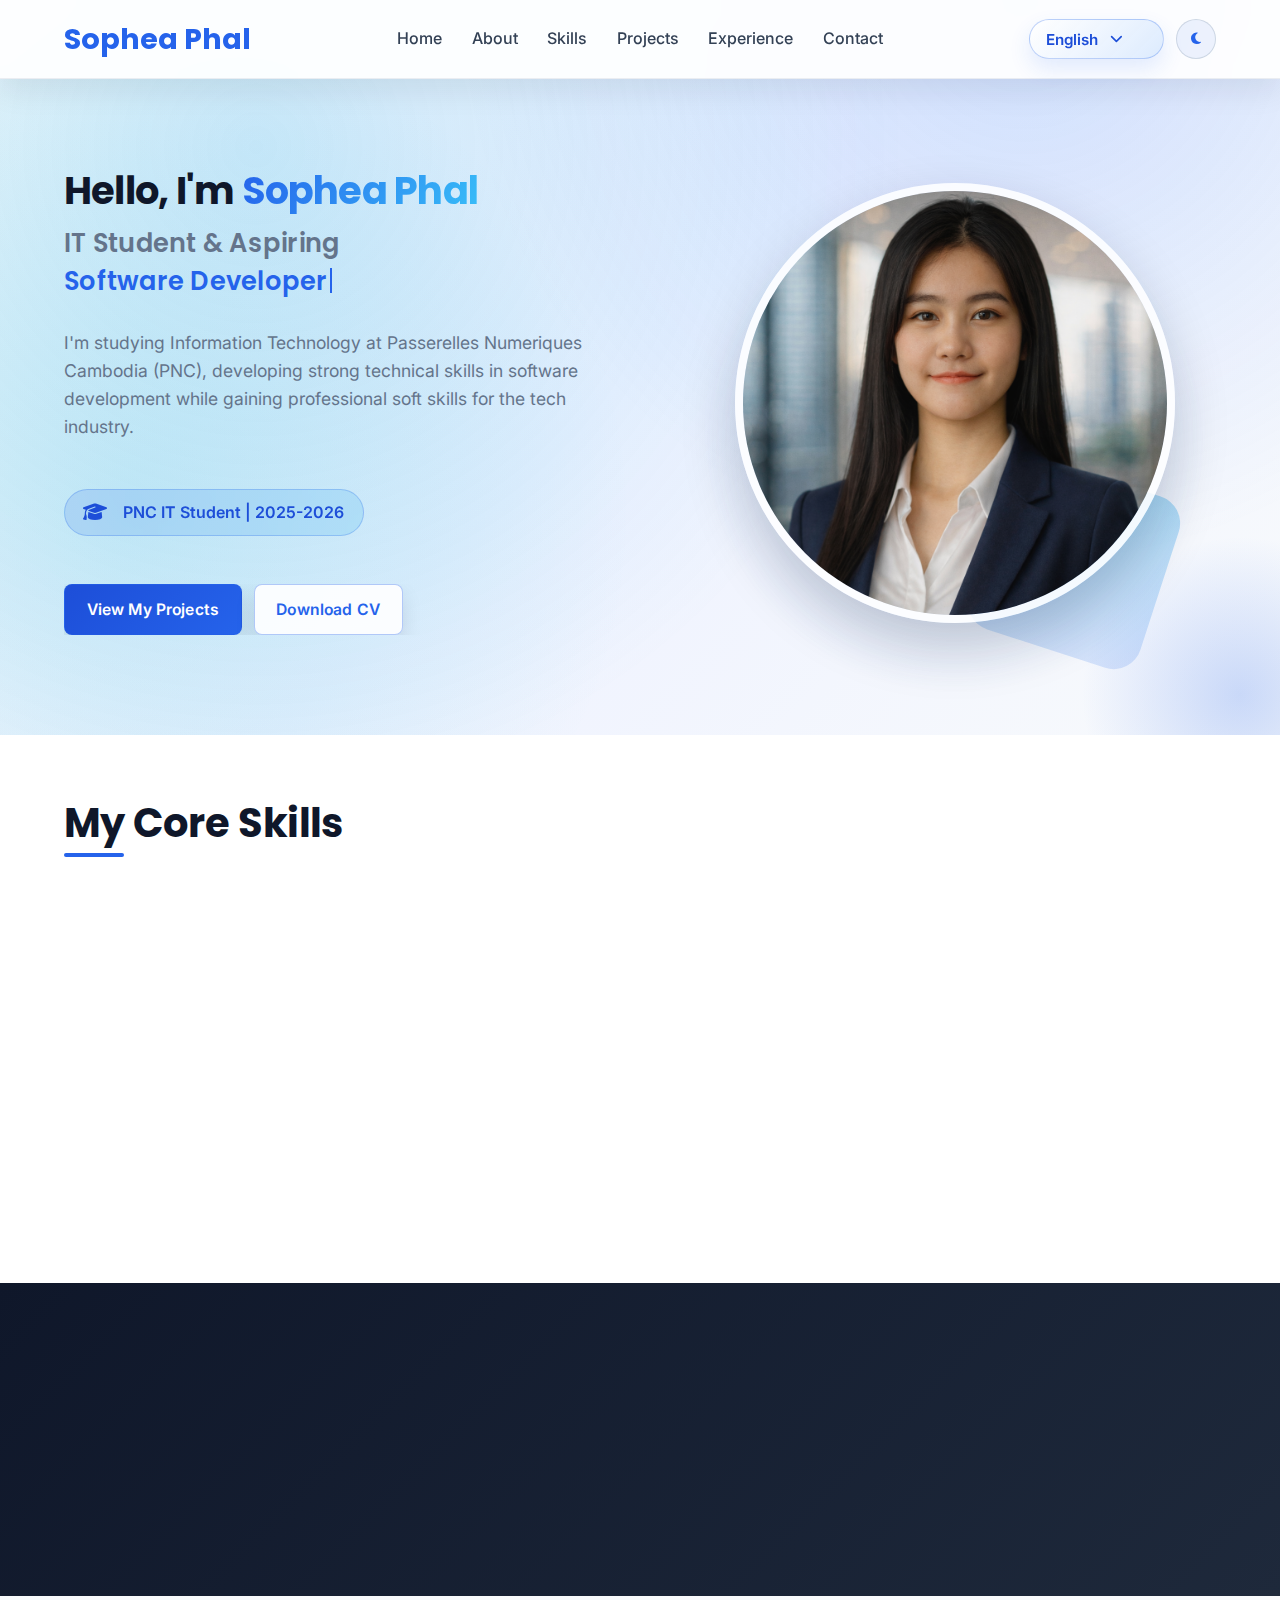
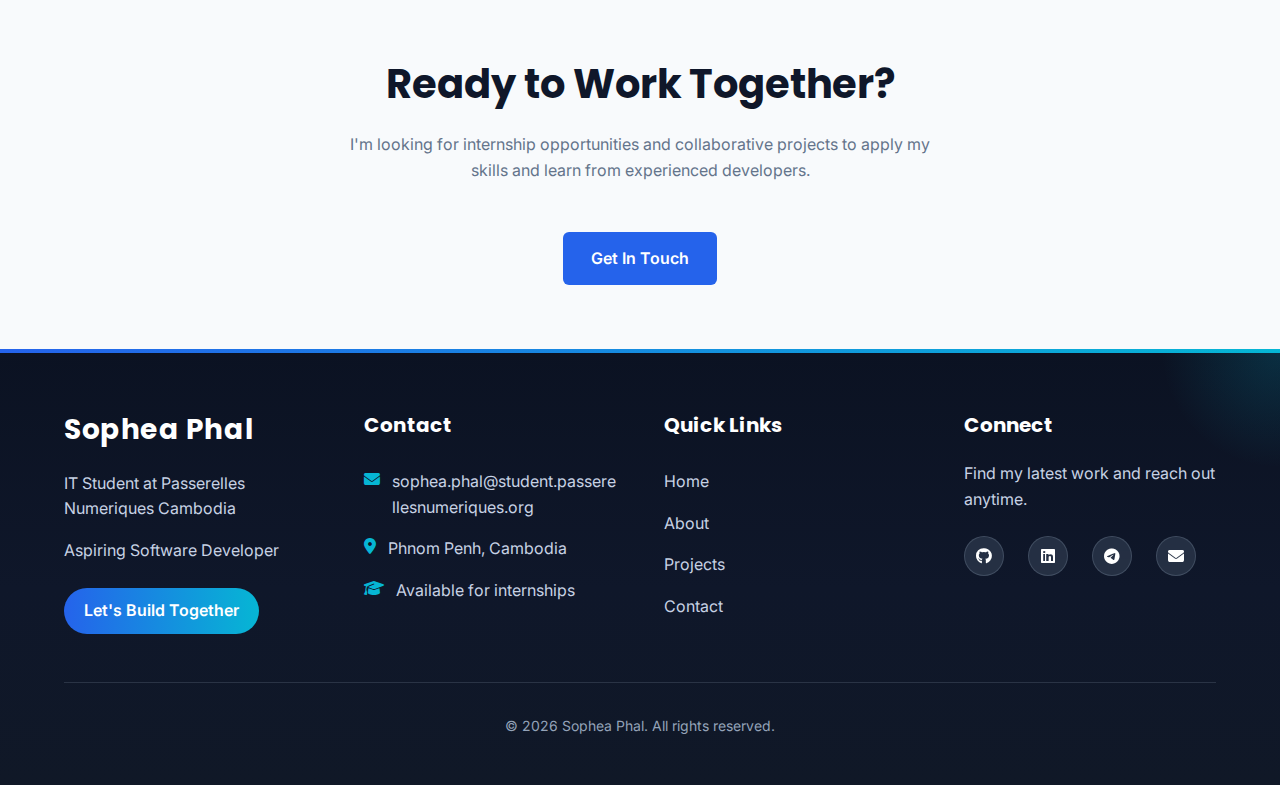
<file: index.html>
<!DOCTYPE html>
<html lang="en">

<head>
    <meta charset="UTF-8">
    <meta name="viewport" content="width=device-width, initial-scale=1.0">
    <title>Sophea Phal - Portfolio</title>
    <!-- Base CSS -->
    <link rel="stylesheet" href="./css/style.css">
    <!-- Page-specific CSS -->
    <link rel="stylesheet" href="./css/home.css">
    <!-- Font Awesome -->
    <link rel="stylesheet" href="https://cdnjs.cloudflare.com/ajax/libs/font-awesome/6.4.0/css/all.min.css">
    <!-- Google Fonts -->
    <link href="https://fonts.googleapis.com/css2?family=Inter:wght@300;400;500;600;700&family=Poppins:wght@400;500;600;700&display=swap" rel="stylesheet">
    <link rel="icon" type="image/svg+xml" href="./image/javascript-favicon.svg">
</head>

<body>
    <!-- Navigation -->
    <nav class="navbar">
        <div class="nav-container">
            <a href="index.html" class="logo">Sophea Phal</a>
            <ul class="nav-menu">
                <li class="nav-item"><a href="#" class="nav-link active" data-i18n="nav.home">Home</a></li>
                <li class="nav-item"><a href="./page/about.html" class="nav-link" data-i18n="nav.about">About</a></li>
                <li class="nav-item"><a href="./page/skills.html" class="nav-link" data-i18n="nav.skills">Skills</a></li>
                <li class="nav-item"><a href="./page/projects.html" class="nav-link" data-i18n="nav.projects">Projects</a></li>
                <li class="nav-item"><a href="./page/experience.html" class="nav-link" data-i18n="nav.experience">Experience</a></li>
                <li class="nav-item"><a href="./page/contact.html" class="nav-link" data-i18n="nav.contact">Contact</a></li>
            </ul>
            <div class="nav-actions">
                <div class="language-switcher">
                    <span class="sr-only" data-i18n="nav.language">Language</span>
                    <button class="language-trigger" type="button" aria-haspopup="listbox" aria-expanded="false">
                        <span class="language-current" data-i18n="nav.option_en">English</span>
                        <i class="fas fa-chevron-down"></i>
                    </button>
                    <div class="language-menu" role="listbox">
                        <button class="language-option" type="button" data-lang="en" data-i18n="nav.option_en">English</button>
                        <button class="language-option" type="button" data-lang="km" data-i18n="nav.option_km">Khmer</button>
                    </div>
                </div>
                <button class="theme-toggle" type="button" aria-label="Toggle dark mode">
                    <i class="fas fa-moon"></i>
                </button>
            </div>
            <button class="hamburger">
                <span class="bar"></span>
                <span class="bar"></span>
                <span class="bar"></span>
            </button>
        </div>
    </nav>

    <!-- Hero Section -->
    <section class="hero">
        <div class="container">
            <div class="hero-container">
                <div class="hero-content">
                    <h1 class="hero-title">Hello, I'm <span class="highlight">Sophea Phal</span></h1>
                    <h2 class="hero-subtitle">
                        <span class="hero-subtitle-prefix" data-i18n="home.hero_prefix">IT Student & Aspiring</span>
                        <span
                            class="hero-role"
                            data-roles-en="Software Developer,Frontend Developer,Backend Developer,UX/UI Designer,DevOps Engineer,Quality Assurance,Prompt Engineer,Database Administrator"
                            data-roles-km="អ្នកអភិវឌ្ឍកម្មវិធី,អ្នកអភិវឌ្ឍ Frontend,អ្នកអភិវឌ្ឍ Backend,អ្នករចនា UX/UI,វិស្វករ DevOps,អ្នកធានាគុណភាព,វិស្វករ Prompt,អ្នកគ្រប់គ្រងមូលដ្ឋានទិន្នន័យ"
                            aria-live="polite"
                        >Software Developer</span>
                    </h2>
                    <p class="hero-description" data-i18n="home.hero_description">I'm studying Information Technology at Passerelles Numeriques Cambodia (PNC), developing strong technical skills in software development while gaining professional soft skills for the tech industry.</p>

                    <div class="student-badge">
                        <i class="fas fa-graduation-cap"></i>
                        <span data-i18n="home.badge">PNC IT Student | 2025-2026</span>
                    </div>

                    <div class="hero-buttons">
                        <a href="./page/projects.html" class="btn btn-primary"><span data-i18n="home.cta_projects">View My Projects</span></a>
                        <!-- <a href="./page/contact.html" class="btn btn-secondary">Contact Me</a> -->
                        <a href="./sophea-CV.pdf" class="btn btn-secondary"><span data-i18n="home.cta_cv">Download CV</span></a>
                    </div>
                </div>
                <div class="hero-image">
                    <img class="my-photo" src="./image/about-me-2.png" alt=""></img>
                    <!-- <div class="avatar-placeholder">
                        <i class="fas fa-laptop-code"></i>
                    </div> -->
                </div>
            </div>
        </div>
    </section>

    <!-- Skills Preview -->
    <section class="skills-preview">
        <div class="container">
            <h2 class="section-title" data-i18n="home.core_skills">My Core Skills</h2>
            <div class="skills-grid">
                <div class="skill-card fade-in">
                    <div class="skill-icon">
                        <i class="fab fa-html5"></i>
                    </div>
                    <h3>Frontend Development</h3>
                    <p>HTML5, CSS3, JavaScript, React</p>
                </div>
                <div class="skill-card fade-in">
                    <div class="skill-icon">
                        <i class="fas fa-server"></i>
                    </div>
                    <h3>Backend Development</h3>
                    <p>Node.js, Express, PHP, MySQL</p>
                </div>
                <div class="skill-card fade-in">
                    <div class="skill-icon">
                        <i class="fas fa-database"></i>
                    </div>
                    <h3>Database Management</h3>
                    <p>MySQL, MongoDB, Database Design</p>
                </div>
                <div class="skill-card fade-in">
                    <div class="skill-icon">
                        <i class="fas fa-tools"></i>
                    </div>
                    <h3>Development Tools</h3>
                    <p>Git, GitHub, VS Code, Docker</p>
                </div>
            </div>
        </div>
    </section>

    <!-- Stats Section -->
    <section class="stats-section">
        <div class="container">
                <div class="stats-grid">
                    <div class="stat-item fade-in">
                        <span class="stat-number" data-target="10" data-suffix="+">0+</span>
                        <span class="stat-label">Projects Completed</span>
                    </div>
                    <div class="stat-item fade-in">
                        <span class="stat-number" data-target="10" data-suffix="+">0+</span>
                        <span class="stat-label">Technologies Learned</span>
                    </div>
                    <div class="stat-item fade-in">
                        <span class="stat-number" data-target="1000" data-suffix="+">0+</span>
                        <span class="stat-label">Hours of Coding</span>
                    </div>
                    <div class="stat-item fade-in">
                        <span class="stat-number" data-target="2">0</span>
                        <span class="stat-label">Years of Study</span>
                    </div>
                </div>
        </div>
    </section>

    <!-- Call to Action -->
    <section class="cta-section">
        <div class="container">
            <div class="cta-content">
                <h2 data-i18n="home.cta_title">Ready to Work Together?</h2>
                <p data-i18n="home.cta_text">I'm looking for internship opportunities and collaborative projects to apply my skills and learn from experienced developers.</p>
                <a href="./page/contact.html" class="btn btn-primary"><span data-i18n="home.cta_contact">Get In Touch</span></a>
            </div>
        </div>
    </section>

    <!-- Footer -->
    <footer class="footer">
        <div class="container">
            <div class="footer-content">
                <div class="footer-info">
                    <h3>Sophea Phal</h3>
                    <p data-i18n="footer.tagline_line1">IT Student at Passerelles Numeriques Cambodia</p>
                    <p data-i18n="footer.tagline_line2">Aspiring Software Developer</p>
                    <div class="footer-cta">
                        <a class="footer-btn" href="./page/contact.html" data-i18n="footer.cta">Let's Build Together</a>
                    </div>
                </div>
                <div class="footer-contact">
                    <h4 data-i18n="footer.contact">Contact</h4>
                    <ul>
                        <li><i class="fas fa-envelope"></i><a href="mailto:sophea.phal@student.passerellesnumeriques.org">sophea.phal@student.passerellesnumeriques.org</a></li>
                        <li><i class="fas fa-location-dot"></i><span data-i18n="footer.location">Phnom Penh, Cambodia</span></li>
                        <li><i class="fas fa-graduation-cap"></i><span data-i18n="footer.available">Available for internships</span></li>
                    </ul>
                </div>
                <div class="footer-links">
                    <h4 data-i18n="footer.quick_links">Quick Links</h4>
                    <ul>
                        <li><a href="./index.html" data-i18n="nav.home">Home</a></li>
                        <li><a href="./page/about.html" data-i18n="nav.about">About</a></li>
                        <li><a href="./page/projects.html" data-i18n="nav.projects">Projects</a></li>
                        <li><a href="./page/contact.html" data-i18n="nav.contact">Contact</a></li>
                    </ul>
                </div>
                <div class="footer-social">
                    <h4 data-i18n="footer.connect">Connect</h4>
                    <p class="footer-note" data-i18n="footer.note">Find my latest work and reach out anytime.</p>
                    <div class="social-icons">
                        <a href="https://github.com/sophea06" target="_blank"><i class="fab fa-github"></i></a>
                        <a href="https://linkedin.com/in/sophea-phal-a73a1034b" target="_blank"><i class="fab fa-linkedin"></i></a>
                        <a href="https://t.me/PheaZaLov3" target="_blank"><i class="fab fa-telegram"></i></a>
                        <a href="mailto:sophea.phal@student.passerellesnumeriques.org"><i class="fas fa-envelope"></i></a>
                    </div>
                </div>
            </div>
            <div class="footer-bottom">
                <p><span data-i18n="footer.rights_prefix">&copy; <span class="current-year">2026</span> Sophea Phal.</span> <span data-i18n="footer.rights_suffix">All rights reserved.</span></p>
            </div>
        </div>
    </footer>

    <!-- JavaScript -->
    <script src="./js/main.js"></script>
</body>

</html>
</file>
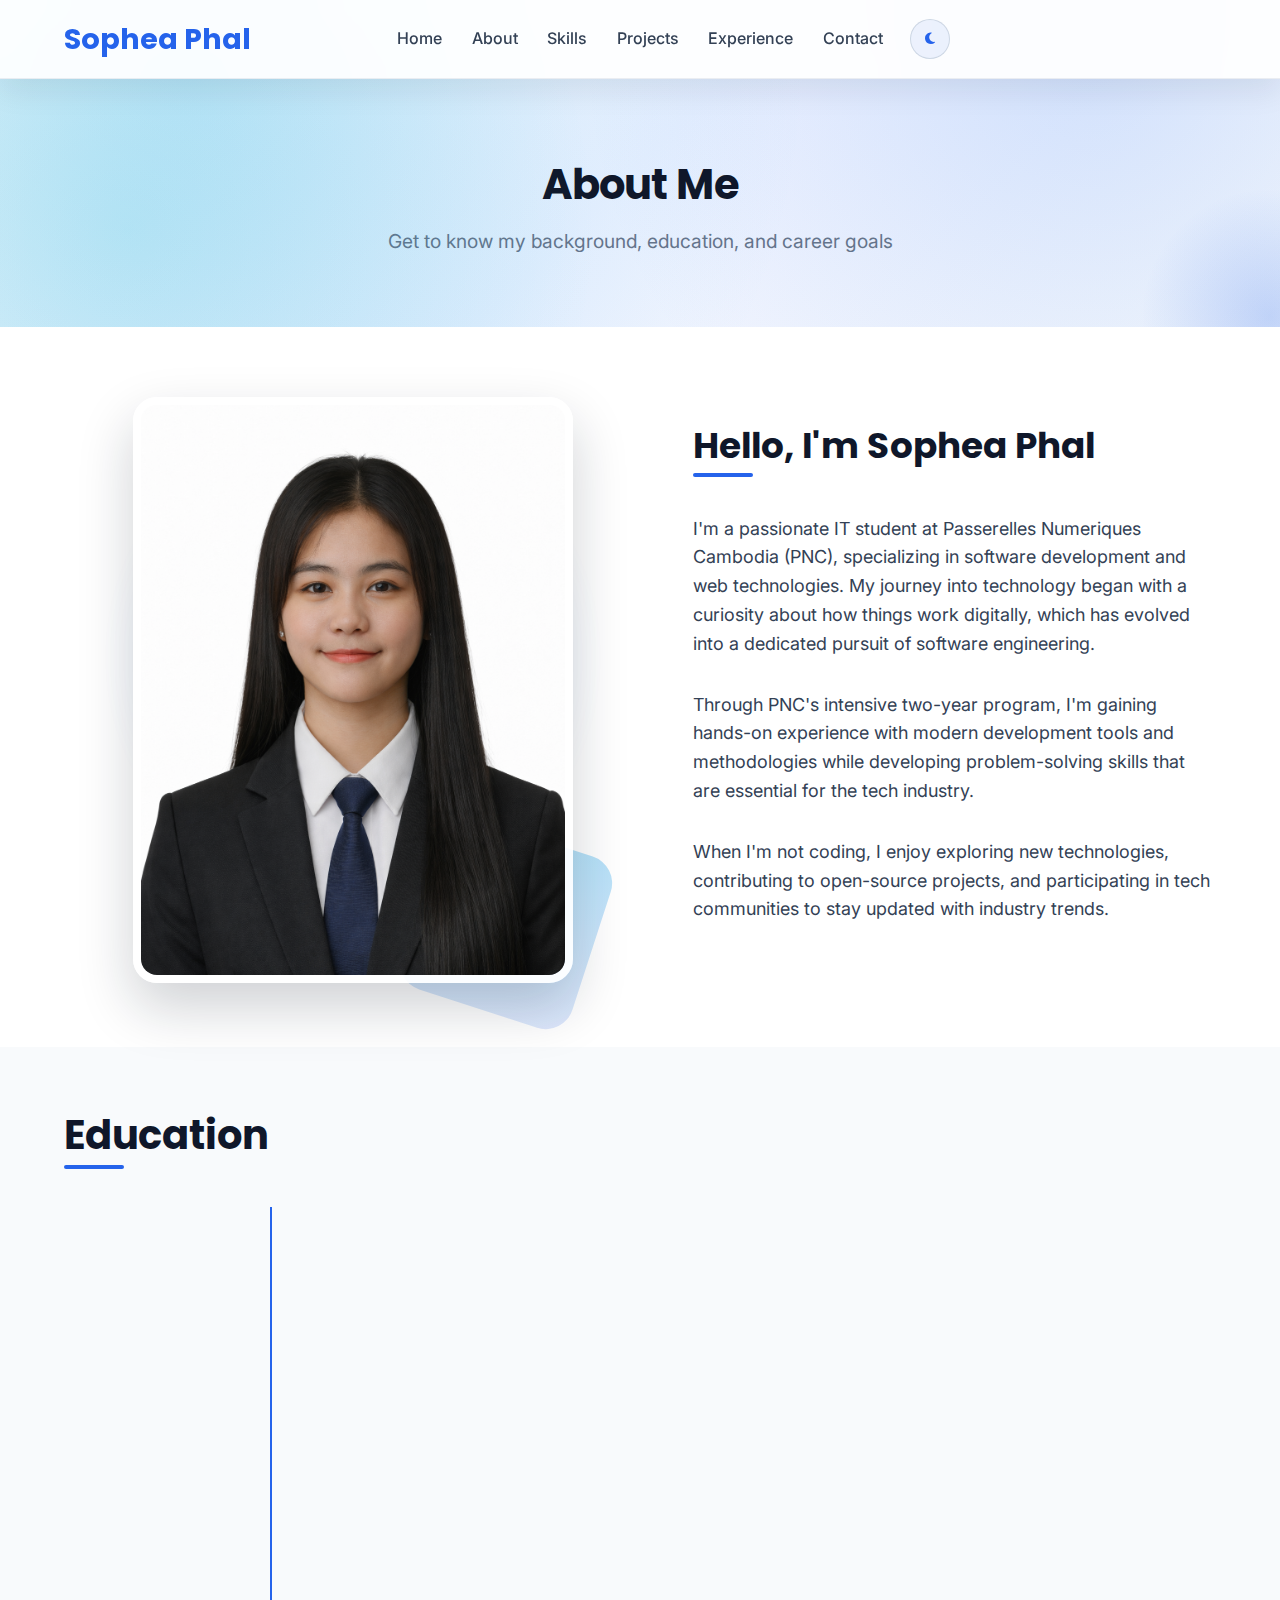
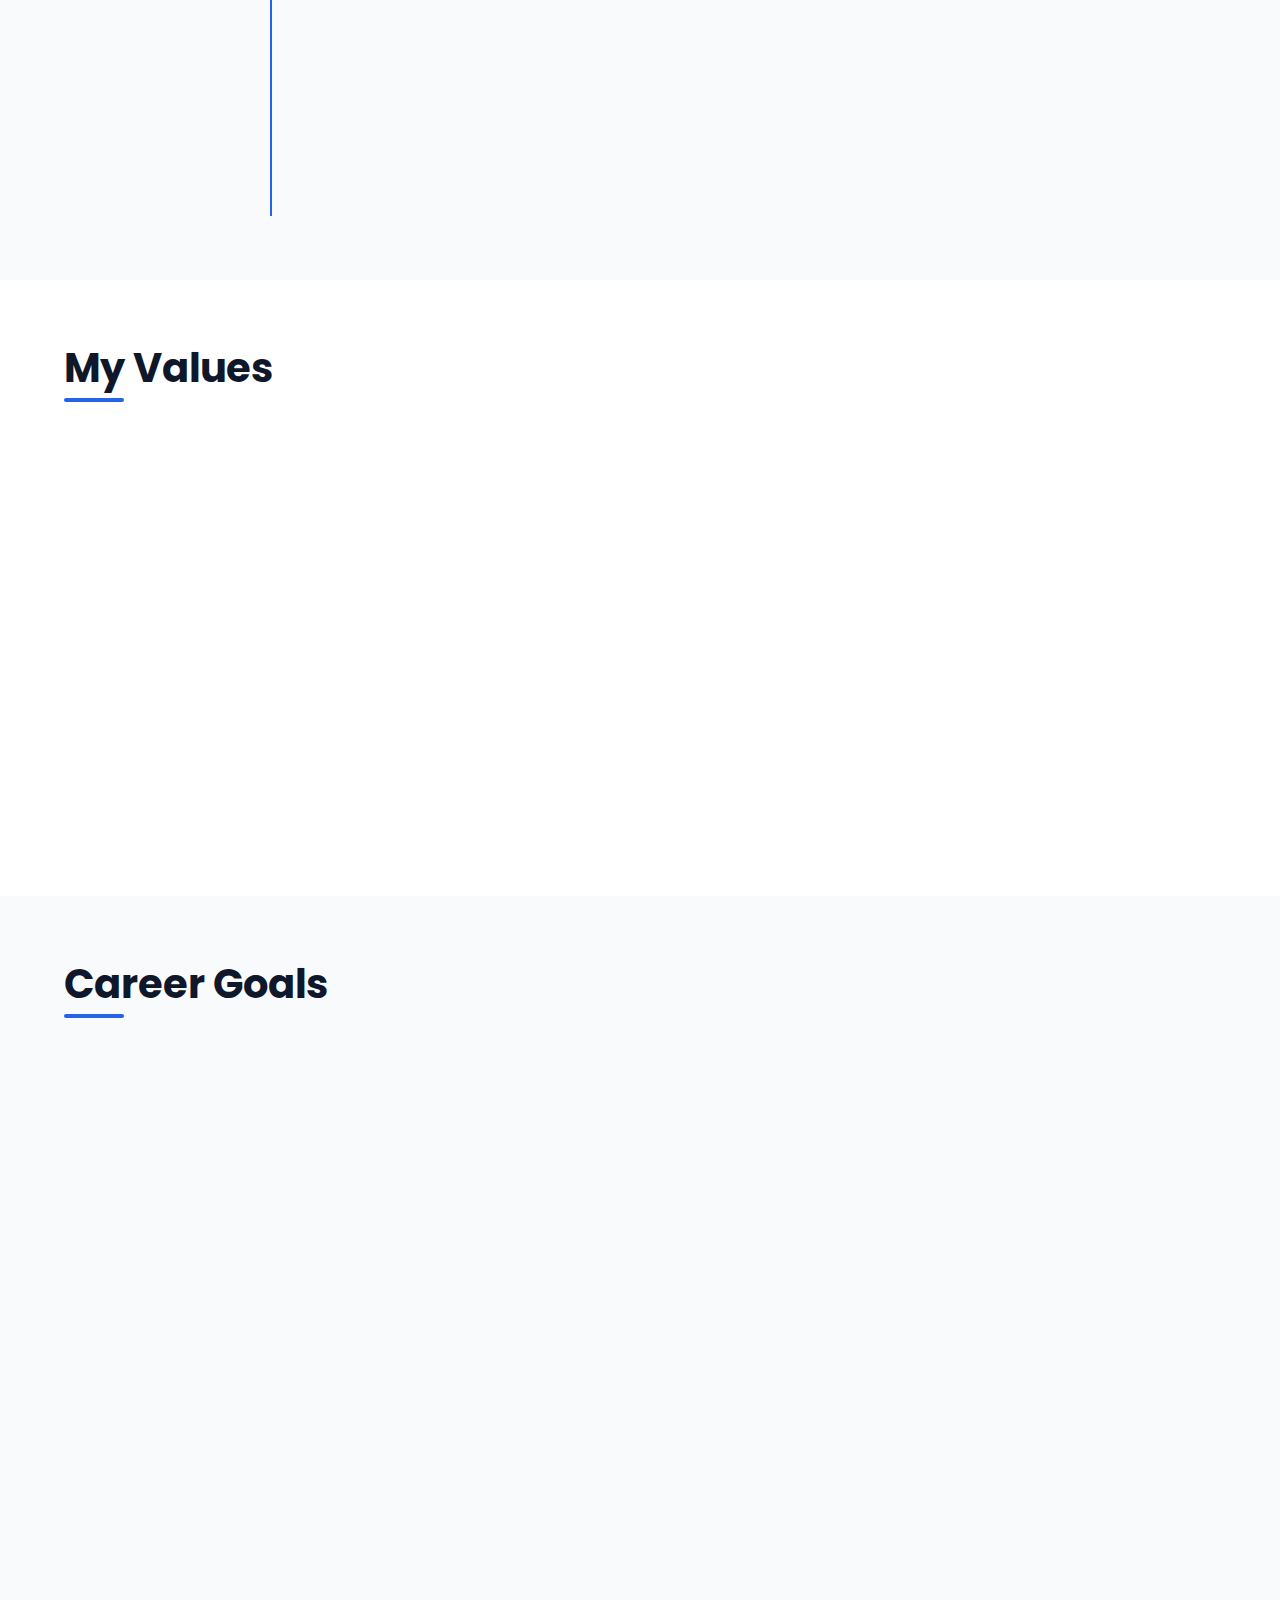
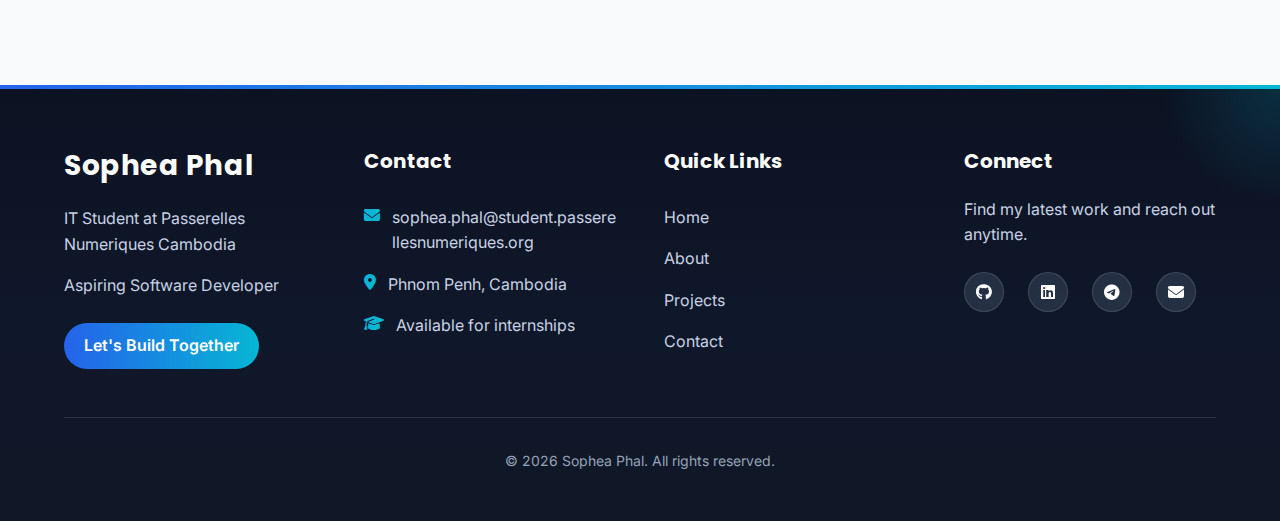
<file: page/about.html>
<!DOCTYPE html>
<html lang="en">

<head>
    <meta charset="UTF-8">
    <meta name="viewport" content="width=device-width, initial-scale=1.0">
    <title>About Me - Sophea Phal</title>
    <!-- Base CSS -->
    <link rel="stylesheet" href="../css/style.css">
    <!-- Page-specific CSS -->
    <link rel="stylesheet" href="../css/about.css">
    <!-- Font Awesome -->
    <link rel="stylesheet" href="https://cdnjs.cloudflare.com/ajax/libs/font-awesome/6.4.0/css/all.min.css">
    <!-- Google Fonts -->
    <link href="https://fonts.googleapis.com/css2?family=Inter:wght@300;400;500;600;700&family=Poppins:wght@400;500;600;700&display=swap" rel="stylesheet">
    <link rel="icon" type="image/x-icon" href="assets/images/favicon.ico">
</head>

<body>
    <!-- Navigation -->
    <nav class="navbar">
        <div class="nav-container">
            <a href="../index.html" class="logo">Sophea Phal</a>
            <ul class="nav-menu">
                <li class="nav-item"><a href="../index.html" class="nav-link">Home</a></li>
                <li class="nav-item"><a href="#" class="nav-link active">About</a></li>
                <li class="nav-item"><a href="./skills.html" class="nav-link">Skills</a></li>
                <li class="nav-item"><a href="./projects.html" class="nav-link">Projects</a></li>
                <li class="nav-item"><a href="./experience.html" class="nav-link">Experience</a></li>
                <li class="nav-item"><a href="./contact.html" class="nav-link">Contact</a></li>
            </ul>
            <button class="theme-toggle" type="button" aria-label="Toggle dark mode">
                <i class="fas fa-moon"></i>
            </button>
            <button class="hamburger">
                <span class="bar"></span>
                <span class="bar"></span>
                <span class="bar"></span>
            </button>
        </div>
    </nav>

    <!-- Page Hero -->
    <section class="page-hero">
        <div class="container">
            <h1 class="page-title">About Me</h1>
            <p class="page-subtitle">Get to know my background, education, and career goals</p>
        </div>
    </section>

    <!-- About Content -->
    <section class="about-section">
        <div class="container">
            <div class="about-content">
                <div class="about-image">
                    <img class="about-photo" src="../image/about-me-1.png" alt="">
                    <!-- <div class="profile-image">
                        <i class="fas fa-user-tie"></i>
                    </div> -->
                </div>
                <div class="about-text">
                    <h2 class="section-title">Hello, I'm Sophea Phal</h2>
                    <p>I'm a passionate IT student at Passerelles Numeriques Cambodia (PNC), specializing in software development and web technologies. My journey into technology began with a curiosity about how things work digitally, which has evolved into
                        a dedicated pursuit of software engineering.</p>
                    <p>Through PNC's intensive two-year program, I'm gaining hands-on experience with modern development tools and methodologies while developing problem-solving skills that are essential for the tech industry.</p>
                    <p>When I'm not coding, I enjoy exploring new technologies, contributing to open-source projects, and participating in tech communities to stay updated with industry trends.</p>
                </div>
            </div>
        </div>
    </section>

    <!-- Education -->
    <section class="education-section">
        <div class="container">
            <h2 class="section-title center">Education</h2>
            <div class="education-timeline">
                <div class="education-item fade-in">
                    <div class="education-dot"></div>
                    <div class="education-content">
                        <div class="education-year">2025 - Present</div>
                        <h3 class="education-title">IT Diploma Program</h3>
                        <p class="education-institution">Passerelles Numeriques Cambodia (PNC)</p>
                        <p>Intensive two-year program focusing on software development, web technologies, database management, and professional skills development.</p>
                        <ul class="coursework">
                            <li>Programming Fundamentals (Python)</li>
                            <li>Web Development (HTML/CSS, JavaScript, PHP)</li>
                            <li>Database Management Systems</li>
                            <li>Software Engineering Principles</li>
                        </ul>
                    </div>
                </div>

                <div class="education-item fade-in">
                    <div class="education-dot"></div>
                    <div class="education-content">
                        <div class="education-year">2021 - 2024</div>
                        <h3 class="education-title">High School Diploma</h3>
                        <p class="education-institution">Hun Sen Kampongleang High School</p>
                        <p>Graduated with focus on science and mathematics, developing strong analytical and problem-solving skills.</p>
                    </div>
                </div>
            </div>
        </div>
    </section>

    <!-- Values -->
    <section class="values-section">
        <div class="container">
            <h2 class="section-title center">My Values</h2>
            <div class="values-grid">
                <div class="value-card fade-in">
                    <div class="value-icon">
                        <i class="fas fa-lightbulb"></i>
                    </div>
                    <h3>Continuous Learning</h3>
                    <p>Always seeking to learn new technologies and improve my skills through practice and exploration.</p>
                </div>
                <div class="value-card fade-in">
                    <div class="value-icon">
                        <i class="fas fa-handshake"></i>
                    </div>
                    <h3>Collaboration</h3>
                    <p>Believing in the power of teamwork and open communication to achieve better results.</p>
                </div>
                <div class="value-card fade-in">
                    <div class="value-icon">
                        <i class="fas fa-bullseye"></i>
                    </div>
                    <h3>Quality Focus</h3>
                    <p>Committed to writing clean, efficient, and maintainable code that solves real problems.</p>
                </div>
            </div>
        </div>
    </section>

    <!-- Career Goals -->
    <section class="goals-section">
        <div class="container">
            <h2 class="section-title center">Career Goals</h2>
            <div class="goals-container">
                <div class="goal-item fade-in">
                    <div class="goal-icon">
                        <i class="fas fa-graduation-cap"></i>
                    </div>
                    <div class="goal-content">
                        <h3>Complete PNC Program</h3>
                        <p>Successfully graduate from Passerelles Numeriques Cambodia with strong technical skills and professional readiness, building a portfolio of meaningful projects.</p>
                    </div>
                </div>

                <div class="goal-item fade-in">
                    <div class="goal-icon">
                        <i class="fas fa-briefcase"></i>
                    </div>
                    <div class="goal-content">
                        <h3>Software Development Internship</h3>
                        <p>Secure a software development internship to gain real-world experience working on production code and understanding industry workflows.</p>
                    </div>
                </div>

                <div class="goal-item fade-in">
                    <div class="goal-icon">
                        <i class="fas fa-rocket"></i>
                    </div>
                    <div class="goal-content">
                        <h3>Junior Developer Role</h3>
                        <p>Begin my career as a Junior Software Developer, contributing to meaningful projects while continuing to grow professionally.</p>
                    </div>
                </div>
            </div>
        </div>
    </section>

    <!-- Footer -->
    <footer class="footer">
        <div class="container">
            <div class="footer-content">
                <div class="footer-info">
                    <h3>Sophea Phal</h3>
                    <p>IT Student at Passerelles Numeriques Cambodia</p>
                    <p>Aspiring Software Developer</p>
                    <div class="footer-cta">
                        <a class="footer-btn" href="./contact.html">Let's Build Together</a>
                    </div>
                </div>
                <div class="footer-contact">
                    <h4>Contact</h4>
                    <ul>
                        <li><i class="fas fa-envelope"></i><a href="mailto:sophea.phal@student.passerellesnumeriques.org">sophea.phal@student.passerellesnumeriques.org</a></li>
                        <li><i class="fas fa-location-dot"></i><span>Phnom Penh, Cambodia</span></li>
                        <li><i class="fas fa-graduation-cap"></i><span>Available for internships</span></li>
                    </ul>
                </div>
                <div class="footer-links">
                    <h4>Quick Links</h4>
                    <ul>
                        <li><a href="../index.html">Home</a></li>
                        <li><a href="./about.html">About</a></li>
                        <li><a href="./projects.html">Projects</a></li>
                        <li><a href="./contact.html">Contact</a></li>
                    </ul>
                </div>
                <div class="footer-social">
                    <h4>Connect</h4>
                    <p class="footer-note">Find my latest work and reach out anytime.</p>
                    <div class="social-icons">
                        <a href="https://github.com/sophea06" target="_blank"><i class="fab fa-github"></i></a>
                        <a href="https://linkedin.com/in/sophea-phal-a73a1034b" target="_blank"><i class="fab fa-linkedin"></i></a>
                        <a href="https://t.me/PheaZaLov3" target="_blank"><i class="fab fa-telegram"></i></a>
                        <a href="mailto:sophea.phal@student.passerellesnumeriques.org"><i class="fas fa-envelope"></i></a>
                    </div>
                </div>
            </div>
            <div class="footer-bottom">
                <p>&copy; <span class="current-year">2026</span> Sophea Phal. All rights reserved.</p>
            </div>
        </div>
    </footer>

    <!-- JavaScript -->
    <script src="../js/main.js"></script>
</body>

</html>
</file>
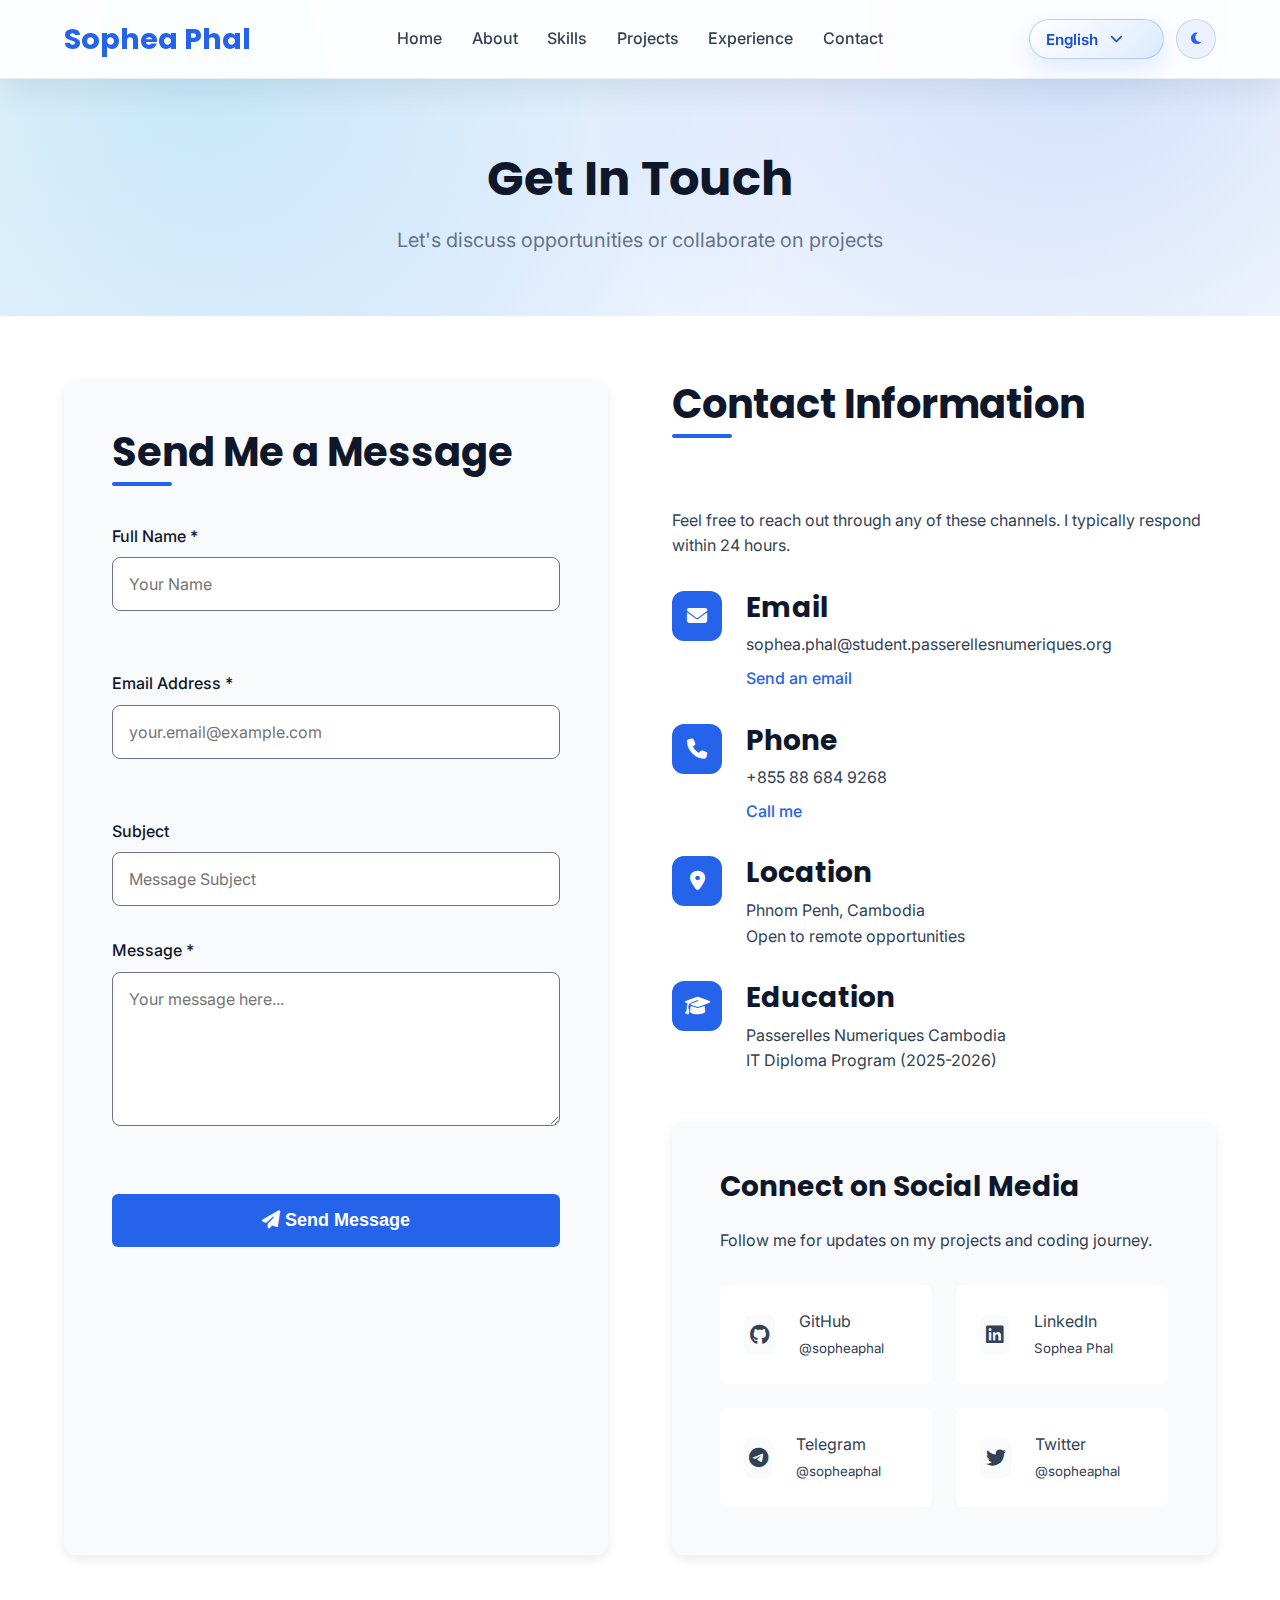
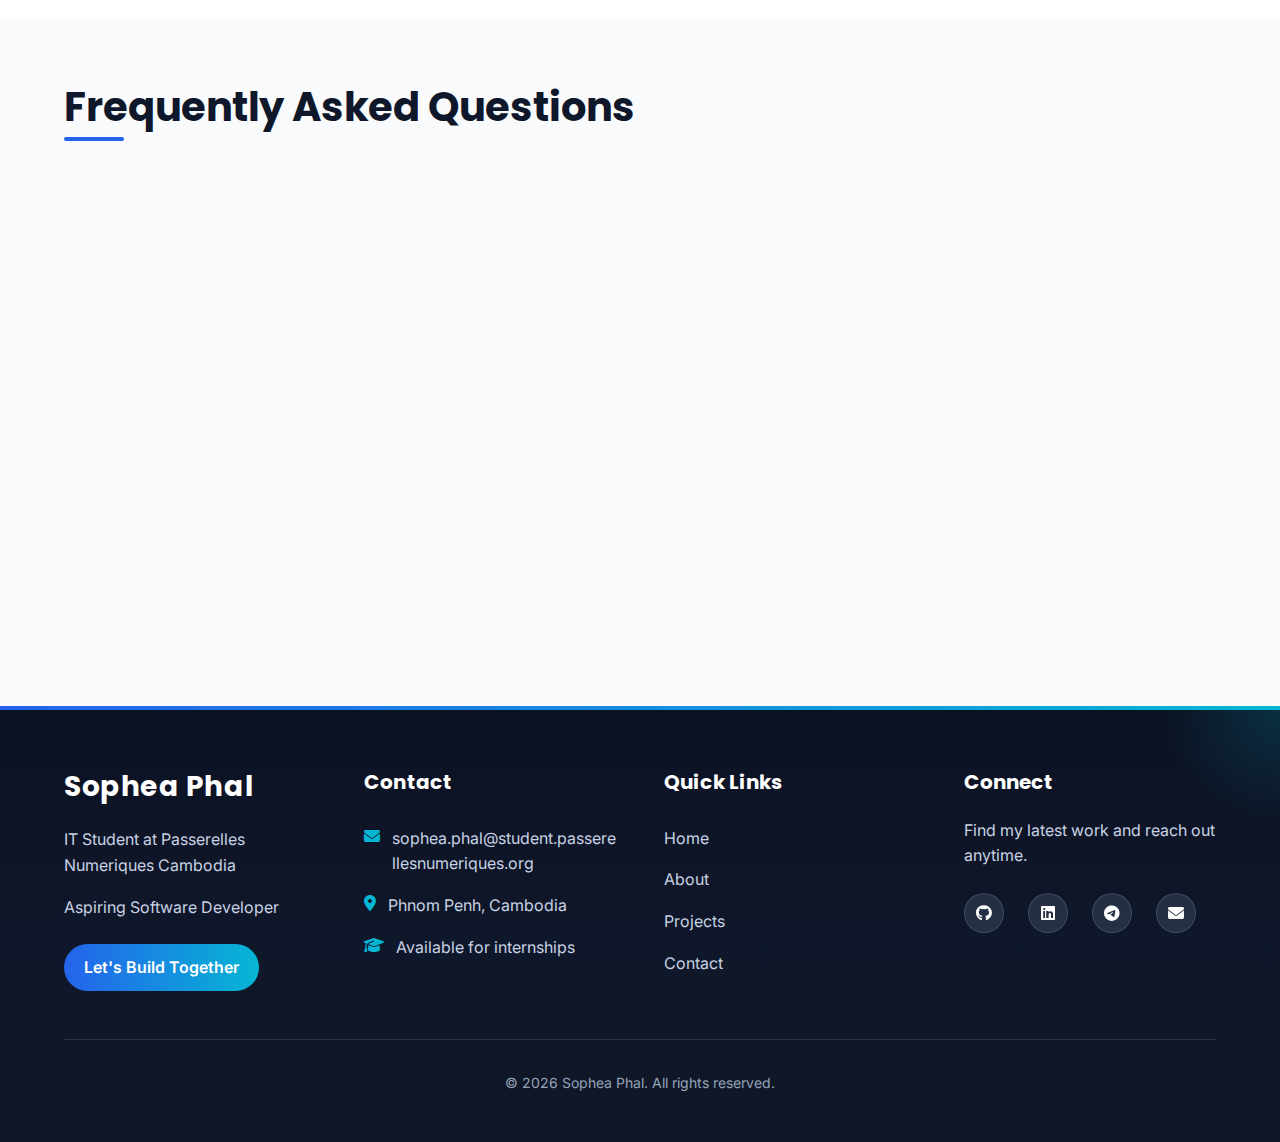
<file: page/contact.html>
<!DOCTYPE html>
<html lang="en">

<head>
    <meta charset="UTF-8">
    <meta name="viewport" content="width=device-width, initial-scale=1.0">
    <title>Contact - Sophea Phal</title>
    <!-- Base CSS -->
    <link rel="stylesheet" href="../css/style.css">
    <!-- Page-specific CSS -->
    <link rel="stylesheet" href="../css/contact.css">
    <!-- Font Awesome -->
    <link rel="stylesheet" href="https://cdnjs.cloudflare.com/ajax/libs/font-awesome/6.4.0/css/all.min.css">
    <!-- Google Fonts -->
    <link href="https://fonts.googleapis.com/css2?family=Inter:wght@300;400;500;600;700&family=Poppins:wght@400;500;600;700&display=swap" rel="stylesheet">
    <link rel="icon" type="image/svg+xml" href="../image/javascript-favicon.svg">
</head>

<body>
    <!-- Navigation -->
    <nav class="navbar">
        <div class="nav-container">
            <a href="../index.html" class="logo">Sophea Phal</a>
            <ul class="nav-menu">
                <li class="nav-item"><a href="../index.html" class="nav-link" data-i18n="nav.home">Home</a></li>
                <li class="nav-item"><a href="./about.html" class="nav-link" data-i18n="nav.about">About</a></li>
                <li class="nav-item"><a href="./skills.html" class="nav-link" data-i18n="nav.skills">Skills</a></li>
                <li class="nav-item"><a href="./projects.html" class="nav-link" data-i18n="nav.projects">Projects</a></li>
                <li class="nav-item"><a href="./experience.html" class="nav-link" data-i18n="nav.experience">Experience</a></li>
                <li class="nav-item"><a href="#" class="nav-link active" data-i18n="nav.contact">Contact</a></li>
            </ul>
            <div class="nav-actions">
                <div class="language-switcher">
                    <span class="sr-only" data-i18n="nav.language">Language</span>
                    <button class="language-trigger" type="button" aria-haspopup="listbox" aria-expanded="false">
                        <span class="language-current" data-i18n="nav.option_en">English</span>
                        <i class="fas fa-chevron-down"></i>
                    </button>
                    <div class="language-menu" role="listbox">
                        <button class="language-option" type="button" data-lang="en" data-i18n="nav.option_en">English</button>
                        <button class="language-option" type="button" data-lang="km" data-i18n="nav.option_km">Khmer</button>
                    </div>
                </div>
                <button class="theme-toggle" type="button" aria-label="Toggle dark mode">
                    <i class="fas fa-moon"></i>
                </button>
            </div>
            <button class="hamburger">
                <span class="bar"></span>
                <span class="bar"></span>
                <span class="bar"></span>
            </button>
        </div>
    </nav>

    <!-- Page Hero -->
    <section class="page-hero">
        <div class="container">
            <h1 class="page-title" data-i18n="contact.page_title">Get In Touch</h1>
            <p class="page-subtitle" data-i18n="contact.page_subtitle">Let's discuss opportunities or collaborate on projects</p>
        </div>
    </section>

    <!-- Contact Container -->
    <section class="contact-section">
        <div class="container">
            <div class="contact-container">
                <!-- Contact Form -->
                <div class="contact-form-container fade-in">
                    <h2 class="section-title" data-i18n="contact.form_title">Send Me a Message</h2>
                    <form id="contactForm" class="cyber-form">
                        <div class="form-group">
                            <label for="name" data-i18n="contact.label_name">Full Name *</label>
                            <input type="text" id="name" name="name" placeholder="Your Name" data-i18n-placeholder="contact.placeholder_name" required>
                            <div class="error-message" id="nameError"></div>
                        </div>

                        <div class="form-group">
                            <label for="email" data-i18n="contact.label_email">Email Address *</label>
                            <input type="email" id="email" name="email" placeholder="your.email@example.com" data-i18n-placeholder="contact.placeholder_email" required>
                            <div class="error-message" id="emailError"></div>
                        </div>

                        <div class="form-group">
                            <label for="subject" data-i18n="contact.label_subject">Subject</label>
                            <input type="text" id="subject" name="subject" placeholder="Message Subject" data-i18n-placeholder="contact.placeholder_subject">
                        </div>

                        <div class="form-group">
                            <label for="message" data-i18n="contact.label_message">Message *</label>
                            <textarea id="message" name="message" rows="6" placeholder="Your message here..." data-i18n-placeholder="contact.placeholder_message" required></textarea>
                            <div class="error-message" id="messageError"></div>
                        </div>

                        <button type="submit" class="btn btn-primary btn-full">
                            <i class="fas fa-paper-plane"></i> <span data-i18n="contact.send_message">Send Message</span>
                        </button>

                        <div id="formMessage" class="form-message"></div>
                    </form>
                </div>

                <!-- Contact Information -->
                <div class="contact-info-container fade-in">
                    <div class="contact-methods">
                        <h2 class="section-title" data-i18n="contact.info_title">Contact Information</h2>
                        <p class="contact-description" data-i18n="contact.info_desc">Feel free to reach out through any of these channels. I typically respond within 24 hours.</p>

                        <div class="contact-method">
                            <div class="contact-icon">
                                <i class="fas fa-envelope"></i>
                            </div>
                            <div class="contact-details">
                                <h3 data-i18n="contact.method_email">Email</h3>
                                <p>sophea.phal@student.passerellesnumeriques.org</p>
                                <a href="mailto:sophea.phal@student.passerellesnumeriques.org" class="contact-link" data-i18n="contact.email_cta">Send an email</a>
                            </div>
                        </div>

                        <div class="contact-method">
                            <div class="contact-icon">
                                <i class="fas fa-phone"></i>
                            </div>
                            <div class="contact-details">
                                <h3 data-i18n="contact.method_phone">Phone</h3>
                                <p>+855 88 684 9268</p>
                                <a href="tel:+85512345678" class="contact-link" data-i18n="contact.phone_cta">Call me</a>
                            </div>
                        </div>

                        <div class="contact-method">
                            <div class="contact-icon">
                                <i class="fas fa-map-marker-alt"></i>
                            </div>
                            <div class="contact-details">
                                <h3 data-i18n="contact.method_location">Location</h3>
                                <p data-i18n="contact.location_text">Phnom Penh, Cambodia</p>
                                <p data-i18n="contact.location_note">Open to remote opportunities</p>
                            </div>
                        </div>

                        <div class="contact-method">
                            <div class="contact-icon">
                                <i class="fas fa-graduation-cap"></i>
                            </div>
                            <div class="contact-details">
                                <h3 data-i18n="contact.method_education">Education</h3>
                                <p>Passerelles Numeriques Cambodia</p>
                                <p data-i18n="contact.education_program">IT Diploma Program (2025-2026)</p>
                            </div>
                        </div>
                    </div>

                    <!-- Social Links -->
                    <div class="contact-social">
                        <h3 data-i18n="contact.social_title">Connect on Social Media</h3>
                        <p data-i18n="contact.social_desc">Follow me for updates on my projects and coding journey.</p>
                        <div class="social-links">
                            <a href="https://github.com/sophea06" target="_blank" class="social-link-item">
                                <div class="social-link-icon">
                                    <i class="fab fa-github"></i>
                                </div>
                                <div class="social-link-text">
                                    <span>GitHub</span>
                                    <small>@sopheaphal</small>
                                </div>
                            </a>
                            <a href="https://linkedin.com/in/sophea-phal-a73a1034b" target="_blank" class="social-link-item">
                                <div class="social-link-icon">
                                    <i class="fab fa-linkedin"></i>
                                </div>
                                <div class="social-link-text">
                                    <span>LinkedIn</span>
                                    <small>Sophea Phal</small>
                                </div>
                            </a>
                            <a href="https://t.me/PheaZaLov3" target="_blank" class="social-link-item">
                                <div class="social-link-icon">
                                    <i class="fab fa-telegram"></i>
                                </div>
                                <div class="social-link-text">
                                    <span>Telegram</span>
                                    <small>@sopheaphal</small>
                                </div>
                            </a>
                            <a href="https://twitter.com" target="_blank" class="social-link-item">
                                <div class="social-link-icon">
                                    <i class="fab fa-twitter"></i>
                                </div>
                                <div class="social-link-text">
                                    <span>Twitter</span>
                                    <small>@sopheaphal</small>
                                </div>
                            </a>
                        </div>
                    </div>
                </div>
            </div>
        </div>
    </section>

    <!-- FAQ Section -->
    <section class="faq-section">
        <div class="container">
            <h2 class="section-title center" data-i18n="contact.faq_title">Frequently Asked Questions</h2>
            <div class="faq-container">
                <div class="faq-item fade-in">
                    <div class="faq-question">
                        <span data-i18n="contact.faq1_q">Are you available for internships?</span>
                        <i class="fas fa-chevron-down"></i>
                    </div>
                    <div class="faq-answer">
                        <p data-i18n="contact.faq1_a">Yes! As a PNC IT student, I'm actively seeking internship opportunities for 2026. I'm available for both part-time during the semester and full-time during breaks.</p>
                    </div>
                </div>
                <div class="faq-item fade-in">
                    <div class="faq-question">
                        <span data-i18n="contact.faq2_q">What types of projects do you take on?</span>
                        <i class="fas fa-chevron-down"></i>
                    </div>
                    <div class="faq-answer">
                        <p data-i18n="contact.faq2_a">I specialize in web development projects but also take on full-stack applications. This includes websites, web applications, landing pages, and e-commerce solutions.</p>
                    </div>
                </div>
                <div class="faq-item fade-in">
                    <div class="faq-question">
                        <span data-i18n="contact.faq3_q">What's your expected graduation date?</span>
                        <i class="fas fa-chevron-down"></i>
                    </div>
                    <div class="faq-answer">
                        <p data-i18n="contact.faq3_a">I'm on track to graduate from Passerelles Numeriques Cambodia in December 2026 with an IT Diploma focusing on software development.</p>
                    </div>
                </div>
                <div class="faq-item fade-in">
                    <div class="faq-question">
                        <span data-i18n="contact.faq4_q">Do you work remotely or on-site?</span>
                        <i class="fas fa-chevron-down"></i>
                    </div>
                    <div class="faq-answer">
                        <p data-i18n="contact.faq4_a">I'm open to both remote and on-site opportunities. For remote work, I'm experienced with collaboration tools and have a dedicated workspace.</p>
                    </div>
                </div>
            </div>
        </div>
    </section>

    <!-- Location -->
    <!-- <section class="location-section">
        <div class="container">
            <h2 class="section-title center">Based in Cambodia</h2>
            <p class="section-subtitle">Currently studying in Phnom Penh, open to opportunities nationwide and remote positions.</p>
            <div class="map-placeholder">
                <i class="fas fa-map-marked-alt"></i>
                <span>Phnom Penh, Cambodia</span>
                <iframe src="https://www.google.com/maps/embed?pb=!1m28!1m12!1m3!1d15635.84971671619!2d104.8781602!3d11.55455115!2m3!1f0!2f0!3f0!3m2!1i1024!2i768!4f13.1!4m13!3e6!4m5!1s0x310951add5e2cd81%3A0x171e0b69c7c6f7ba!2sPasserelles%20num%C3%A9riques%20Cambodia%20(PNC)%2C%20BP%20511%2C%20Phum%20Tropeang%20Chhuk%20(Borey%20Sorla)%20Sangtak%2C%20Street%20371%2C%20Phnom%20Penh!3m2!1d11.5508598!2d104.88308359999999!4m5!1s0x310951add5e2cd81%3A0x171e0b69c7c6f7ba!2sPasserelles%20num%C3%A9riques%20Cambodia%20(PNC)%2C%20BP%20511%2C%20Phum%20Tropeang%20Chhuk%20(Borey%20Sorla)%20Sangtak%2C%20Street%20371%2C%20Phnom%20Penh!3m2!1d11.5508598!2d104.88308359999999!5e0!3m2!1sen!2skh!4v1770278925312!5m2!1sen!2skh" width="600" height="450" style="border:0;" allowfullscreen="" loading="lazy" referrerpolicy="no-referrer-when-downgrade"></iframe>
            </div>
        </div>
    </section> -->
    <!-- Footer -->
    <footer class="footer">
        <div class="container">
            <div class="footer-content">
                <div class="footer-info">
                    <h3>Sophea Phal</h3>
                    <p data-i18n="footer.tagline_line1">IT Student at Passerelles Numeriques Cambodia</p>
                    <p data-i18n="footer.tagline_line2">Aspiring Software Developer</p>
                    <div class="footer-cta">
                        <a class="footer-btn" href="./contact.html" data-i18n="footer.cta">Let's Build Together</a>
                    </div>
                </div>
                <div class="footer-contact">
                    <h4 data-i18n="footer.contact">Contact</h4>
                    <ul>
                        <li><i class="fas fa-envelope"></i><a href="mailto:sophea.phal@student.passerellesnumeriques.org">sophea.phal@student.passerellesnumeriques.org</a></li>
                        <li><i class="fas fa-location-dot"></i><span data-i18n="footer.location">Phnom Penh, Cambodia</span></li>
                        <li><i class="fas fa-graduation-cap"></i><span data-i18n="footer.available">Available for internships</span></li>
                    </ul>
                </div>
                <div class="footer-links">
                    <h4 data-i18n="footer.quick_links">Quick Links</h4>
                    <ul>
                        <li><a href="../index.html" data-i18n="nav.home">Home</a></li>
                        <li><a href="./about.html" data-i18n="nav.about">About</a></li>
                        <li><a href="./projects.html" data-i18n="nav.projects">Projects</a></li>
                        <li><a href="./contact.html" data-i18n="nav.contact">Contact</a></li>
                    </ul>
                </div>
                <div class="footer-social">
                    <h4 data-i18n="footer.connect">Connect</h4>
                    <p class="footer-note" data-i18n="footer.note">Find my latest work and reach out anytime.</p>
                    <div class="social-icons">
                        <a href="https://github.com/sophea06" target="_blank"><i class="fab fa-github"></i></a>
                        <a href="https://linkedin.com/in/sophea-phal-a73a1034b" target="_blank"><i class="fab fa-linkedin"></i></a>
                        <a href="https://t.me/PheaZaLov3" target="_blank"><i class="fab fa-telegram"></i></a>
                        <a href="mailto:sophea.phal@student.passerellesnumeriques.org"><i class="fas fa-envelope"></i></a>
                    </div>
                </div>
            </div>
            <div class="footer-bottom">
                <p><span data-i18n="footer.rights_prefix">&copy; <span class="current-year">2026</span> Sophea Phal.</span> <span data-i18n="footer.rights_suffix">All rights reserved.</span></p>
            </div>
        </div>
    </footer>

    <!-- JavaScript -->
    <script src="../js/main.js"></script>
</body>

</html>
</file>
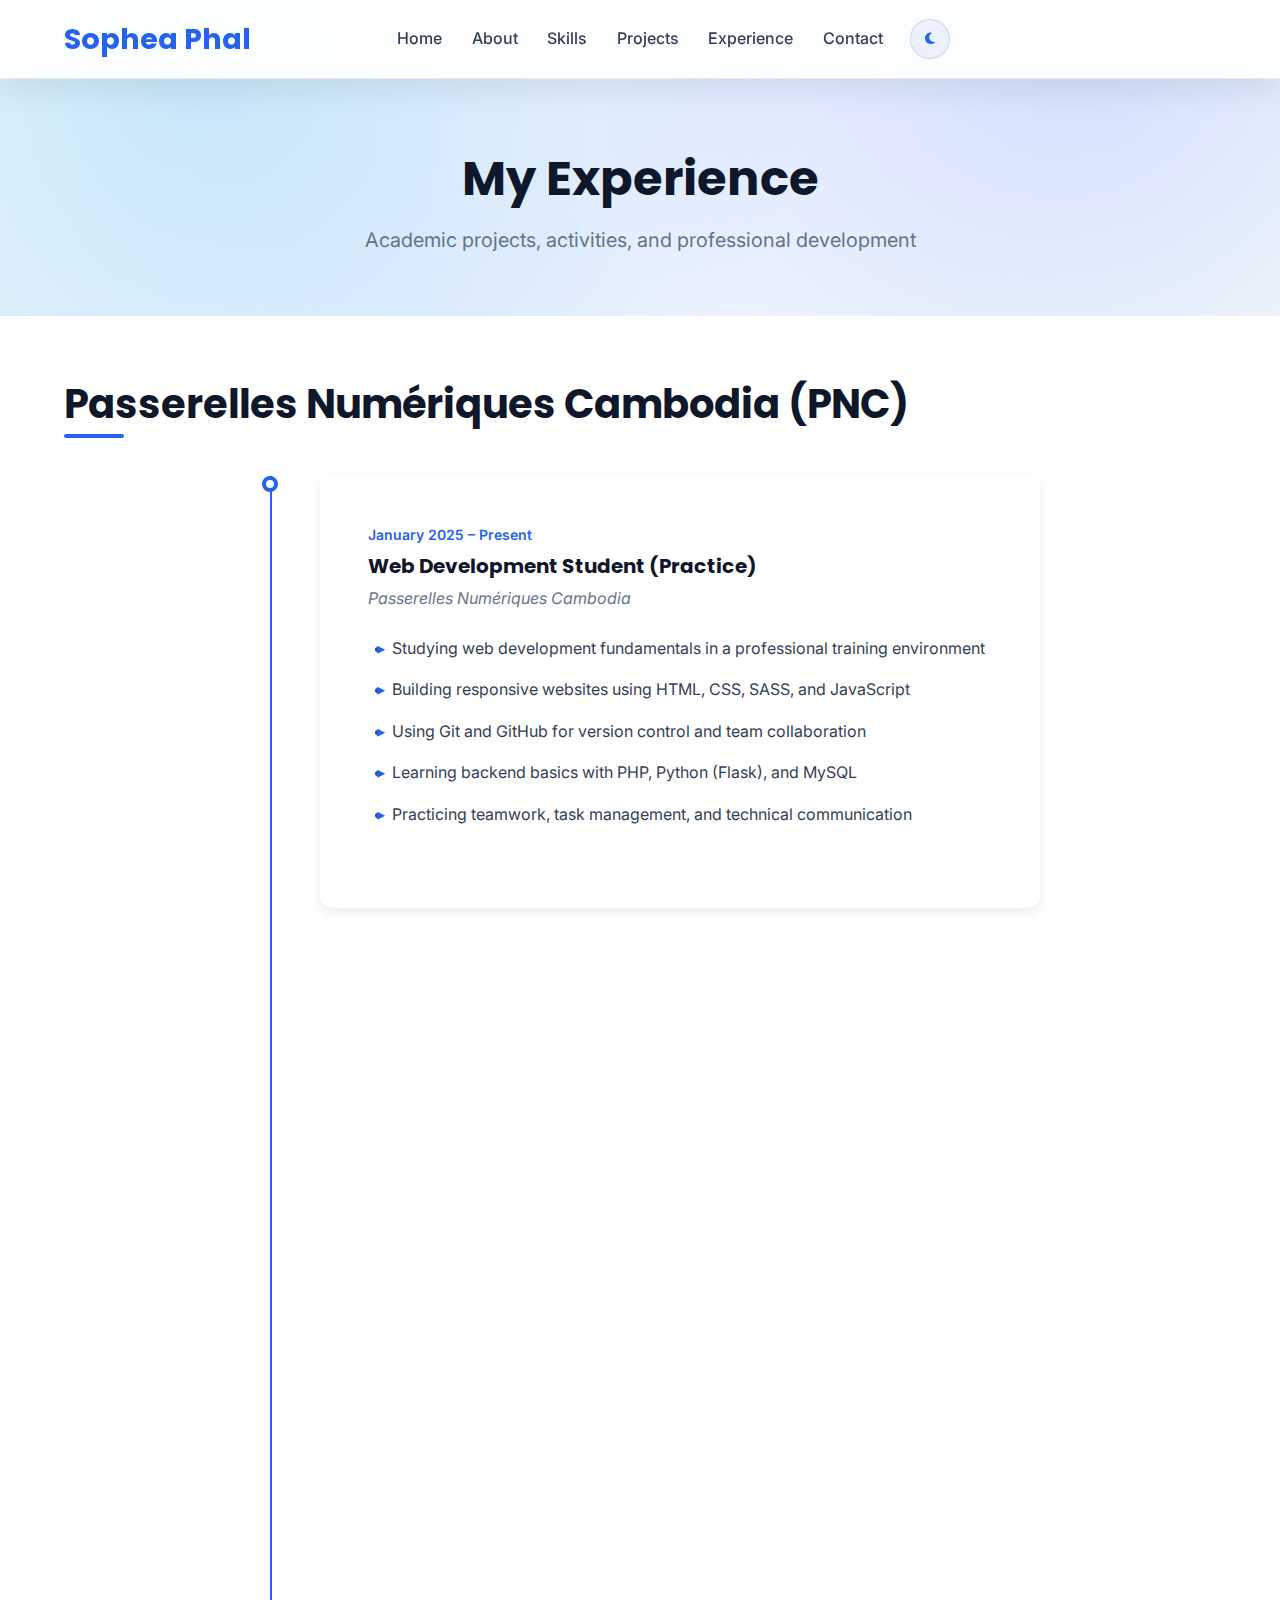
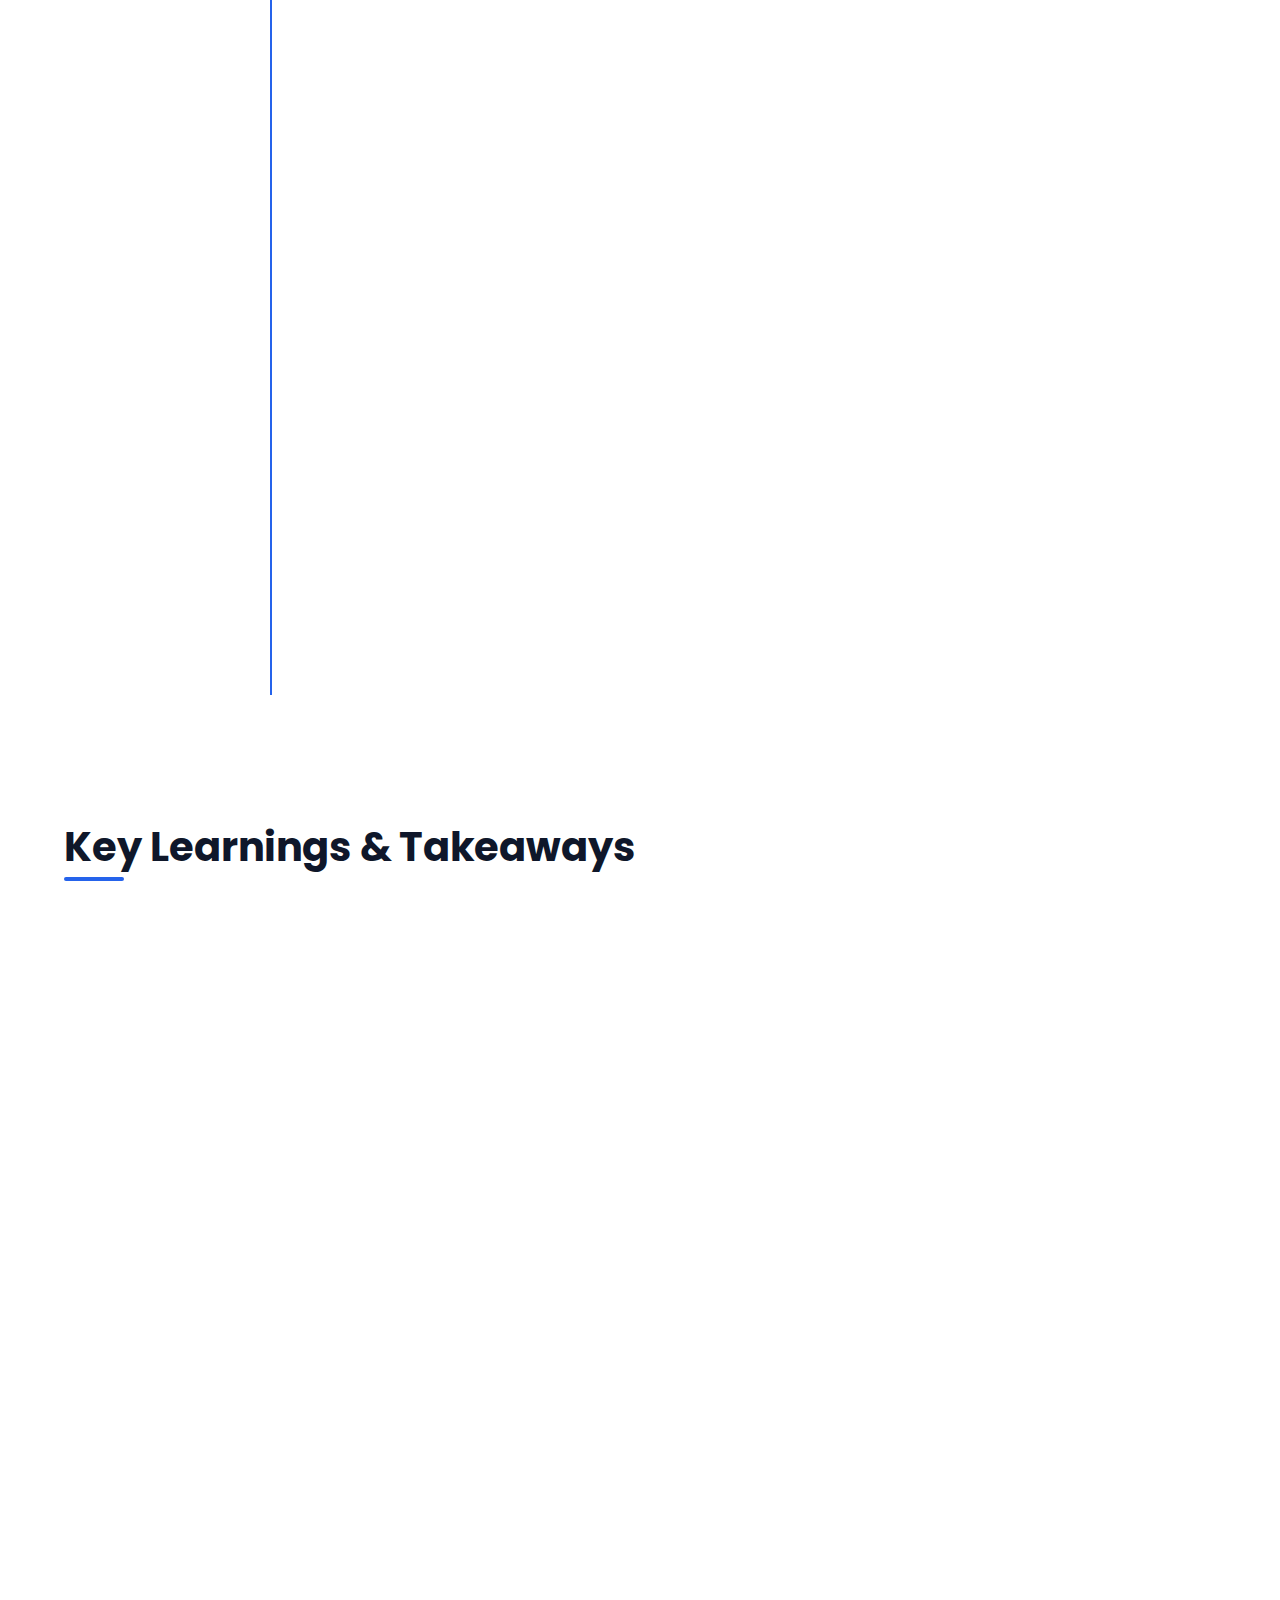
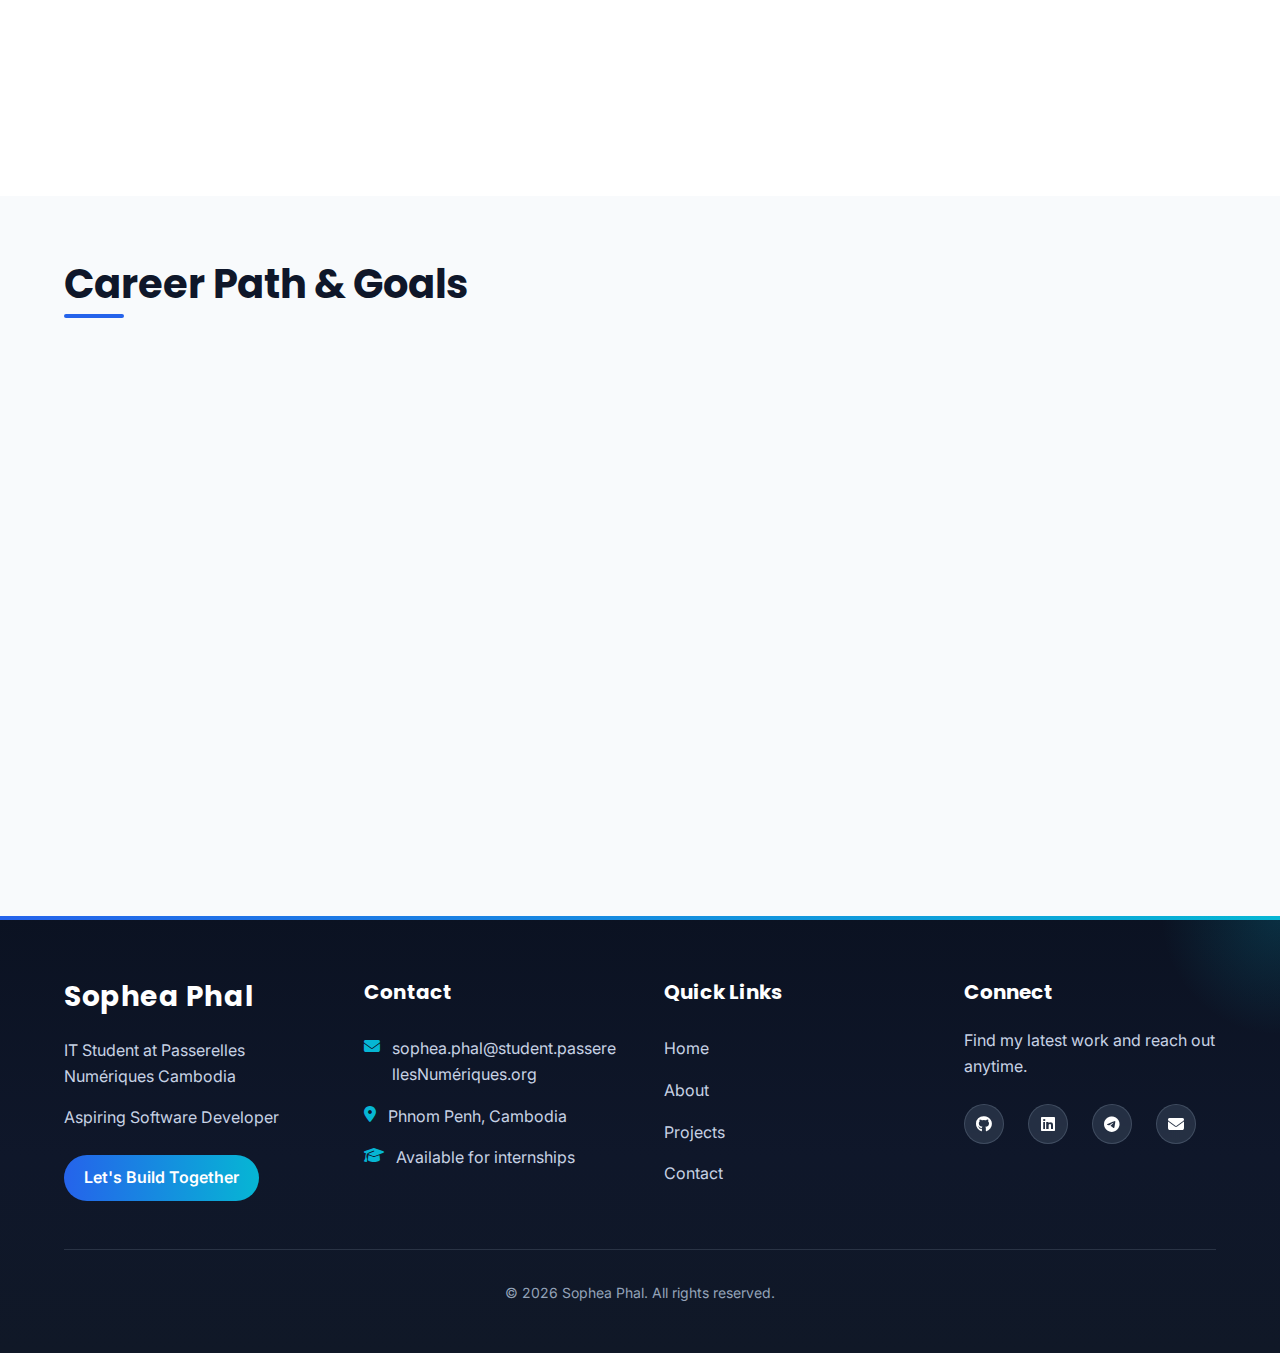
<file: page/experience.html>
﻿<!doctype html>
<html lang="en">
  <head>
    <meta charset="UTF-8" />
    <meta name="viewport" content="width=device-width, initial-scale=1.0" />
    <title>Experience - Sophea Phal</title>
    <!-- Base CSS -->
    <link rel="stylesheet" href="../css/style.css" />
    <!-- Page-specific CSS -->
    <link rel="stylesheet" href="../css/experience.css" />
    <!-- Font Awesome -->
    <link
      rel="stylesheet"
      href="https://cdnjs.cloudflare.com/ajax/libs/font-awesome/6.4.0/css/all.min.css"
    />
    <!-- Google Fonts -->
    <link
      href="https://fonts.googleapis.com/css2?family=Inter:wght@300;400;500;600;700&family=Poppins:wght@400;500;600;700&display=swap"
      rel="stylesheet"
    />
    <link rel="icon" type="image/x-icon" href="assets/images/favicon.ico" />
  </head>

  <body>
    <!-- Navigation -->
    <nav class="navbar">
      <div class="nav-container">
        <a href="../index.html" class="logo">Sophea Phal</a>
        <ul class="nav-menu">
          <li class="nav-item">
            <a href="../index.html" class="nav-link">Home</a>
          </li>
          <li class="nav-item">
            <a href="./about.html" class="nav-link">About</a>
          </li>
          <li class="nav-item">
            <a href="./skills.html" class="nav-link">Skills</a>
          </li>
          <li class="nav-item">
            <a href="./projects.html" class="nav-link">Projects</a>
          </li>
          <li class="nav-item">
            <a href="#" class="nav-link active">Experience</a>
          </li>
          <li class="nav-item">
            <a href="./contact.html" class="nav-link">Contact</a>
          </li>
        </ul>
        <button
          class="theme-toggle"
          type="button"
          aria-label="Toggle dark mode"
        >
          <i class="fas fa-moon"></i>
        </button>
        <button class="hamburger">
          <span class="bar"></span>
          <span class="bar"></span>
          <span class="bar"></span>
        </button>
      </div>
    </nav>

    <!-- Page Hero -->
    <section class="page-hero">
      <div class="container">
        <h1 class="page-title">My Experience</h1>
        <p class="page-subtitle">
          Academic projects, activities, and professional development
        </p>
      </div>
    </section>

    <!-- Experience Timeline -->
    <section class="experience-timeline">
      <div class="container">
        <h2 class="section-title center">
          Passerelles Numériques Cambodia (PNC)
        </h2>

        <div class="timeline">
          <!-- Student Program -->
          <div class="timeline-item fade-in">
            <div class="timeline-dot"></div>
            <div class="timeline-content">
              <div class="timeline-date">January 2025 – Present</div>
              <h3 class="timeline-title">Web Development Student (Practice)</h3>
              <p class="timeline-company">Passerelles Numériques Cambodia</p>
              <ul class="responsibilities">
                <li>
                  Studying web development fundamentals in a professional
                  training environment
                </li>
                <li>
                  Building responsive websites using HTML, CSS, SASS, and
                  JavaScript
                </li>
                <li>
                  Using Git and GitHub for version control and team
                  collaboration
                </li>
                <li>
                  Learning backend basics with PHP, Python (Flask), and MySQL
                </li>
                <li>
                  Practicing teamwork, task management, and technical
                  communication
                </li>
              </ul>
            </div>
          </div>

          <!-- Club Study -->
          <div class="timeline-item fade-in">
            <div class="timeline-dot"></div>
            <div class="timeline-content">
              <div class="timeline-date">April 2025 – May 2025</div>
              <h3 class="timeline-title">
                Computer Science Club – Study Project
              </h3>
              <p class="timeline-company">PNC Student Club</p>
              <ul class="responsibilities">
                <li>
                  Participated in weekly coding practice and group discussions
                </li>
                <li>
                  Collaborated with students on small web development exercises
                </li>
                <li>Improved problem-solving and peer-learning skills</li>
              </ul>
            </div>
          </div>

          <!-- Database Project -->
          <div class="timeline-item fade-in">
            <div class="timeline-dot"></div>
            <div class="timeline-content">
              <div class="timeline-date">March 2025 – April 2025</div>
              <h3 class="timeline-title">
                Academic Database Project (Team Coordinator)
              </h3>
              <p class="timeline-company">PNC Database Course</p>
              <ul class="responsibilities">
                <li>
                  Designed ER diagrams and relational schema for a library
                  system
                </li>
                <li>Implemented MySQL database with normalized tables</li>
                <li>Built a basic interface using HTML, CSS, and PHP</li>
                <li>
                  Documented the project and presented results to classmates
                </li>
              </ul>
              <div class="tools-used">
                <h4>Technologies:</h4>
                <div class="tools-tags">
                  <span class="tool-tag">MySQL</span>
                  <span class="tool-tag">PHP</span>
                  <span class="tool-tag">HTML</span>
                  <span class="tool-tag">CSS</span>
                </div>
              </div>
            </div>
          </div>

          <!-- Web Project -->
          <div class="timeline-item fade-in">
            <div class="timeline-dot"></div>
            <div class="timeline-content">
              <div class="timeline-date">January 2025 – February 2025</div>
              <h3 class="timeline-title">Web Programming Course Project</h3>
              <p class="timeline-company">PNC Academic Project</p>
              <ul class="responsibilities">
                <li>
                  Developed a responsive website as a course final project
                </li>
                <li>Implemented basic authentication and session handling</li>
                <li>Created structured layouts and reusable components</li>
                <li>Focused on clean code and cross-device compatibility</li>
              </ul>
            </div>
          </div>
        </div>
      </div>
    </section>

    <!-- Volunteer Experience -->

    <!-- Key Learnings -->
    <section class="learnings-section">
      <div class="container">
        <h2 class="section-title center">Key Learnings & Takeaways</h2>
        <div class="learnings-grid">
          <div class="learning-card fade-in">
            <div class="learning-icon">
              <i class="fas fa-users"></i>
            </div>
            <h3>Team Collaboration</h3>
            <p>
              Learned the importance of communication, code reviews, and working
              effectively in team environments through group projects and club
              activities.
            </p>
          </div>
          <div class="learning-card fade-in">
            <div class="learning-icon">
              <i class="fas fa-code"></i>
            </div>
            <h3>Professional Development</h3>
            <p>
              Gained exposure to industry-standard tools, workflows, and best
              practices for software development through PNC's comprehensive
              curriculum.
            </p>
          </div>
          <div class="learning-card fade-in">
            <div class="learning-icon">
              <i class="fas fa-lightbulb"></i>
            </div>
            <h3>Problem-Solving</h3>
            <p>
              Developed strong analytical and problem-solving skills through
              debugging complex code, algorithm design, and completing
              challenging assignments.
            </p>
          </div>
          <div class="learning-card fade-in">
            <div class="learning-icon">
              <i class="fas fa-project-diagram"></i>
            </div>
            <h3>Project Management</h3>
            <p>
              Understood how to manage tasks, meet deadlines, and adapt to
              changing requirements through hands-on project experience.
            </p>
          </div>
        </div>
      </div>
    </section>

    <!-- Career Goals -->
    <section class="career-goals">
      <div class="container">
        <h2 class="section-title center">Career Path & Goals</h2>

        <div class="goals-container">
          <div class="goal-phase fade-in">
            <div class="phase-icon">
              <i class="fas fa-graduation-cap"></i>
            </div>
            <div class="phase-content">
              <h3>Complete PNC Program (2026)</h3>
              <p>
                Graduate from Passerelles Numériques Cambodia with strong
                foundations in web development and teamwork skills.
              </p>
            </div>
          </div>

          <div class="goal-phase fade-in">
            <div class="phase-icon">
              <i class="fas fa-briefcase"></i>
            </div>
            <div class="phase-content">
              <h3>Software Development Internship (2026)</h3>
              <p>
                Gain real-world experience through an internship and learn
                professional workflows, code quality, and collaboration.
              </p>
            </div>
          </div>

          <div class="goal-phase fade-in">
            <div class="phase-icon">
              <i class="fas fa-rocket"></i>
            </div>
            <div class="phase-content">
              <h3>Junior Developer Role (2027)</h3>
              <p>
                Start a career as a Junior Developer and continue growing
                through hands-on experience and continuous learning.
              </p>
            </div>
          </div>
        </div>
      </div>
    </section>

    <!-- Footer -->
    <footer class="footer">
      <div class="container">
        <div class="footer-content">
          <div class="footer-info">
            <h3>Sophea Phal</h3>
            <p>IT Student at Passerelles Numériques Cambodia</p>
            <p>Aspiring Software Developer</p>
            <div class="footer-cta">
              <a class="footer-btn" href="./contact.html"
                >Let's Build Together</a
              >
            </div>
          </div>
          <div class="footer-contact">
            <h4>Contact</h4>
            <ul>
              <li>
                <i class="fas fa-envelope"></i
                ><a href="mailto:sophea.phal@student.passerellesNumériques.org"
                  >sophea.phal@student.passerellesNumériques.org</a
                >
              </li>
              <li>
                <i class="fas fa-location-dot"></i
                ><span>Phnom Penh, Cambodia</span>
              </li>
              <li>
                <i class="fas fa-graduation-cap"></i
                ><span>Available for internships</span>
              </li>
            </ul>
          </div>
          <div class="footer-links">
            <h4>Quick Links</h4>
            <ul>
              <li><a href="../index.html">Home</a></li>
              <li><a href="./about.html">About</a></li>
              <li><a href="./projects.html">Projects</a></li>
              <li><a href="./contact.html">Contact</a></li>
            </ul>
          </div>
          <div class="footer-social">
            <h4>Connect</h4>
            <p class="footer-note">
              Find my latest work and reach out anytime.
            </p>
            <div class="social-icons">
              <a href="https://github.com/sophea06" target="_blank"
                ><i class="fab fa-github"></i
              ></a>
              <a
                href="https://linkedin.com/in/sophea-phal-a73a1034b"
                target="_blank"
                ><i class="fab fa-linkedin"></i
              ></a>
              <a href="https://t.me/PheaZaLov3" target="_blank"
                ><i class="fab fa-telegram"></i
              ></a>
              <a href="mailto:sophea.phal@student.passerellesNumériques.org"
                ><i class="fas fa-envelope"></i
              ></a>
            </div>
          </div>
        </div>
        <div class="footer-bottom">
          <p>
            &copy; <span class="current-year">2026</span> Sophea Phal. All
            rights reserved.
          </p>
        </div>
      </div>
    </footer>

    <!-- JavaScript -->
    <script src="../js/main.js"></script>
  </body>
</html>
</file>
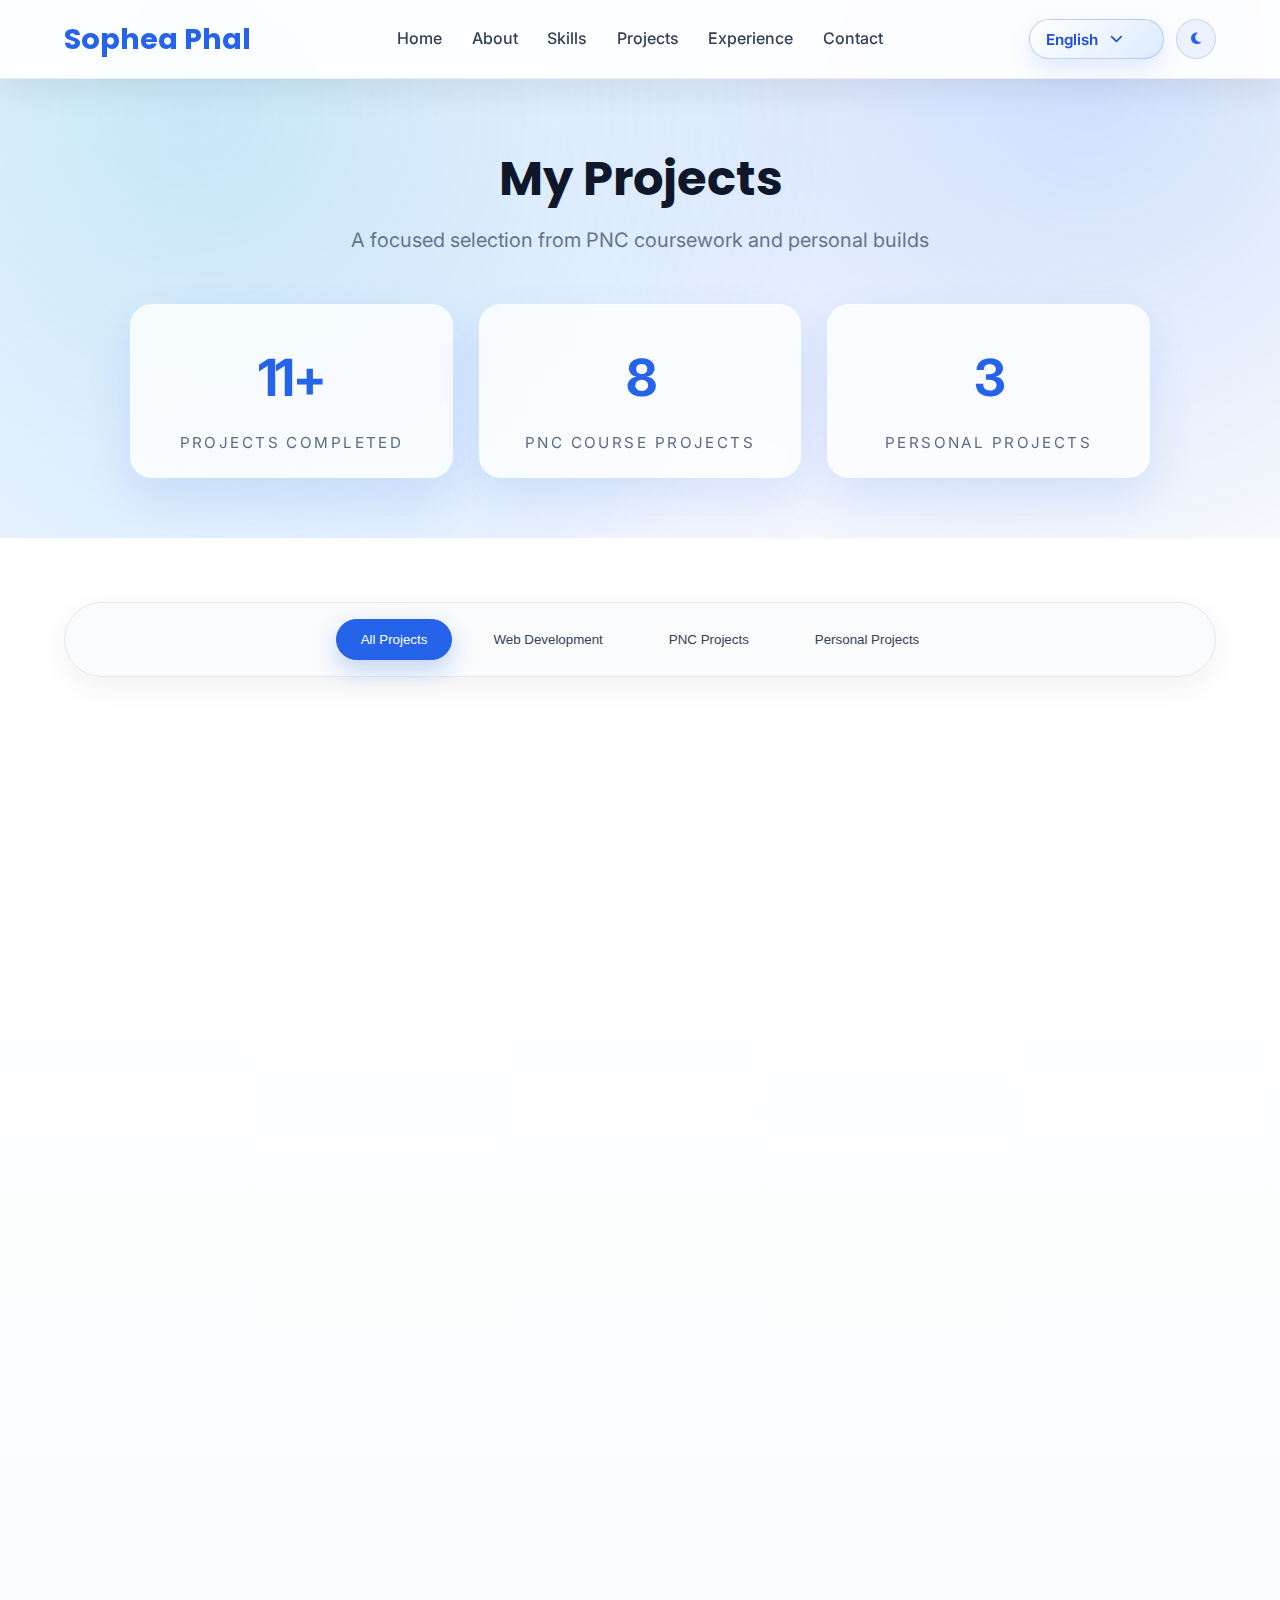
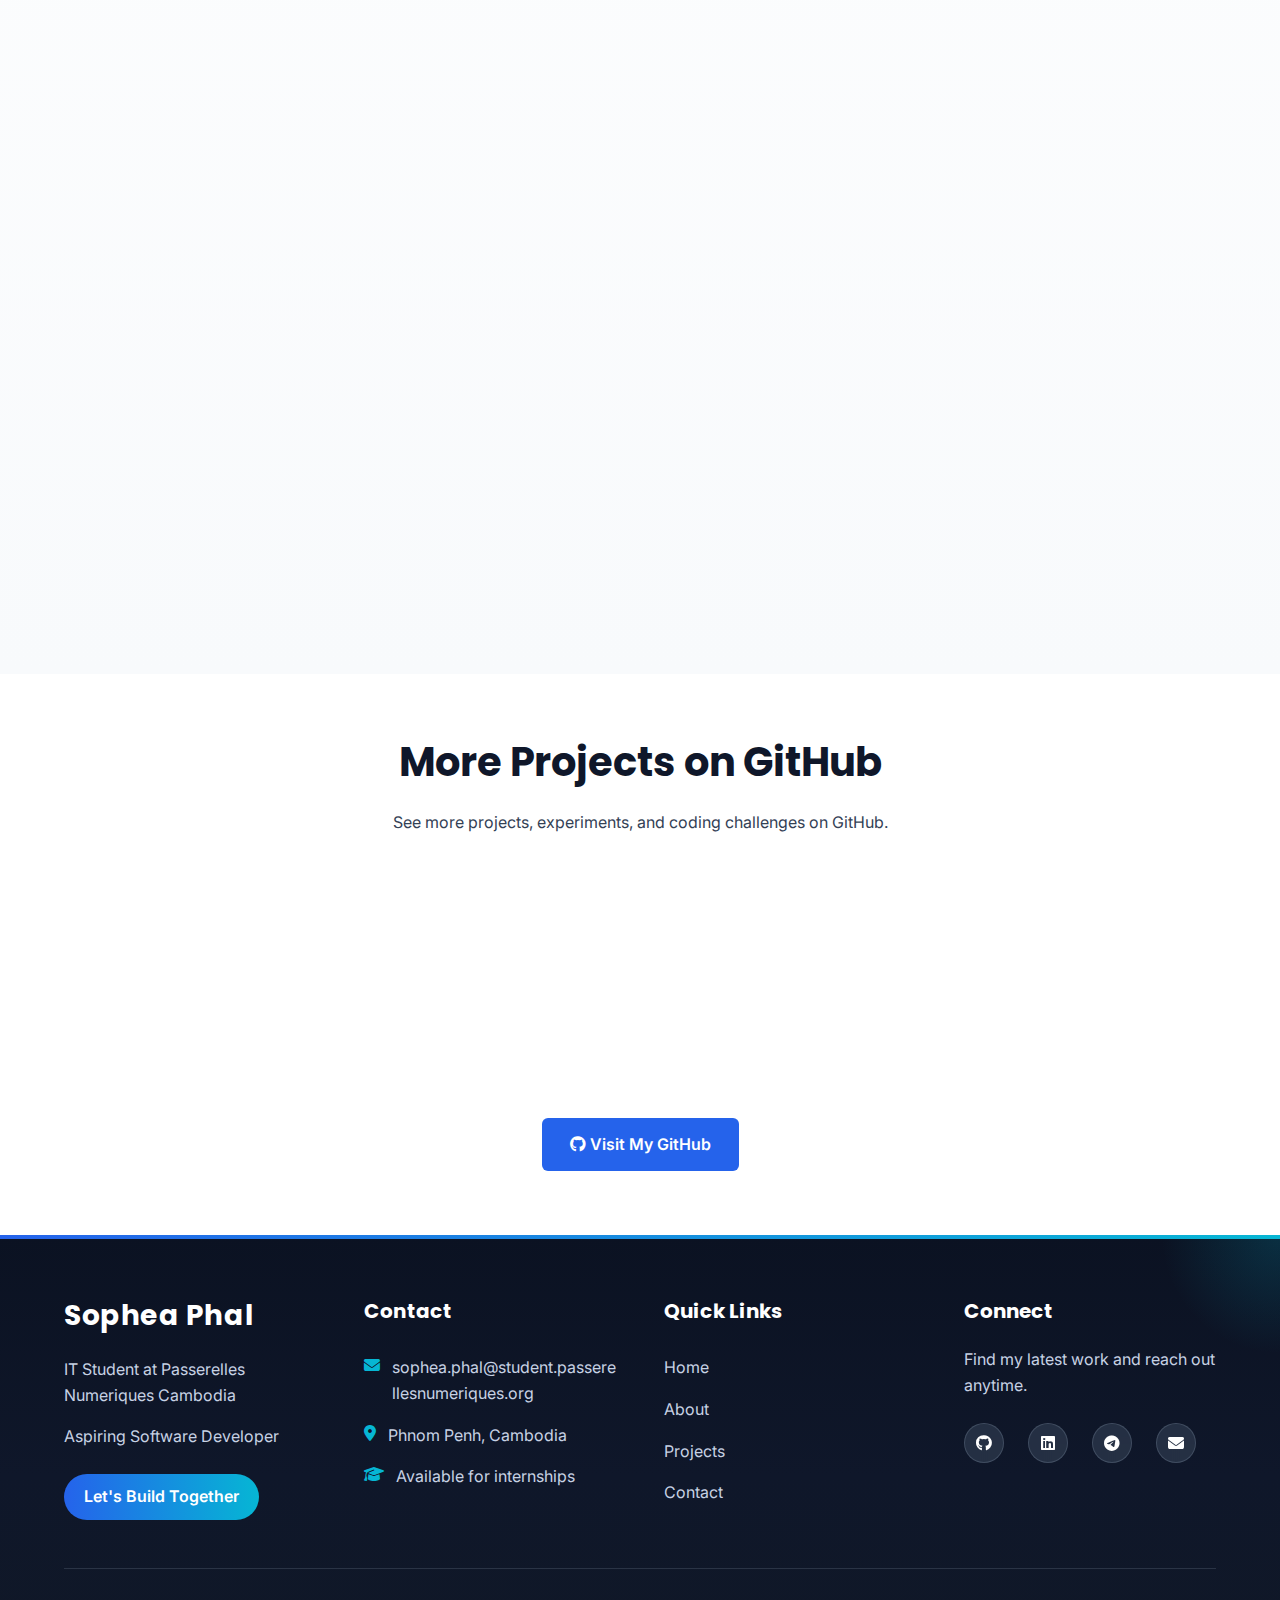
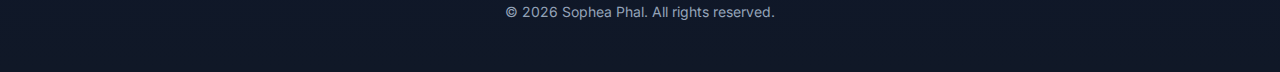
<file: page/projects.html>
<!doctype html>
<html lang="en">
  <head>
    <meta charset="UTF-8" />
    <meta name="viewport" content="width=device-width, initial-scale=1.0" />
    <title>Projects - Sophea Phal</title>
    <!-- Base CSS -->
    <link rel="stylesheet" href="../css/style.css" />
    <!-- Page-specific CSS -->
    <link rel="stylesheet" href="../css/projects.css" />
    <!-- Font Awesome -->
    <link
      rel="stylesheet"
      href="https://cdnjs.cloudflare.com/ajax/libs/font-awesome/6.4.0/css/all.min.css"
    />
    <!-- Google Fonts -->
    <link
      href="https://fonts.googleapis.com/css2?family=Inter:wght@300;400;500;600;700&family=Poppins:wght@400;500;600;700&display=swap"
      rel="stylesheet"
    />
    <link rel="icon" type="image/x-icon" href="../assets/images/favicon.ico" />
  </head>

  <body>
    <!-- Navigation -->
    <nav class="navbar">
      <div class="nav-container">
        <a href="../index.html" class="logo">Sophea Phal</a>
        <ul class="nav-menu">
          <li class="nav-item">
            <a href="../index.html" class="nav-link" data-i18n="nav.home">Home</a>
          </li>
          <li class="nav-item">
            <a href="./about.html" class="nav-link" data-i18n="nav.about">About</a>
          </li>
          <li class="nav-item">
            <a href="./skills.html" class="nav-link" data-i18n="nav.skills">Skills</a>
          </li>
          <li class="nav-item">
            <a href="#" class="nav-link active" data-i18n="nav.projects">Projects</a>
          </li>
          <li class="nav-item">
            <a href="./experience.html" class="nav-link" data-i18n="nav.experience">Experience</a>
          </li>
          <li class="nav-item">
            <a href="./contact.html" class="nav-link" data-i18n="nav.contact">Contact</a>
          </li>
        </ul>
        <div class="nav-actions">
          <div class="language-switcher">
            <span class="sr-only" data-i18n="nav.language">Language</span>
            <button class="language-trigger" type="button" aria-haspopup="listbox" aria-expanded="false">
              <span class="language-current" data-i18n="nav.option_en">English</span>
              <i class="fas fa-chevron-down"></i>
            </button>
            <div class="language-menu" role="listbox">
              <button class="language-option" type="button" data-lang="en" data-i18n="nav.option_en">English</button>
              <button class="language-option" type="button" data-lang="km" data-i18n="nav.option_km">Khmer</button>
            </div>
          </div>
          <button
            class="theme-toggle"
            type="button"
            aria-label="Toggle dark mode"
          >
            <i class="fas fa-moon"></i>
          </button>
        </div>
        <button class="hamburger">
          <span class="bar"></span>
          <span class="bar"></span>
          <span class="bar"></span>
        </button>
      </div>
    </nav>

    <!-- Page Hero -->
    <section class="page-hero">
      <div class="container">
        <h1 class="page-title" data-i18n="projects.page_title">My Projects</h1>
        <p class="page-subtitle" data-i18n="projects.page_subtitle">
          A focused selection from PNC coursework and personal builds
        </p>
        <div class="project-stats">
          <div class="stat-item">
            <span class="stat-number" data-counter data-target="13" data-suffix="+">0+</span>
            <span class="stat-label" data-i18n="projects.stat_completed">Projects Completed</span>
          </div>
          <div class="stat-item">
            <span class="stat-number" data-counter data-target="9">0</span>
            <span class="stat-label" data-i18n="projects.stat_pnc">PNC Course Projects</span>
          </div>
          <div class="stat-item">
            <span class="stat-number" data-counter data-target="4">0</span>
            <span class="stat-label" data-i18n="projects.stat_personal">Personal Projects</span>
          </div>
        </div>
      </div>
    </section>

    <!-- Projects Filter -->
    <section class="projects-filter">
      <div class="container">
        <div class="filter-container">
          <button class="filter-btn active" data-filter="all" data-i18n="projects.filter_all">
            All Projects
          </button>
          <button class="filter-btn" data-filter="web" data-i18n="projects.filter_web">Web Development</button>
          <button class="filter-btn" data-filter="pnc" data-i18n="projects.filter_pnc">PNC Projects</button>
          <button class="filter-btn" data-filter="personal" data-i18n="projects.filter_personal">
            Personal Projects
          </button>
        </div>
      </div>
    </section>

    <!-- Projects Grid -->
    <section class="projects-grid-section">
      <div class="container">
        <div class="projects-grid">
          <!-- VC1 Project -->
          <div class="project-card fade-in" data-category="web,pnc">
            <div class="project-image">
              <img
                src="..\image\chomnuoy.png"
                alt="Chomnuoy System project screenshot"
              />
              <div class="project-overlay">
                <div class="project-links">
                  <a
                    href="https://github.com/khezaella-cmd/Chomnuoy_System.git"
                    target="_blank"
                    class="project-link"
                    aria-label="View Chomnuoy System frontend repository"
                  >
                    <i class="fab fa-github"></i>
                  </a>
                  <a
                    href="https://github.com/pheazha310/Chomnuoy-Backend.git"
                    target="_blank"
                    class="project-link"
                    aria-label="View Chomnuoy System backend repository"
                  >
                    <i class="fab fa-github"></i>
                  </a>
                </div>
              </div>
            </div>
            <div class="project-content">
              <h3 class="project-title" data-i18n="projects.chomnuoy_title">VC1 Chomnuoy System</h3>
              <p class="project-description" data-i18n="projects.chomnuoy_desc">
                Built a full-stack support system project with Laravel, ReactJS,
                MySQL, Redis, and Jira. Worked on collaborative development,
                repository management, and structured backend and frontend
                workflows with GitHub.
              </p>
              <div class="project-tech">
                <span class="tech-tag">Laravel</span>
                <span class="tech-tag">ReactJS</span>
                <span class="tech-tag">MySQL</span>
                <span class="tech-tag">Jira</span>
                <span class="tech-tag">Redis</span>
                <span class="tech-tag">GitHub</span>
              </div>
              <div class="project-links-bottom">
                <a
                  href="https://github.com/khezaella-cmd/Chomnuoy_System.git"
                  target="_blank"
                  class="btn btn-small"
                >
                  <i class="fab fa-github"></i> <span data-i18n="projects.frontend_repo">Frontend Repo</span>
                </a>
                <a
                  href="https://github.com/pheazha310/Chomnuoy-Backend.git"
                  target="_blank"
                  class="btn btn-small"
                >
                  <i class="fab fa-github"></i> <span data-i18n="projects.backend_repo">Backend Repo</span>
                </a>
              </div>
            </div>
          </div>

          <!-- JavaScript Project -->
          <div class="project-card fade-in" data-category="web,personal">
            <div class="project-image">
              <img
                src="../image/quiz-website.png"
                alt="Quiz Website Screenshot"
              />
              <div class="project-overlay">
                <div class="project-links">
                  <a
                    href="https://github.com/leak1415/quiz-website.git"
                    target="_blank"
                    class="project-link"
                  >
                    <i class="fab fa-github"></i>
                  </a>
                </div>
              </div>
            </div>
            <div class="project-content">
              <h3 class="project-title" data-i18n="projects.quiz_title">Interactive Quiz Website</h3>
              <p class="project-description" data-i18n="projects.quiz_desc">
                Built an interactive quiz site with responsive UI, timer, score
                tracking, and instant feedback. Used HTML, CSS, JavaScript,
                Bootstrap, Jira, and Git/GitHub.
              </p>
              <div class="project-tech">
                <span class="tech-tag">HTML5</span>
                <span class="tech-tag">CSS3</span>
                <span class="tech-tag">JavaScript</span>
                <span class="tech-tag">Bootstrap</span>
                <span class="tech-tag">Git</span>
                <span class="tech-tag">Jira</span>
              </div>
              <div class="project-links-bottom">
                <a
                  href="https://github.com/leak1415/quiz-website.git"
                  target="_blank"
                  class="btn btn-small"
                >
                  <i class="fab fa-github"></i> <span data-i18n="projects.view_repo">View Repository</span>
                </a>
              </div>
            </div>
          </div>

          <!-- Algorithms Project -->
          <div class="project-card fade-in" data-category="web,personal">
            <div class="project-image">
              <img
                src="../image/student-news.png"
                alt="Student News App Screenshot"
              />
              <div class="project-overlay">
                <div class="project-links">
                  <a
                    href="https://github.com/sophea06/Student-News.git"
                    target="_blank"
                    class="project-link"
                  >
                    <i class="fab fa-github"></i>
                  </a>
                </div>
              </div>
            </div>
            <div class="project-content">
              <h3 class="project-title" data-i18n="projects.news_title">Student News Web Application</h3>
              <p class="project-description" data-i18n="projects.news_desc">
                Built a Student News web app in 2 weeks with HTML, CSS,
                JavaScript, Flask, Python, and SQLite. Designed a CMS to create,
                publish, and display articles with a clean UI.
              </p>
              <div class="project-tech">
                <span class="tech-tag">HTML5</span>
                <span class="tech-tag">CSS3</span>
                <span class="tech-tag">JavaScript</span>
                <span class="tech-tag">Flask</span>
                <span class="tech-tag">Python</span>
                <span class="tech-tag">SQLite</span>
              </div>
              <div class="project-links-bottom">
                <a
                  href="https://github.com/sophea06/Student-News.git"
                  target="_blank"
                  class="btn btn-small"
                >
                  <i class="fab fa-github"></i> <span data-i18n="projects.view_repo">View Repository</span>
                </a>
              </div>
            </div>
          </div>

          <!-- Web Design Project -->
          <div class="project-card fade-in" data-category="web,personal">
            <div class="project-image">
              <img
                src="../image/my-project-web-design.png"
                alt="Portfolio Website Screenshot"
              />
              <div class="project-overlay">
                <div class="project-links">
                  <a
                    href="https://github.com/sophea06/My-project-web-design.git"
                    target="_blank"
                    class="project-link"
                  >
                    <i class="fab fa-github"></i>
                  </a>
                </div>
              </div>
            </div>
            <div class="project-content">
              <h3 class="project-title" data-i18n="projects.portfolio_title">Professional Portfolio Website</h3>
              <p class="project-description" data-i18n="projects.portfolio_desc">
                Designed and developed a professional portfolio site from
                concept to deployment. Built responsive layouts and clean
                navigation with HTML, CSS, and SASS.
              </p>
              <div class="project-tech">
                <span class="tech-tag">HTML5</span>
                <span class="tech-tag">CSS3</span>
                <span class="tech-tag">SASS</span>
                <span class="tech-tag">Responsive Design</span>
              </div>
              <div class="project-links-bottom">
                <a
                  href="https://github.com/sophea06/My-project-web-design.git"
                  target="_blank"
                  class="btn btn-small"
                >
                  <i class="fab fa-github"></i> <span data-i18n="projects.view_repo">View Repository</span>
                </a>
              </div>
            </div>
          </div>

          <!-- GitHub Project -->
          <div class="project-card fade-in" data-category="web,pnc">
            <div class="project-image">
              <img
                src="../image/project-1.png"
                alt="Team Project Screenshot"
              />
              <div class="project-overlay">
                <div class="project-links">
                  <a
                    href="https://github.com/sophea06/project-1.git"
                    target="_blank"
                    class="project-link"
                  >
                    <i class="fab fa-github"></i>
                  </a>
                </div>
              </div>
            </div>
            <div class="project-content">
              <h3 class="project-title" data-i18n="projects.team_title">Team Web Development Project</h3>
              <p class="project-description" data-i18n="projects.team_desc">
                Built a fully responsive team site with HTML5 and CSS3.
                Practiced clean, semantic code, Git/GitHub workflows, and
                shipped the site on Vercel.
              </p>
              <div class="project-tech">
                <span class="tech-tag">HTML5</span>
                <span class="tech-tag">CSS3</span>
                <span class="tech-tag">Git</span>
                <span class="tech-tag">GitHub</span>
                <span class="tech-tag">Vercel</span>
              </div>
              <div class="project-links-bottom">
                <a
                  href="https://github.com/sophea06/project-1.git"
                  target="_blank"
                  class="btn btn-small"
                >
                  <i class="fab fa-github"></i> <span data-i18n="projects.view_repo">View Repository</span>
                </a>
              </div>
            </div>
          </div>

          <!-- Web Club Project -->
          <div class="project-card fade-in" data-category="web,pnc">
            <div class="project-image">
              <img
                src="../image/PNC-Shop.png"
                alt="PNC Shop Project Screenshot"
              />
              <div class="project-overlay">
                <div class="project-links">
                  <a
                    href="https://github.com/samounsuon/PNC-Shop.git"
                    target="_blank"
                    class="project-link"
                  >
                    <i class="fab fa-github"></i>
                  </a>
                </div>
              </div>
            </div>
            <div class="project-content">
              <h3 class="project-title" data-i18n="projects.shop_title">PNC Shop Website</h3>
              <p class="project-description" data-i18n="projects.shop_desc">
                Contributed to a 5-member team building a computer shop website
                in a 2-week PNC challenge. Focused on layout, styling, and
                content for a functional shop flow.
              </p>
              <div class="project-tech">
                <span class="tech-tag">HTML5</span>
                <span class="tech-tag">CSS3</span>
                <span class="tech-tag">Team Collaboration</span>
              </div>
              <div class="project-links-bottom">
                <a
                  href="https://github.com/samounsuon/PNC-Shop.git"
                  target="_blank"
                  class="btn btn-small"
                >
                  <i class="fab fa-github"></i> <span data-i18n="projects.view_repo">View Repository</span>
                </a>
              </div>
            </div>
          </div>
        </div>
      </div>
    </section>

    <!-- Featured Project -->
    <!-- <section class="featured-project">
      <div class="container">
        <h2 class="section-title center">Featured Project</h2>
        <div class="featured-card">
          <div class="featured-image">
            <img
              src="../image/quiz-website-2.png"
              alt="Featured Project Screenshot"
            />
          </div>
          <div class="featured-content">
            <span class="featured-badge">Latest Project</span>
            <h2>Interactive Quiz Website</h2>
            <p>
              Built an interactive quiz website with responsive UI, timer,
              scoring, and instant feedback. Collaborated with Git/GitHub and
              Jira for planning and delivery.
            </p>
            <div class="project-tech" style="margin: 20px 0">
              <span class="tech-tag">HTML5</span>
              <span class="tech-tag">CSS3</span>
              <span class="tech-tag">JavaScript</span>
              <span class="tech-tag">Bootstrap</span>
              <span class="tech-tag">Git</span>
              <span class="tech-tag">Jira</span>
            </div>
            <div class="project-links-bottom">
              <a
                href="https://github.com/leak1415/quiz-website.git"
                target="_blank"
                class="btn btn-primary"
              >
                <i class="fab fa-github"></i> View on GitHub
              </a>
            </div>
          </div>
        </div>
      </div>
    </section> -->

    <!-- GitHub Section -->
    <section class="github-section">
      <div class="container">
        <div class="github-content">
          <h2 data-i18n="projects.github_title">More Projects on GitHub</h2>
          <p data-i18n="projects.github_desc">
            See more projects, experiments, and coding challenges on GitHub.
          </p>
          <div class="github-stats">
            <div class="github-stat fade-in">
              <i class="fab fa-github"></i>
              <span class="github-counter" data-counter data-target="25" data-suffix="+">0+</span>
              <p data-i18n="projects.github_repos">Repositories</p>
            </div>
            <div class="github-stat fade-in">
              <i class="fas fa-code-branch"></i>
              <span class="github-counter" data-counter data-target="50" data-suffix="+">0+</span>
              <p data-i18n="projects.github_commits">Commits</p>
            </div>
            <div class="github-stat fade-in">
              <i class="fas fa-star"></i>
              <span class="github-counter" data-counter data-target="10" data-suffix="+">0+</span>
              <p data-i18n="projects.github_stars">Stars</p>
            </div>
          </div>
          <a
            href="https://github.com/sophea06"
            target="_blank"
            class="btn btn-primary"
          >
            <i class="fab fa-github"></i> <span data-i18n="projects.github_cta">Visit My GitHub</span>
          </a>
        </div>
      </div>
    </section>

    <!-- Footer -->
    <footer class="footer">
      <div class="container">
        <div class="footer-content">
          <div class="footer-info">
            <h3>Sophea Phal</h3>
              <p data-i18n="footer.tagline_line1">IT Student at Passerelles Numeriques Cambodia</p>
              <p data-i18n="footer.tagline_line2">Aspiring Software Developer</p>
              <div class="footer-cta">
                <a class="footer-btn" href="./contact.html" data-i18n="footer.cta"
                  >Let's Build Together</a
                >
              </div>
            </div>
            <div class="footer-contact">
              <h4 data-i18n="footer.contact">Contact</h4>
            <ul>
              <li>
                <i class="fas fa-envelope"></i
                ><a href="mailto:sophea.phal@student.passerellesnumeriques.org">sophea.phal@student.passerellesnumeriques.org</a>
              </li>
              <li>
                <i class="fas fa-location-dot"></i
                  ><span data-i18n="footer.location">Phnom Penh, Cambodia</span>
              </li>
              <li>
                <i class="fas fa-graduation-cap"></i
                  ><span data-i18n="footer.available">Available for internships</span>
              </li>
            </ul>
          </div>
          <div class="footer-links">
              <h4 data-i18n="footer.quick_links">Quick Links</h4>
              <ul>
                <li><a href="../index.html" data-i18n="nav.home">Home</a></li>
                <li><a href="./about.html" data-i18n="nav.about">About</a></li>
                <li><a href="./projects.html" data-i18n="nav.projects">Projects</a></li>
                <li><a href="./contact.html" data-i18n="nav.contact">Contact</a></li>
              </ul>
            </div>
            <div class="footer-social">
              <h4 data-i18n="footer.connect">Connect</h4>
              <p class="footer-note" data-i18n="footer.note">
                Find my latest work and reach out anytime.
              </p>
            <div class="social-icons">
              <a href="https://github.com/sophea06" target="_blank"
                ><i class="fab fa-github"></i
              ></a>
              <a href="https://linkedin.com/in/sophea-phal-a73a1034b" target="_blank"
                ><i class="fab fa-linkedin"></i
              ></a>
              <a href="https://t.me/PheaZaLov3" target="_blank"
                ><i class="fab fa-telegram"></i
              ></a>
              <a href="mailto:sophea.phal@student.passerellesnumeriques.org"
                ><i class="fas fa-envelope"></i
              ></a>
            </div>
          </div>
        </div>
        <div class="footer-bottom">
            <p><span data-i18n="footer.rights_prefix">&copy; <span class="current-year">2026</span> Sophea Phal.</span> <span data-i18n="footer.rights_suffix">All rights reserved.</span></p>
        </div>
      </div>
    </footer>

    <!-- JavaScript -->
    <script src="../js/main.js"></script>
  </body>
</html>
</file>
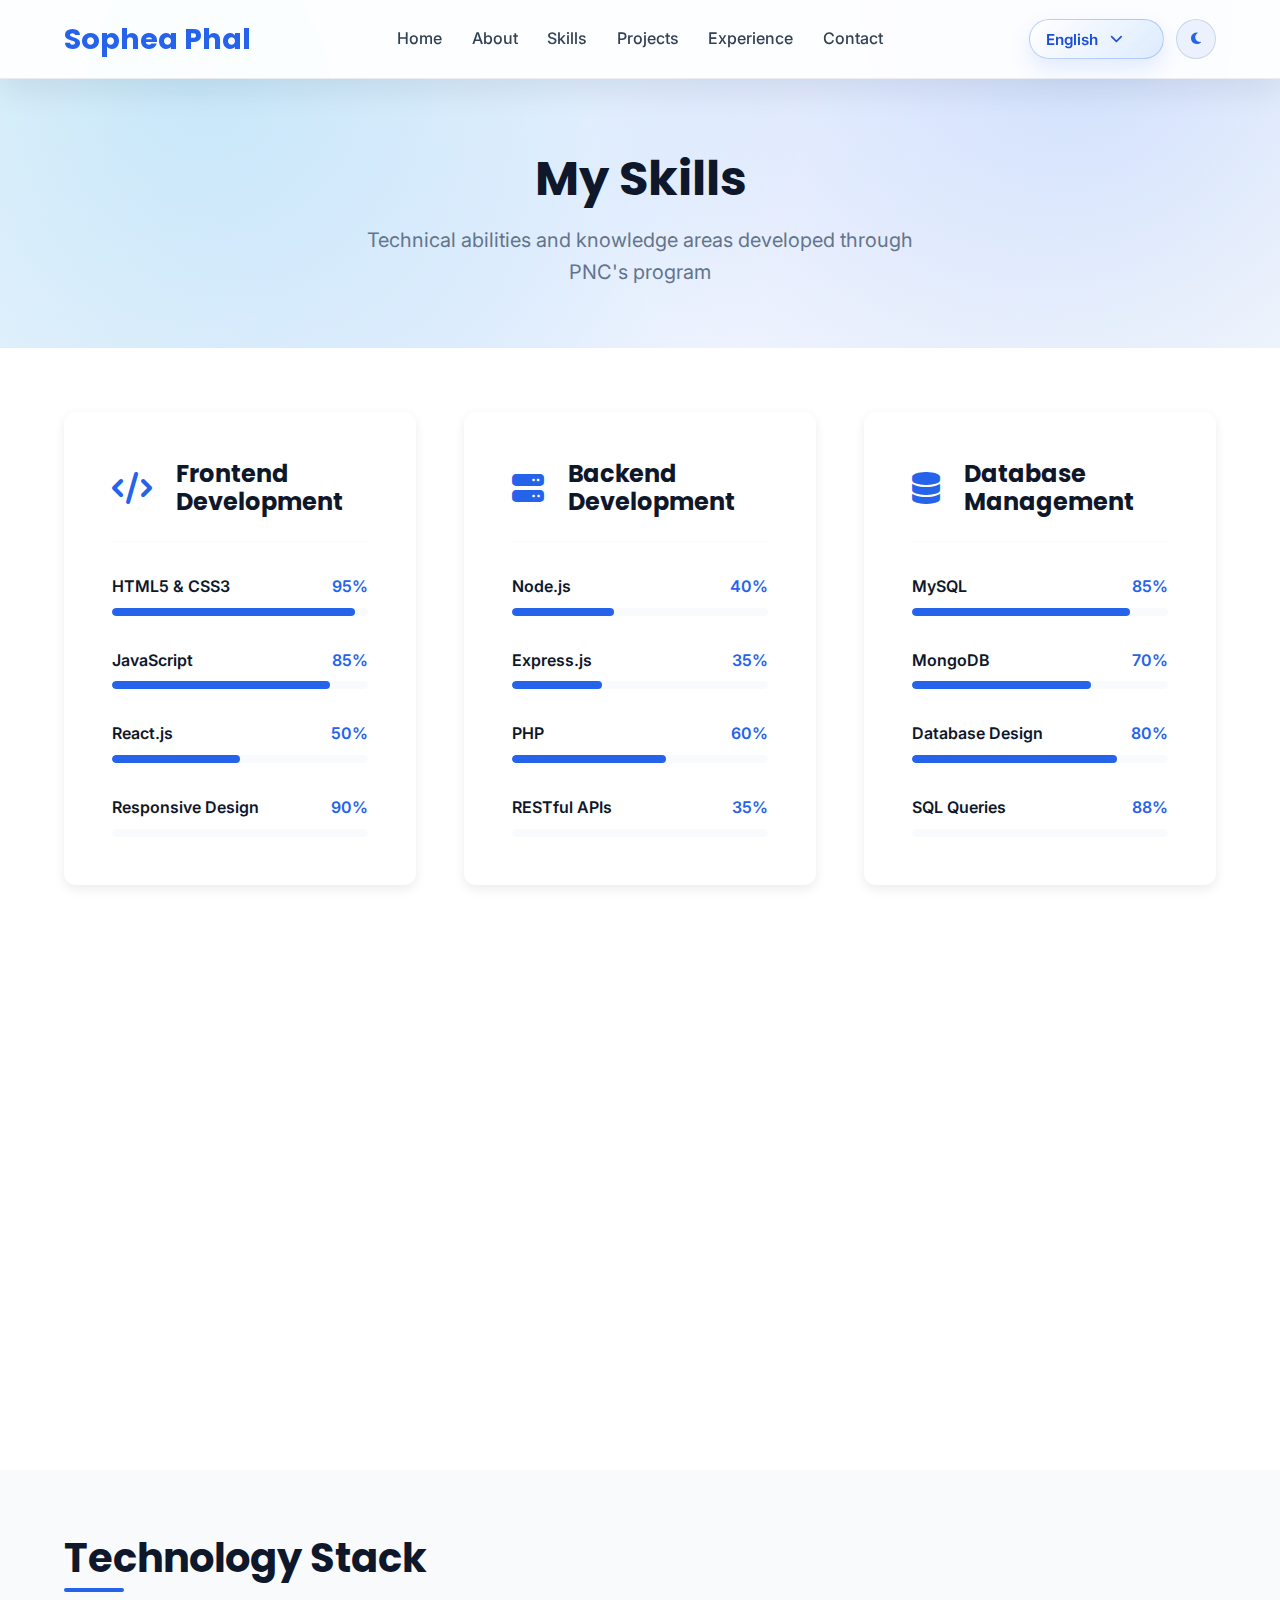
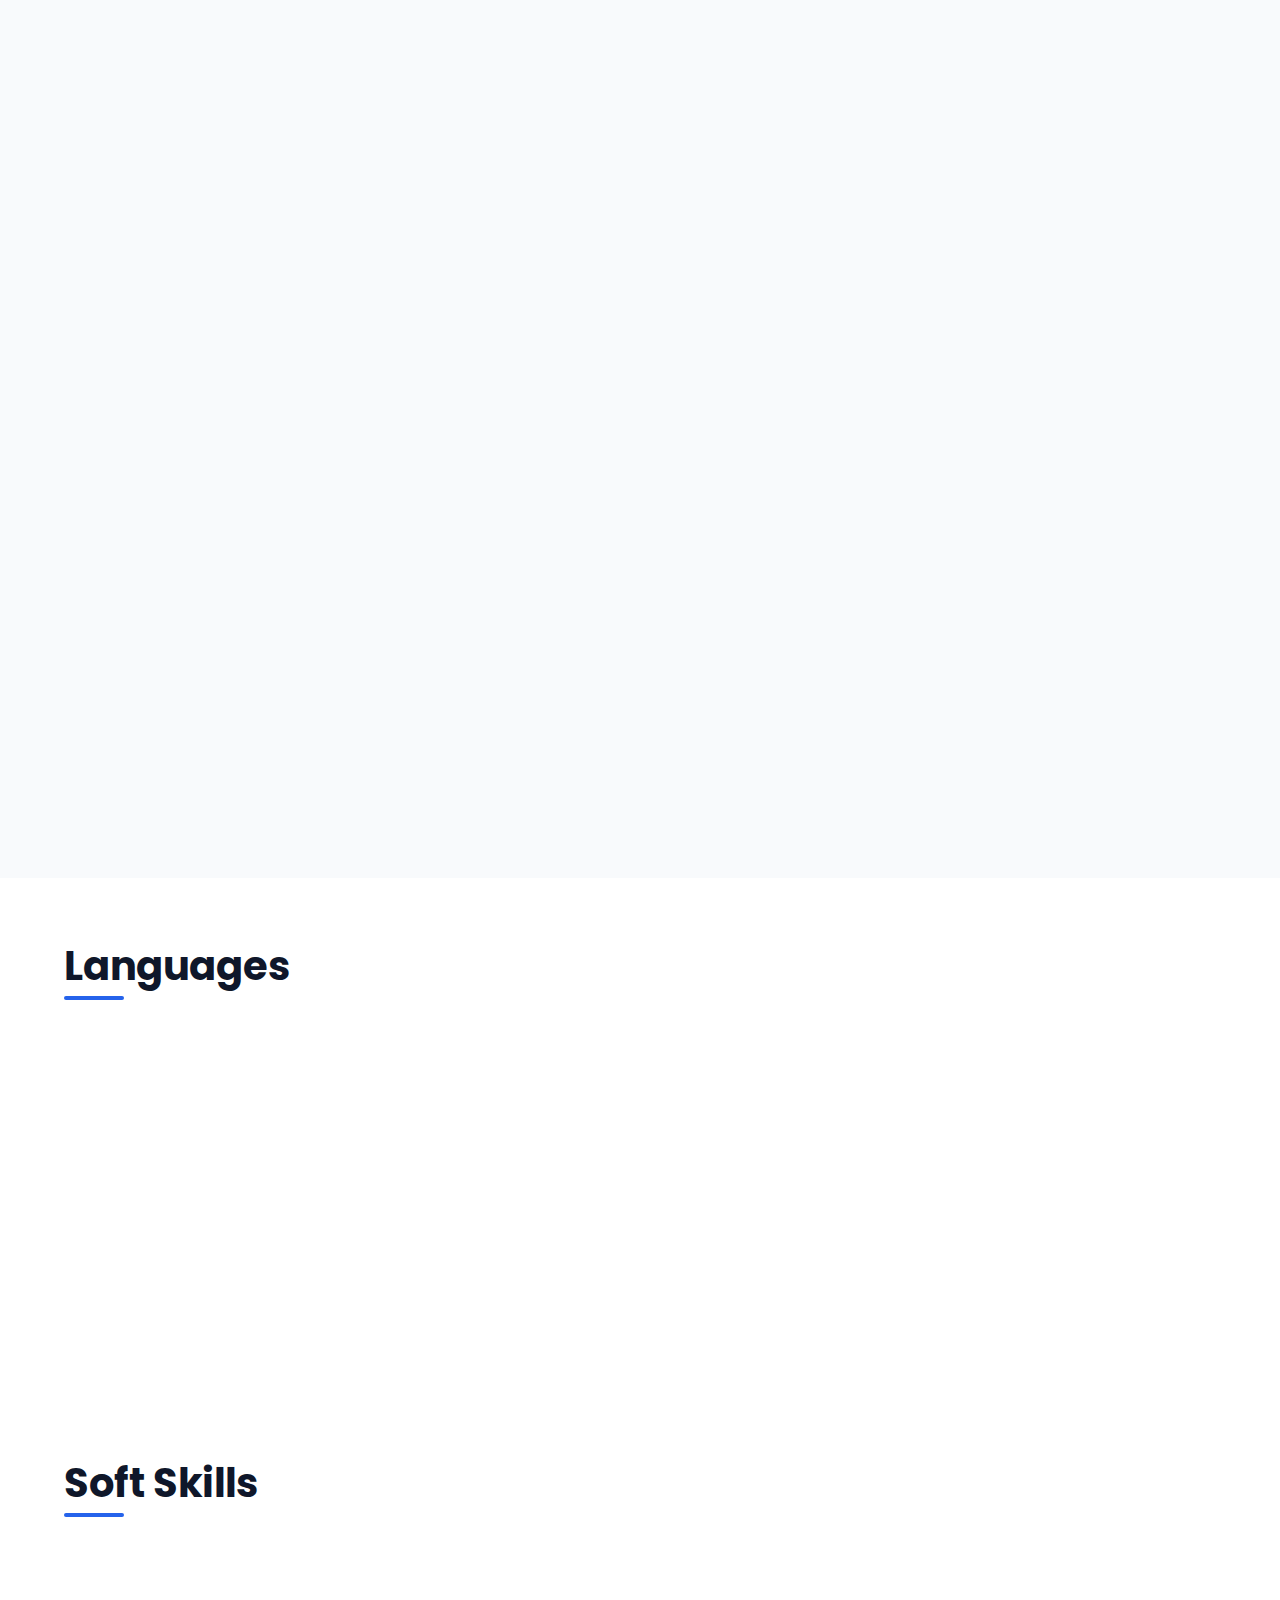
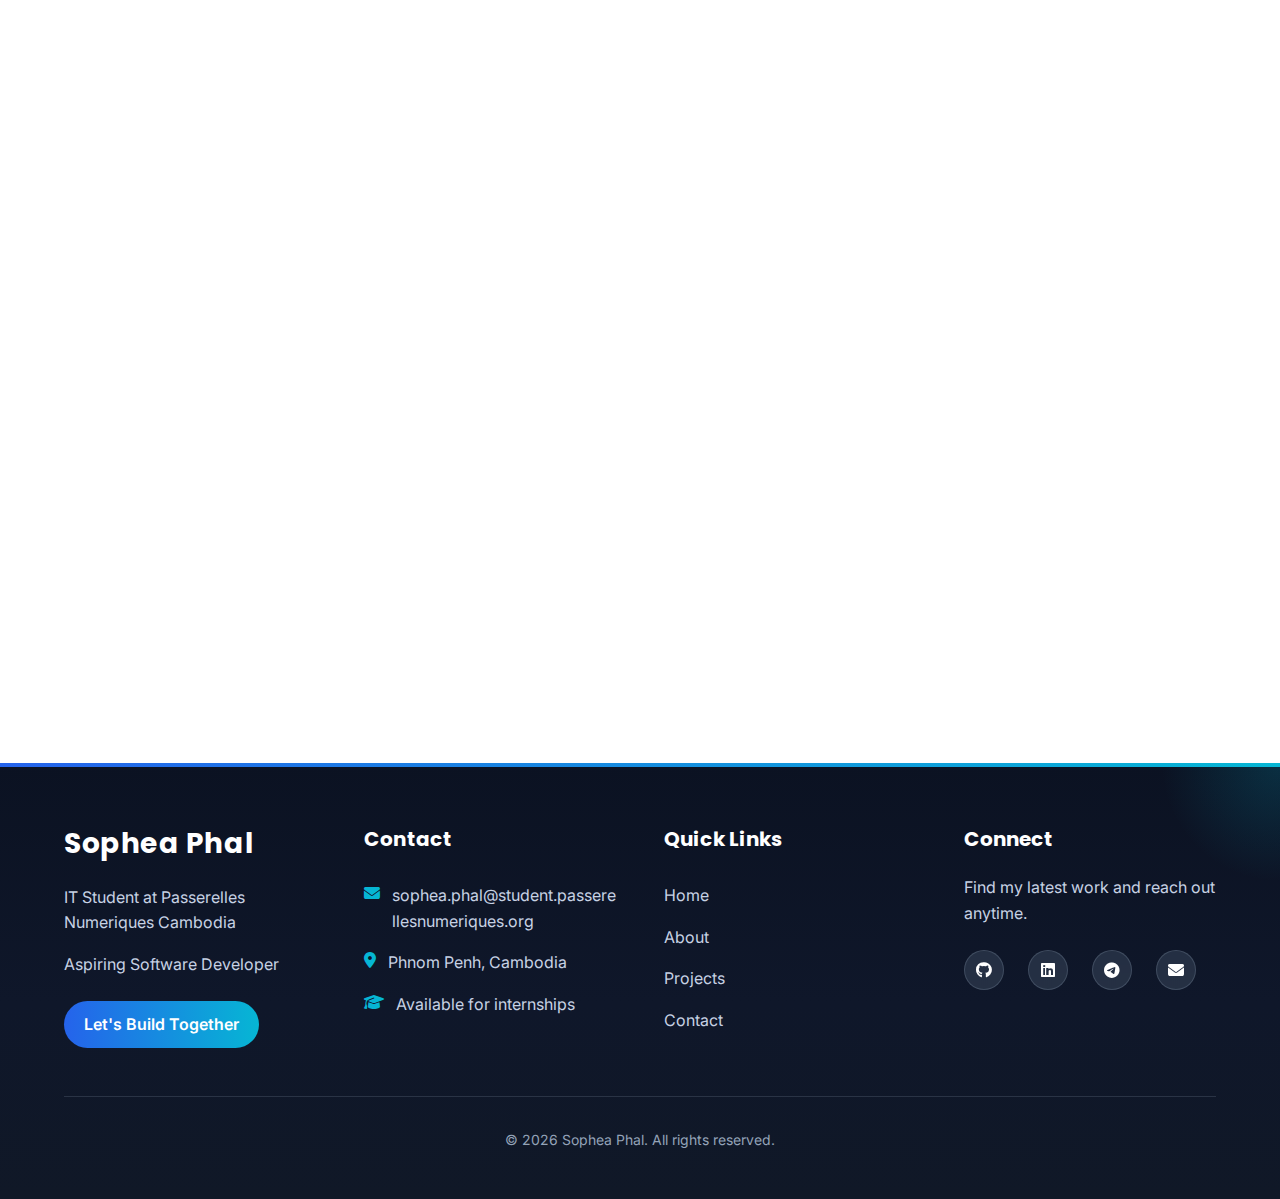
<file: page/skills.html>
<!DOCTYPE html>
<html lang="en">

<head>
    <meta charset="UTF-8">
    <meta name="viewport" content="width=device-width, initial-scale=1.0">
    <title>Skills - Sophea Phal</title>
    <!-- Base CSS -->
    <link rel="stylesheet" href="../css/style.css">
    <!-- Page-specific CSS -->
    <link rel="stylesheet" href="../css/skills.css">
    <!-- Font Awesome -->
    <link rel="stylesheet" href="https://cdnjs.cloudflare.com/ajax/libs/font-awesome/6.4.0/css/all.min.css">
    <!-- Google Fonts -->
    <link href="https://fonts.googleapis.com/css2?family=Inter:wght@300;400;500;600;700&family=Poppins:wght@400;500;600;700&display=swap" rel="stylesheet">
    <link rel="icon" type="image/svg+xml" href="../image/javascript-favicon.svg">
</head>

<body>
    <!-- Navigation -->
    <nav class="navbar">
        <div class="nav-container">
            <a href="../index.html" class="logo">Sophea Phal</a>
            <ul class="nav-menu">
                <li class="nav-item"><a href="../index.html" class="nav-link" data-i18n="nav.home">Home</a></li>
                <li class="nav-item"><a href="./about.html" class="nav-link" data-i18n="nav.about">About</a></li>
                <li class="nav-item"><a href="#" class="nav-link active" data-i18n="nav.skills">Skills</a></li>
                <li class="nav-item"><a href="./projects.html" class="nav-link" data-i18n="nav.projects">Projects</a></li>
                <li class="nav-item"><a href="./experience.html" class="nav-link" data-i18n="nav.experience">Experience</a></li>
                <li class="nav-item"><a href="./contact.html" class="nav-link" data-i18n="nav.contact">Contact</a></li>
            </ul>
            <div class="nav-actions">
                <div class="language-switcher">
                    <span class="sr-only" data-i18n="nav.language">Language</span>
                    <button class="language-trigger" type="button" aria-haspopup="listbox" aria-expanded="false">
                        <span class="language-current" data-i18n="nav.option_en">English</span>
                        <i class="fas fa-chevron-down"></i>
                    </button>
                    <div class="language-menu" role="listbox">
                        <button class="language-option" type="button" data-lang="en" data-i18n="nav.option_en">English</button>
                        <button class="language-option" type="button" data-lang="km" data-i18n="nav.option_km">Khmer</button>
                    </div>
                </div>
                <button class="theme-toggle" type="button" aria-label="Toggle dark mode">
                    <i class="fas fa-moon"></i>
                </button>
            </div>
            <button class="hamburger">
                <span class="bar"></span>
                <span class="bar"></span>
                <span class="bar"></span>
            </button>
        </div>
    </nav>

    <!-- Page Hero -->
    <section class="page-hero">
        <div class="container">
            <h1 class="page-title" data-i18n="skills.page_title">My Skills</h1>
            <p class="page-subtitle" data-i18n="skills.page_subtitle">Technical abilities and knowledge areas developed through PNC's program</p>
        </div>
    </section>

    <!-- Skills Categories -->
    <section class="skills-categories">
        <div class="container">
            <div class="category-grid">
                <!-- Frontend Development -->
                <div class="skill-category fade-in">
                    <div class="category-header">
                        <div class="category-icon">
                            <i class="fas fa-code"></i>
                        </div>
                        <h3 class="category-title" data-i18n="skills.frontend_title">Frontend Development</h3>
                    </div>
                    <div class="skill-items">
                        <div class="skill-item">
                            <div class="skill-header">
                                <span class="skill-name">HTML5 & CSS3</span>
                                <span class="skill-percent">95%</span>
                            </div>
                            <div class="skill-bar">
                                <div class="skill-progress" data-percent="95%"></div>
                            </div>
                        </div>
                        <div class="skill-item">
                            <div class="skill-header">
                                <span class="skill-name">JavaScript</span>
                                <span class="skill-percent">85%</span>
                            </div>
                            <div class="skill-bar">
                                <div class="skill-progress" data-percent="85%"></div>
                            </div>
                        </div>
                        <div class="skill-item">
                            <div class="skill-header">
                                <span class="skill-name">React.js</span>
                                <span class="skill-percent">50%</span>
                            </div>
                            <div class="skill-bar">
                                <div class="skill-progress" data-percent="50%"></div>
                            </div>
                        </div>
                        <div class="skill-item">
                            <div class="skill-header">
                                <span class="skill-name" data-i18n="skills.responsive_design">Responsive Design</span>
                                <span class="skill-percent">90%</span>
                            </div>
                            <div class="skill-bar">
                                <div class="skill-progress" data-percent="90%"></div>
                            </div>
                        </div>
                    </div>
                </div>

                <!-- Backend Development -->
                <div class="skill-category fade-in">
                    <div class="category-header">
                        <div class="category-icon">
                            <i class="fas fa-server"></i>
                        </div>
                        <h3 class="category-title" data-i18n="skills.backend_title">Backend Development</h3>
                    </div>
                    <div class="skill-items">
                        <div class="skill-item">
                            <div class="skill-header">
                                <span class="skill-name">Node.js</span>
                                <span class="skill-percent">40%</span>
                            </div>
                            <div class="skill-bar">
                                <div class="skill-progress" data-percent="40%"></div>
                            </div>
                        </div>
                        <div class="skill-item">
                            <div class="skill-header">
                                <span class="skill-name">Express.js</span>
                                <span class="skill-percent">35%</span>
                            </div>
                            <div class="skill-bar">
                                <div class="skill-progress" data-percent="35%"></div>
                            </div>
                        </div>
                        <div class="skill-item">
                            <div class="skill-header">
                                <span class="skill-name">PHP</span>
                                <span class="skill-percent">60%</span>
                            </div>
                            <div class="skill-bar">
                                <div class="skill-progress" data-percent="60%"></div>
                            </div>
                        </div>
                        <div class="skill-item">
                            <div class="skill-header">
                                <span class="skill-name" data-i18n="skills.rest_api">RESTful APIs</span>
                                <span class="skill-percent">35%</span>
                            </div>
                            <div class="skill-bar">
                                <div class="skill-progress" data-percent="35%"></div>
                            </div>
                        </div>
                    </div>
                </div>

                <!-- Database -->
                <div class="skill-category fade-in">
                    <div class="category-header">
                        <div class="category-icon">
                            <i class="fas fa-database"></i>
                        </div>
                        <h3 class="category-title" data-i18n="skills.database_title">Database Management</h3>
                    </div>
                    <div class="skill-items">
                        <div class="skill-item">
                            <div class="skill-header">
                                <span class="skill-name">MySQL</span>
                                <span class="skill-percent">85%</span>
                            </div>
                            <div class="skill-bar">
                                <div class="skill-progress" data-percent="85%"></div>
                            </div>
                        </div>
                        <div class="skill-item">
                            <div class="skill-header">
                                <span class="skill-name">MongoDB</span>
                                <span class="skill-percent">70%</span>
                            </div>
                            <div class="skill-bar">
                                <div class="skill-progress" data-percent="70%"></div>
                            </div>
                        </div>
                        <div class="skill-item">
                            <div class="skill-header">
                                <span class="skill-name" data-i18n="skills.database_design">Database Design</span>
                                <span class="skill-percent">80%</span>
                            </div>
                            <div class="skill-bar">
                                <div class="skill-progress" data-percent="80%"></div>
                            </div>
                        </div>
                        <div class="skill-item">
                            <div class="skill-header">
                                <span class="skill-name" data-i18n="skills.sql_queries">SQL Queries</span>
                                <span class="skill-percent">88%</span>
                            </div>
                            <div class="skill-bar">
                                <div class="skill-progress" data-percent="88%"></div>
                            </div>
                        </div>
                    </div>
                </div>

                <!-- Tools & Technologies -->
                <div class="skill-category fade-in">
                    <div class="category-header">
                        <div class="category-icon">
                            <i class="fas fa-tools"></i>
                        </div>
                        <h3 class="category-title" data-i18n="skills.tools_title">Tools & Technologies</h3>
                    </div>
                    <div class="skill-items">
                        <div class="skill-item">
                            <div class="skill-header">
                                <span class="skill-name" data-i18n="skills.git_github">Git & GitHub</span>
                                <span class="skill-percent">90%</span>
                            </div>
                            <div class="skill-bar">
                                <div class="skill-progress" data-percent="90%"></div>
                            </div>
                        </div>
                        <div class="skill-item">
                            <div class="skill-header">
                                <span class="skill-name">VS Code</span>
                                <span class="skill-percent">95%</span>
                            </div>
                            <div class="skill-bar">
                                <div class="skill-progress" data-percent="95%"></div>
                            </div>
                        </div>
                        <div class="skill-item">
                            <div class="skill-header">
                                <span class="skill-name">Docker</span>
                                <span class="skill-percent">65%</span>
                            </div>
                            <div class="skill-bar">
                                <div class="skill-progress" data-percent="65%"></div>
                            </div>
                        </div>
                        <div class="skill-item">
                            <div class="skill-header">
                                <span class="skill-name" data-i18n="skills.linux_unix">Linux/Unix</span>
                                <span class="skill-percent">40%</span>
                            </div>
                            <div class="skill-bar">
                                <div class="skill-progress" data-percent="65%"></div>
                            </div>
                        </div>
                    </div>
                </div>
            </div>
        </div>
    </section>

    <!-- Tech Stack -->
    <section class="tech-stack">
        <div class="container">
            <h2 class="section-title center" data-i18n="skills.stack_title">Technology Stack</h2>
            <div class="tech-categories">
                <div class="tech-category fade-in">
                    <h3 data-i18n="skills.stack_langs">Programming Languages</h3>
                    <div class="tech-tags">
                        <span class="tech-tag">JavaScript</span>
                        <span class="tech-tag">Python</span>
                        <!-- <span class="tech-tag">Java</span> -->
                        <span class="tech-tag">PHP</span>
                        <span class="tech-tag">C++</span>
                        <span class="tech-tag">SQL</span>
                    </div>
                </div>
                <div class="tech-category fade-in">
                    <h3 data-i18n="skills.stack_frameworks">Frameworks & Libraries</h3>
                    <div class="tech-tags">
                        <span class="tech-tag">React.js</span>
                        <span class="tech-tag">Express.js</span>
                        <span class="tech-tag">Node.js</span>
                        <span class="tech-tag">Bootstrap</span>
                        <span class="tech-tag">jQuery</span>
                        <span class="tech-tag">Laravel</span>
                    </div>
                </div>
                <div class="tech-category fade-in">
                    <h3 data-i18n="skills.stack_tools">Tools & Platforms</h3>
                    <div class="tech-tags">
                        <span class="tech-tag">Git</span>
                        <span class="tech-tag">GitHub</span>
                        <span class="tech-tag">VS Code</span>
                        <span class="tech-tag">Docker</span>
                        <span class="tech-tag">Postman</span>
                        <span class="tech-tag">AWS</span>
                        <span class="tech-tag">Figma</span>
                        <span class="tech-tag">Firebase</span>
                        <span class="tech-tag">Jira</span>
                        <span class="tech-tag">Vercel</span>
                        <span class="tech-tag">Netlify</span>
                    </div>
                </div>
                <div class="tech-category fade-in">
                    <h3 data-i18n="skills.stack_ai">AI & Agentic Tools</h3>
                    <div class="tech-tags">
                        <span class="tech-tag">OpenCode</span>
                        <span class="tech-tag">Stitch</span>
                        <span class="tech-tag">Claude Code</span>
                        <span class="tech-tag">Antigravity</span>
                        <span class="tech-tag">NotebookLM</span>
                        <span class="tech-tag">GitHub Copilot</span>
                        <span class="tech-tag">Prompt Engineering</span>
                        <span class="tech-tag">Agentic Workflows</span>
                    </div>
                </div>
            </div>
        </div>
    </section>

    <!-- Languages -->
    <section class="languages-section">
        <div class="container">
            <h2 class="section-title center" data-i18n="skills.languages_title">Languages</h2>
            <div class="languages-grid">
                <div class="language-card fade-in">
                    <div class="language-icon">
                        <i class="fas fa-language"></i>
                    </div>
                    <h3 data-i18n="skills.khmer_title">Khmer</h3>
                    <p data-i18n="skills.khmer_desc">Native language with strong communication skills in daily, academic, and collaborative environments.</p>
                </div>
                <div class="language-card fade-in">
                    <div class="language-icon">
                        <i class="fas fa-globe"></i>
                    </div>
                    <h3 data-i18n="skills.english_title">English</h3>
                    <p data-i18n="skills.english_desc">Working proficiency in reading, writing, and speaking for technical learning, teamwork, and presentations.</p>
                </div>
            </div>
        </div>
    </section>

    <!-- Soft Skills -->
    <section class="soft-skills">
        <div class="container">
            <h2 class="section-title center" data-i18n="skills.soft_title">Soft Skills</h2>
            <div class="soft-skills-grid">
                <div class="soft-skill-card fade-in">
                    <div class="soft-skill-icon">
                        <i class="fas fa-comments"></i>
                    </div>
                    <h3 data-i18n="skills.soft1_title">Communication</h3>
                    <p data-i18n="skills.soft1_desc">Effective verbal and written communication skills developed through presentations and team projects.</p>
                </div>
                <div class="soft-skill-card fade-in">
                    <div class="soft-skill-icon">
                        <i class="fas fa-users"></i>
                    </div>
                    <h3 data-i18n="skills.soft2_title">Teamwork</h3>
                    <p data-i18n="skills.soft2_desc">Collaborative approach to problem-solving with experience in group projects and pair programming.</p>
                </div>
                <div class="soft-skill-card fade-in">
                    <div class="soft-skill-icon">
                        <i class="fas fa-lightbulb"></i>
                    </div>
                    <h3 data-i18n="skills.soft3_title">Problem Solving</h3>
                    <p data-i18n="skills.soft3_desc">Analytical thinking and systematic approach to debugging and resolving technical challenges.</p>
                </div>
                <div class="soft-skill-card fade-in">
                    <div class="soft-skill-icon">
                        <i class="fas fa-tasks"></i>
                    </div>
                    <h3 data-i18n="skills.soft4_title">Time Management</h3>
                    <p data-i18n="skills.soft4_desc">Ability to prioritize tasks and meet deadlines while balancing multiple projects and responsibilities.</p>
                </div>
                <div class="soft-skill-card fade-in">
                    <div class="soft-skill-icon">
                        <i class="fas fa-user-tie"></i>
                    </div>
                    <h3 data-i18n="skills.soft5_title">Leadership</h3>
                    <p data-i18n="skills.soft5_desc">Ability to guide team activities, support collaboration, and take responsibility for delivering shared goals.</p>
                </div>
            </div>
        </div>
    </section>

    <!-- Certifications -->
    <!-- <section class="certifications">
        <div class="container">
            <h2 class="section-title center">Certifications & Achievements</h2>
            <div class="cert-grid">
                <div class="cert-card fade-in">
                    <div class="cert-header">
                        <div class="cert-icon">
                            <i class="fas fa-certificate"></i>
                        </div>
                        <h3>PNC IT Diploma</h3>
                    </div>
                    <p class="cert-issuer">Passerelles Num�riques Cambodia</p>
                    <p>Expected completion in 2026. Comprehensive program covering software development, web technologies, and professional skills.</p>
                </div>
                <div class="cert-card fade-in">
                    <div class="cert-header">
                        <div class="cert-icon">
                            <i class="fab fa-free-code-camp"></i>
                        </div>
                        <h3>Responsive Web Design</h3>
                    </div>
                    <p class="cert-issuer">freeCodeCamp</p>
                    <p>Certification covering HTML5, CSS3, accessibility, responsive design principles, and CSS Grid/Flexbox.</p>
                </div>
                <div class="cert-card fade-in">
                    <div class="cert-header">
                        <div class="cert-icon">
                            <i class="fab fa-js-square"></i>
                        </div>
                        <h3>JavaScript Algorithms</h3>
                    </div>
                    <p class="cert-issuer">freeCodeCamp</p>
                    <p>Certification in JavaScript fundamentals, ES6, algorithms, data structures, and functional programming.</p>
                </div>
            </div>
        </div>
    </section> -->
    
    <!-- Footer -->
    <footer class="footer">
        <div class="container">
            <div class="footer-content">
                <div class="footer-info">
                    <h3>Sophea Phal</h3>
                    <p data-i18n="footer.tagline_line1">IT Student at Passerelles Numeriques Cambodia</p>
                    <p data-i18n="footer.tagline_line2">Aspiring Software Developer</p>
                    <div class="footer-cta">
                        <a class="footer-btn" href="./contact.html" data-i18n="footer.cta">Let's Build Together</a>
                    </div>
                </div>
                <div class="footer-contact">
                    <h4 data-i18n="footer.contact">Contact</h4>
                    <ul>
                        <li><i class="fas fa-envelope"></i><a href="mailto:sophea.phal@student.passerellesnumeriques.org">sophea.phal@student.passerellesnumeriques.org</a></li>
                        <li><i class="fas fa-location-dot"></i><span data-i18n="footer.location">Phnom Penh, Cambodia</span></li>
                        <li><i class="fas fa-graduation-cap"></i><span data-i18n="footer.available">Available for internships</span></li>
                    </ul>
                </div>
                <div class="footer-links">
                    <h4 data-i18n="footer.quick_links">Quick Links</h4>
                    <ul>
                        <li><a href="../index.html" data-i18n="nav.home">Home</a></li>
                        <li><a href="./about.html" data-i18n="nav.about">About</a></li>
                        <li><a href="./projects.html" data-i18n="nav.projects">Projects</a></li>
                        <li><a href="./contact.html" data-i18n="nav.contact">Contact</a></li>
                    </ul>
                </div>
                <div class="footer-social">
                    <h4 data-i18n="footer.connect">Connect</h4>
                    <p class="footer-note" data-i18n="footer.note">Find my latest work and reach out anytime.</p>
                    <div class="social-icons">
                        <a href="https://github.com/sophea06" target="_blank"><i class="fab fa-github"></i></a>
                        <a href="https://linkedin.com/in/sophea-phal-a73a1034b" target="_blank"><i class="fab fa-linkedin"></i></a>
                        <a href="https://t.me/PheaZaLov3" target="_blank"><i class="fab fa-telegram"></i></a>
                        <a href="mailto:sophea.phal@student.passerellesnumeriques.org"><i class="fas fa-envelope"></i></a>
                    </div>
                </div>
            </div>
            <div class="footer-bottom">
                <p><span data-i18n="footer.rights_prefix">&copy; <span class="current-year">2026</span> Sophea Phal.</span> <span data-i18n="footer.rights_suffix">All rights reserved.</span></p>
            </div>
        </div>
    </footer>

    <!-- JavaScript -->
    <script src="../js/main.js"></script>
</body>

</html>
</file>
<file: css/style.css>
/* css/base.css - Shared styles across all pages */

:root {
    /* Modern Color Palette */
    --primary: #2563eb;
    --primary-dark: #1d4ed8;
    --secondary: #7c3aed;
    --accent: #06b6d4;
    --dark: #0f172a;
    --light: #f8fafc;
    --text: #334155;
    --text-light: #64748b;
    --white: #ffffff;
    /* Spacing */
    --space-xs: 0.5rem;
    --space-sm: 1rem;
    --space-md: 1.5rem;
    --space-lg: 2rem;
    --space-xl: 3rem;
    --space-2xl: 4rem;
    /* Typography */
    --font-primary: 'Inter', -apple-system, BlinkMacSystemFont, sans-serif;
    --font-secondary: 'Poppins', var(--font-primary);
}


/* Reset & Base */

* {
    margin: 0;
    padding: 0;
    box-sizing: border-box;
}

html {
    scroll-behavior: smooth;
}

body {
    font-family: var(--font-primary);
    color: var(--text);
    line-height: 1.6;
    background-color: var(--white);
}

.container {
    width: 100%;
    max-width: 1200px;
    margin: 0 auto;
    padding: 0 var(--space-md);
}


/* Typography */

h1,
h2,
h3,
h4,
h5,
h6 {
    font-family: var(--font-secondary);
    font-weight: 700;
    line-height: 1.2;
    color: var(--dark);
    margin-bottom: var(--space-md);
}

h1 {
    font-size: 3rem;
}

h2 {
    font-size: 2.5rem;
}

h3 {
    font-size: 1.75rem;
}

h4 {
    font-size: 1.25rem;
}

.section-title {
    position: relative;
    margin-bottom: var(--space-xl);
}

.section-title::after {
    content: '';
    position: absolute;
    bottom: -10px;
    left: 0;
    width: 60px;
    height: 4px;
    background-color: var(--primary);
    border-radius: 2px;
}


/* Navigation - Shared across all pages */

.navbar {
    position: fixed;
    top: 0;
    left: 0;
    width: 100%;
    background-color: rgba(255, 255, 255, 0.92);
    backdrop-filter: blur(16px);
    box-shadow: 0 12px 30px rgba(15, 23, 42, 0.08);
    border-bottom: 1px solid rgba(148, 163, 184, 0.18);
    z-index: 1000;
    padding: 1rem 0;
}

.nav-container {
    display: grid;
    grid-template-columns: 1fr auto 1fr;
    align-items: center;
    max-width: 1200px;
    margin: 0 auto;
    padding: 0 var(--space-md);
    gap: 1rem;
}

.logo {
    font-family: var(--font-secondary);
    font-size: 1.8rem;
    font-weight: 700;
    color: var(--primary);
    text-decoration: none;
    justify-self: start;
}

.nav-menu {
    display: flex;
    list-style: none;
    gap: 0.45rem;
    align-items: center;
    justify-self: center;
}

.nav-actions {
    display: flex;
    align-items: center;
    gap: 0.75rem;
    justify-self: end;
}

.language-switcher {
    display: inline-flex;
    align-items: center;
    position: relative;
}

.language-trigger {
    min-width: 102px;
    height: 40px;
    padding: 0 2.5rem 0 1rem;
    border-radius: 999px;
    border: 1px solid rgba(37, 99, 235, 0.28);
    background: linear-gradient(135deg, rgba(255, 255, 255, 0.98), rgba(219, 234, 254, 0.95));
    color: var(--primary-dark);
    font-weight: 600;
    font-family: var(--font-primary);
    font-size: 0.95rem;
    box-shadow: 0 10px 22px rgba(37, 99, 235, 0.12);
    cursor: pointer;
    display: inline-flex;
    align-items: center;
    gap: 0.75rem;
    transition: background 0.2s ease, transform 0.2s ease, border-color 0.2s ease, box-shadow 0.2s ease;
}

.language-current {
    flex: 1 1 auto;
    min-width: 0;
    text-align: left;
}

.language-trigger:hover {
    border-color: rgba(37, 99, 235, 0.45);
    box-shadow: 0 14px 28px rgba(37, 99, 235, 0.16);
    transform: translateY(-1px);
}

.language-trigger:focus-visible {
    outline: 2px solid rgba(37, 99, 235, 0.35);
    outline-offset: 2px;
}

.language-trigger i {
    flex: 0 0 auto;
    margin-left: auto;
    font-size: 0.8rem;
    transition: transform 0.2s ease;
}

.language-switcher.open .language-trigger i {
    transform: rotate(180deg);
}

.language-menu {
    position: absolute;
    top: calc(100% + 0.55rem);
    right: 0;
    min-width: 100%;
    padding: 0.45rem;
    display: flex;
    flex-direction: column;
    gap: 0.35rem;
    border-radius: 18px;
    border: 1px solid rgba(37, 99, 235, 0.16);
    background: rgba(255, 255, 255, 0.98);
    box-shadow: 0 18px 42px rgba(15, 23, 42, 0.16);
    backdrop-filter: blur(14px);
    opacity: 0;
    pointer-events: none;
    transform: translateY(-8px);
    transition: opacity 0.18s ease, transform 0.18s ease;
    z-index: 1200;
}

.language-switcher.open .language-menu {
    opacity: 1;
    pointer-events: auto;
    transform: translateY(0);
}

.language-option {
    width: 100%;
    border: 0;
    background: transparent;
    color: var(--dark);
    text-align: left;
    font: inherit;
    font-weight: 600;
    padding: 0.7rem 0.9rem;
    border-radius: 12px;
    cursor: pointer;
    transition: background-color 0.18s ease, color 0.18s ease;
}

.language-option:hover,
.language-option.active {
    background: rgba(37, 99, 235, 0.12);
    color: var(--primary-dark);
}

.sr-only {
    position: absolute;
    width: 1px;
    height: 1px;
    padding: 0;
    margin: -1px;
    overflow: hidden;
    clip: rect(0, 0, 0, 0);
    white-space: nowrap;
    border: 0;
}

.nav-item {
    margin: 0;
}

.nav-link {
    color: var(--text);
    text-decoration: none;
    font-weight: 500;
    font-size: 1rem;
    transition: color 0.3s ease;
    position: relative;
    padding: 0.45rem 0.7rem;
    border-radius: 999px;
    transition: color 0.25s ease, background-color 0.25s ease, transform 0.25s ease;
}

.nav-link:hover,
.nav-link.active {
    color: var(--primary);
}

.nav-link::after {
    content: '';
    position: absolute;
    bottom: -5px;
    left: 50%;
    width: 0;
    height: 2px;
    background: linear-gradient(90deg, var(--primary), var(--accent));
    border-radius: 2px;
    transform: translateX(-50%);
    transition: width 0.25s ease;
}

.nav-link:hover {
    background-color: rgba(37, 99, 235, 0.08);
    transform: translateY(-1px);
}

.nav-link:hover::after,
.nav-link.active::after {
    width: 60%;
}

.nav-link.active {
    background-color: rgba(37, 99, 235, 0.12);
    font-weight: 600;
}

.hamburger {
    display: none;
    cursor: pointer;
    background: none;
    border: none;
}

.theme-toggle {
    width: 40px;
    height: 40px;
    border-radius: 999px;
    border: 1px solid rgba(148, 163, 184, 0.35);
    background: rgba(37, 99, 235, 0.08);
    color: var(--primary);
    display: inline-flex;
    align-items: center;
    justify-content: center;
    cursor: pointer;
    transition: all 0.25s ease;
}

.theme-toggle:hover {
    background: rgba(37, 99, 235, 0.2);
    transform: translateY(-1px);
}

.bar {
    display: block;
    width: 25px;
    height: 3px;
    margin: 5px auto;
    background-color: var(--text);
    transition: all 0.3s ease;
}


/* Buttons */

.btn {
    display: inline-block;
    padding: 0.875rem 1.75rem;
    background-color: var(--primary);
    color: var(--white);
    border: none;
    border-radius: 0.375rem;
    font-weight: 600;
    font-size: 1rem;
    cursor: pointer;
    text-decoration: none;
    transition: all 0.3s ease;
    text-align: center;
}

.btn:hover {
    background-color: var(--primary-dark);
    transform: translateY(-2px);
    box-shadow: 0 10px 25px -3px rgba(0, 0, 0, 0.1);
}

.btn-secondary {
    background-color: transparent;
    border: 2px solid var(--primary);
    color: var(--primary);
}

.btn-secondary:hover {
    background-color: var(--primary);
    color: var(--white);
}

.btn-small {
    padding: 0.5rem 1rem;
    font-size: 0.875rem;
}


/* Footer - Shared across all pages */

.footer {
    position: relative;
    background: linear-gradient(180deg, #0b1222 0%, #0f172a 55%, #101827 100%);
    color: var(--white);
    padding: var(--space-2xl) 0 var(--space-xl);
    overflow: hidden;
}

.footer::before {
    content: '';
    position: absolute;
    top: 0;
    left: 0;
    width: 100%;
    height: 4px;
    background: linear-gradient(90deg, var(--primary), var(--accent));
}

.footer::after {
    content: '';
    position: absolute;
    right: -120px;
    top: -120px;
    width: 240px;
    height: 240px;
    background: radial-gradient(circle, rgba(6, 182, 212, 0.18) 0%, rgba(6, 182, 212, 0) 70%);
    pointer-events: none;
}

.footer-content {
    display: grid;
    grid-template-columns: repeat(auto-fit, minmax(250px, 1fr));
    gap: var(--space-xl);
    margin-bottom: var(--space-xl);
    position: relative;
    z-index: 1;
    align-items: start;
}

.footer-info h3 {
    color: var(--white);
    margin-bottom: var(--space-md);
    letter-spacing: 0.02em;
}

.footer-info p {
    color: #c7d2e4;
    margin-bottom: var(--space-sm);
    max-width: 320px;
}

.footer-cta {
    margin-top: var(--space-md);
}

.footer-btn {
    display: inline-flex;
    align-items: center;
    justify-content: center;
    padding: 0.65rem 1.25rem;
    border-radius: 999px;
    background: linear-gradient(90deg, var(--primary), var(--accent));
    color: var(--white);
    font-weight: 600;
    text-decoration: none;
    transition: transform 0.25s ease, box-shadow 0.25s ease;
}

.footer-btn:hover {
    transform: translateY(-2px);
    box-shadow: 0 12px 30px rgba(6, 182, 212, 0.25);
}

.footer-contact h4 {
    color: var(--white);
    margin-bottom: var(--space-lg);
    letter-spacing: 0.01em;
}

.footer-contact ul {
    list-style: none;
    display: flex;
    flex-direction: column;
    gap: var(--space-sm);
}

.footer-contact li {
    display: flex;
    align-items: flex-start;
    gap: 0.75rem;
    color: #c7d2e4;
}

.footer-contact a {
    color: #c7d2e4;
    text-decoration: none;
    transition: color 0.25s ease;
    overflow-wrap: anywhere;
    word-break: break-word;
}

.footer-contact a:hover {
    color: var(--white);
}

.footer-contact i {
    color: var(--accent);
    margin-top: 2px;
}

.footer-links h4 {
    color: var(--white);
    margin-bottom: var(--space-lg);
    letter-spacing: 0.01em;
}

.footer-links ul {
    list-style: none;
    display: flex;
    flex-direction: column;
    gap: var(--space-sm);
}

.footer-links a {
    position: relative;
    color: #c7d2e4;
    text-decoration: none;
    transition: color 0.3s ease;
    padding-bottom: 2px;
}

.footer-links a::after {
    content: '';
    position: absolute;
    left: 0;
    bottom: -4px;
    width: 0;
    height: 2px;
    background: linear-gradient(90deg, var(--primary), var(--accent));
    transition: width 0.25s ease;
}

.footer-links a:hover {
    color: var(--white);
}

.footer-links a:hover::after {
    width: 100%;
}

.footer-social h4 {
    color: var(--white);
    margin-bottom: var(--space-md);
}

.footer-note {
    color: #c7d2e4;
    margin-bottom: var(--space-md);
}

.social-icons {
    display: flex;
    gap: var(--space-md);
    margin-top: var(--space-md);
    flex-wrap: wrap;
}

.social-icons a {
    display: inline-flex;
    align-items: center;
    justify-content: center;
    width: 40px;
    height: 40px;
    background-color: rgba(51, 65, 85, 0.6);
    color: var(--white);
    border-radius: 50%;
    text-decoration: none;
    transition: all 0.3s ease;
    border: 1px solid rgba(148, 163, 184, 0.25);
    backdrop-filter: blur(6px);
}

.social-icons a:hover {
    background-color: var(--primary);
    border-color: transparent;
    transform: translateY(-3px);
    box-shadow: 0 10px 25px rgba(37, 99, 235, 0.35);
}

.footer-bottom {
    text-align: center;
    padding-top: var(--space-lg);
    border-top: 1px solid rgba(148, 163, 184, 0.2);
    color: #94a3b8;
    font-size: 0.875rem;
    position: relative;
    z-index: 1;
    margin-top: var(--space-lg);
}

/* Dark mode */

html[data-theme='dark'] body {
    background-color: #0b1220;
    color: #e2e8f0;
}

html[data-theme='dark'] h1,
html[data-theme='dark'] h2,
html[data-theme='dark'] h3,
html[data-theme='dark'] h4,
html[data-theme='dark'] h5,
html[data-theme='dark'] h6 {
    color: #f1f5f9;
}

html[data-theme='dark'] .navbar {
    background-color: rgba(15, 23, 42, 0.88);
    box-shadow: 0 14px 30px rgba(2, 6, 23, 0.45);
    border-bottom: 1px solid rgba(148, 163, 184, 0.2);
}

html[data-theme='dark'] .nav-link {
    color: #cbd5e1;
}

html[data-theme='dark'] .language-trigger {
    background: linear-gradient(135deg, rgba(30, 41, 59, 0.95), rgba(51, 65, 85, 0.92));
    border-color: rgba(125, 211, 252, 0.28);
    color: #f8fafc;
    box-shadow: 0 12px 26px rgba(2, 6, 23, 0.35);
}

html[data-theme='dark'] .language-menu {
    background: rgba(15, 23, 42, 0.96);
    border-color: rgba(125, 211, 252, 0.14);
    box-shadow: 0 20px 48px rgba(2, 6, 23, 0.5);
}

html[data-theme='dark'] .language-option {
    color: #e2e8f0;
}

html[data-theme='dark'] .language-option:hover,
html[data-theme='dark'] .language-option.active {
    background: rgba(125, 211, 252, 0.14);
    color: #7dd3fc;
}

html[data-theme='dark'] .nav-link:hover,
html[data-theme='dark'] .nav-link.active {
    color: #7dd3fc;
}

html[data-theme='dark'] .nav-link.active::after {
    background: linear-gradient(90deg, #7dd3fc, #38bdf8);
}

html[data-theme='dark'] .nav-link:hover {
    background-color: rgba(148, 163, 184, 0.12);
}

html[data-theme='dark'] .nav-link.active {
    background-color: rgba(148, 163, 184, 0.18);
}

html[data-theme='dark'] .theme-toggle {
    background: rgba(148, 163, 184, 0.12);
    border-color: rgba(148, 163, 184, 0.4);
    color: #f8fafc;
}

html[data-theme='dark'] .hero,
html[data-theme='dark'] .page-hero {
    background: linear-gradient(135deg, #0b1220 0%, #111827 100%);
}

html[data-theme='dark'] .skills-preview,
html[data-theme='dark'] .cta-section,
html[data-theme='dark'] .education-section,
html[data-theme='dark'] .goals-section,
html[data-theme='dark'] .tech-stack,
html[data-theme='dark'] .certifications,
html[data-theme='dark'] .stats-section,
html[data-theme='dark'] .values-section,
html[data-theme='dark'] .soft-skills,
html[data-theme='dark'] .skills-categories {
    background-color: #0f172a;
}

html[data-theme='dark'] .skill-card,
html[data-theme='dark'] .education-content,
html[data-theme='dark'] .value-card,
html[data-theme='dark'] .goal-item,
html[data-theme='dark'] .skill-category,
html[data-theme='dark'] .tech-category,
html[data-theme='dark'] .soft-skill-card,
html[data-theme='dark'] .cert-card,
html[data-theme='dark'] .project-card,
html[data-theme='dark'] .experience-card,
html[data-theme='dark'] .volunteer-card,
html[data-theme='dark'] .learning-card,
html[data-theme='dark'] .contact-card,
html[data-theme='dark'] .contact-info-card,
html[data-theme='dark'] .contact-form-container,
html[data-theme='dark'] .contact-social,
html[data-theme='dark'] .social-link-item,
html[data-theme='dark'] .faq-item,
html[data-theme='dark'] .faq-question,
html[data-theme='dark'] .faq-answer {
    background-color: #111827;
    box-shadow: 0 10px 25px rgba(2, 6, 23, 0.45);
    border-color: rgba(148, 163, 184, 0.2);
}

html[data-theme='dark'] .education-content,
html[data-theme='dark'] .value-card,
html[data-theme='dark'] .soft-skill-card,
html[data-theme='dark'] .cert-card,
html[data-theme='dark'] .skill-category,
html[data-theme='dark'] .tech-category {
    border: 1px solid rgba(148, 163, 184, 0.15);
}

html[data-theme='dark'] .hero-subtitle,
html[data-theme='dark'] .page-subtitle,
html[data-theme='dark'] .cta-content p,
html[data-theme='dark'] .stat-label,
html[data-theme='dark'] .education-institution,
html[data-theme='dark'] .cert-issuer,
html[data-theme='dark'] .form-group label,
html[data-theme='dark'] .footer-info p,
html[data-theme='dark'] .footer-note {
    color: #cbd5e1;
}

html[data-theme='dark'] .skill-name {
    color: #e2e8f0;
}

html[data-theme='dark'] .skill-bar,
html[data-theme='dark'] .tech-tag {
    background-color: rgba(148, 163, 184, 0.15);
    color: #e2e8f0;
}

html[data-theme='dark'] .form-group input,
html[data-theme='dark'] .form-group textarea {
    background-color: #0b1220;
    border-color: rgba(148, 163, 184, 0.35);
    color: #e2e8f0;
}

html[data-theme='dark'] .form-group input:focus,
html[data-theme='dark'] .form-group textarea:focus {
    box-shadow: 0 0 0 3px rgba(56, 189, 248, 0.2);
}

html[data-theme='dark'] .social-link-item {
    color: #e2e8f0;
}

html[data-theme='dark'] .faq-question:hover {
    background-color: rgba(148, 163, 184, 0.08);
}

html[data-theme='dark'] .faq-item {
    border-color: rgba(148, 163, 184, 0.25);
}

html[data-theme='dark'] .tech-tag:hover {
    color: #0b1220;
}

html[data-theme='dark'] .goal-item {
    border-bottom: 1px solid rgba(148, 163, 184, 0.25);
}

html[data-theme='dark'] .student-badge {
    background-color: rgba(56, 189, 248, 0.12);
    border-color: rgba(56, 189, 248, 0.35);
    color: #7dd3fc;
}


/* Responsive */

@media (max-width: 992px) {
    .nav-container {
        grid-template-columns: auto 1fr auto;
        gap: var(--space-md);
    }
    .logo {
        font-size: 1.6rem;
    }
    .nav-menu {
        gap: 0.25rem;
    }

    .nav-actions {
        gap: 0.5rem;
    }

    .theme-toggle {
        width: 36px;
        height: 36px;
    }

    .language-trigger {
        min-width: 92px;
        height: 36px;
    }
    .container {
        padding: 0 var(--space-sm);
    }
    h1 {
        font-size: 2.6rem;
    }
    h2 {
        font-size: 2.2rem;
    }
}

@media (max-width: 768px) {
    .nav-container {
        display: flex;
        justify-content: space-between;
    }

    .hamburger {
        display: block;
    }
    .hamburger.active .bar:nth-child(2) {
        opacity: 0;
    }
    .hamburger.active .bar:nth-child(1) {
        transform: translateY(8px) rotate(45deg);
    }
    .hamburger.active .bar:nth-child(3) {
        transform: translateY(-8px) rotate(-45deg);
    }
    .nav-menu {
        position: fixed;
        left: -100%;
        top: 70px;
        flex-direction: column;
        background-color: var(--white);
        width: 100%;
        text-align: center;
        transition: 0.3s;
        box-shadow: 0 10px 27px rgba(0, 0, 0, 0.05);
        padding: var(--space-lg) 0;
        z-index: 999;
    }
    .nav-menu.active {
        left: 0;
    }

    .nav-actions {
        margin-left: 0;
    }

    .nav-item {
        margin: var(--space-md) 0;
    }
    h1 {
        font-size: 2.5rem;
    }
    h2 {
        font-size: 2rem;
    }
    .footer {
        /* padding: var(--space-xl) 0; */
    }
    .footer-content {
        /* text-align: center; */
    }
    .footer-info p {
        /* margin-left: auto;
        margin-right: auto; */
    }
    .footer-contact li {
        /* justify-content: center; */
    }
    .footer-links a::after {
        left: 50%;
        transform: translateX(-50%);
    }
    .footer-links a:hover::after {
        width: 60%;
    }
    .social-icons {
        /* justify-content: center; */
    }
}

@media (max-width: 480px) {
    .container {
        padding: 0 var(--space-sm);
    }
    h1 {
        font-size: 2rem;
    }
    h2 {
        font-size: 1.75rem;
    }
}
</file>
<file: css/home.css>
/* Hero Section */

.my-photo {
    width: min(440px, 86vw);
    aspect-ratio: 1 / 1;
    height: auto;
    border-radius: 50%;
    object-fit: cover;
    object-position: 50% 12%;
    box-shadow: 0 24px 55px rgba(15, 23, 42, 0.2);
    border: 8px solid rgba(255, 255, 255, 0.85);
    position: relative;
    z-index: 2;
    transform: translateY(0);
    transition: transform 0.5s ease, box-shadow 0.5s ease;
}

.hero {
    position: relative;
    padding: 170px 0 100px;
    background: radial-gradient(circle at 20% 20%, rgba(14, 165, 233, 0.18), rgba(14, 165, 233, 0) 55%),
        radial-gradient(circle at 80% 0%, rgba(59, 130, 246, 0.18), rgba(59, 130, 246, 0) 45%),
        linear-gradient(135deg, #f8fafc 0%, #eef2ff 50%, #f8fafc 100%);
    overflow: hidden;
}

.hero::before {
    content: '';
    position: absolute;
    inset: 0;
    background: radial-gradient(circle at 10% 70%, rgba(6, 182, 212, 0.16), rgba(6, 182, 212, 0) 40%);
    pointer-events: none;
}

.hero::after {
    content: '';
    position: absolute;
    width: 320px;
    height: 320px;
    right: -120px;
    bottom: -120px;
    background: radial-gradient(circle, rgba(37, 99, 235, 0.22), rgba(37, 99, 235, 0) 70%);
    pointer-events: none;
}

.hero-container {
    display: grid;
    grid-template-columns: 1.05fr 0.95fr;
    gap: clamp(2rem, 4vw, 5rem);
    align-items: center;
    position: relative;
    z-index: 1;
}

.hero-content {
    padding-right: var(--space-xl);
    max-width: 680px;
    animation: heroReveal 0.8s ease-out both;
}

.hero-title {
    font-size: clamp(2.2rem, 3vw, 3.35rem);
    margin-bottom: var(--space-sm);
    letter-spacing: -0.02em;
    line-height: 1.1;
    white-space: nowrap;
}

.hero-title .highlight {
    background: linear-gradient(120deg, #2563eb, #38bdf8);
    -webkit-background-clip: text;
    background-clip: text;
    color: transparent;
}

.hero-subtitle {
    font-size: clamp(1.2rem, 2vw, 1.6rem);
    color: #1e293b;
    margin-bottom: var(--space-lg);
    font-weight: 600;
    letter-spacing: 0.01em;
    display: flex;
    flex-wrap: wrap;
    align-items: baseline;
    gap: 0.45rem;
}

.hero-subtitle-prefix {
    flex: 0 0 auto;
    color: var(--text-light);
}

.hero-role {
    display: inline-block;
    min-width: 24ch;
    color: var(--primary);
    position: relative;
    text-align: left;
}

.hero-role::after {
    content: '';
    display: inline-block;
    width: 2px;
    height: 1em;
    margin-left: 0.18rem;
    background: currentColor;
    vertical-align: -0.12em;
    animation: heroCaretBlink 1s steps(1) infinite;
}

.hero-description {
    font-size: 1.1rem;
    margin-bottom: var(--space-xl);
    color: var(--text-light);
}

.student-badge {
    display: inline-flex;
    align-items: center;
    gap: var(--space-sm);
    background: linear-gradient(120deg, rgba(37, 99, 235, 0.15), rgba(14, 165, 233, 0.15));
    color: #1d4ed8;
    padding: 0.6rem 1.15rem;
    border-radius: 999px;
    font-weight: 600;
    margin-bottom: var(--space-xl);
    border: 1px solid rgba(37, 99, 235, 0.25);
    backdrop-filter: blur(6px);
}

.student-badge i {
    font-size: 1.2rem;
}

.hero-buttons {
    display: flex;
    gap: 0.75rem;
    flex-wrap: nowrap;
    align-items: center;
    width: 100%;
    overflow-x: hidden;
}

.hero-buttons .btn {
    white-space: nowrap;
    flex: 0 0 auto;
    border-radius: 8px;
    padding: 0.75rem 1.35rem;
    font-weight: 600;
    letter-spacing: 0.01em;
    font-size: 0.98rem;
    box-shadow: 0 10px 22px rgba(15, 23, 42, 0.12);
    transition: transform 0.2s ease, box-shadow 0.2s ease, background 0.2s ease, color 0.2s ease, border-color 0.2s ease;
}

.hero-buttons .btn.btn-primary {
    background: linear-gradient(135deg, #1d4ed8, #2563eb);
    border: 1px solid rgba(37, 99, 235, 0.4);
}

.hero-buttons .btn.btn-primary:hover {
    background: linear-gradient(135deg, #1e40af, #1d4ed8);
    box-shadow: 0 16px 30px rgba(37, 99, 235, 0.25);
    transform: translateY(-1px);
}

.hero-buttons .btn.btn-secondary {
    background: rgba(255, 255, 255, 0.9);
    border: 1px solid rgba(37, 99, 235, 0.35);
    color: var(--primary);
    box-shadow: 0 10px 20px rgba(15, 23, 42, 0.1);
}

.hero-buttons .btn.btn-secondary:hover {
    background: rgba(37, 99, 235, 0.06);
    color: #1e40af;
    transform: translateY(-1px);
}

.hero-image {
    display: flex;
    justify-content: center;
    position: relative;
    animation: heroFloat 7s ease-in-out infinite;
}

.hero-image::before {
    content: '';
    position: absolute;
    width: 520px;
    height: 520px;
    border-radius: 50%;
    background: radial-gradient(circle, rgba(59, 130, 246, 0.22), rgba(59, 130, 246, 0) 68%);
    filter: blur(2px);
    z-index: 0;
}

.hero-image::after {
    content: '';
    position: absolute;
    width: 180px;
    height: 180px;
    right: 10%;
    bottom: -30px;
    border-radius: 28px;
    background: linear-gradient(160deg, rgba(14, 165, 233, 0.35), rgba(37, 99, 235, 0.15));
    transform: rotate(18deg);
    z-index: 1;
}

.hero-image:hover .my-photo {
    transform: translateY(-8px);
    box-shadow: 0 28px 70px rgba(15, 23, 42, 0.25);
}

@keyframes heroFloat {
    0%,
    100% {
        transform: translateY(0px);
    }
    50% {
        transform: translateY(-16px);
    }
}

@keyframes heroReveal {
    from {
        opacity: 0;
        transform: translateY(24px);
    }
    to {
        opacity: 1;
        transform: translateY(0);
    }
}

@media (prefers-reduced-motion: reduce) {
    .hero-content,
    .hero-image {
        animation: none;
    }
    .hero-image:hover .my-photo {
        transform: none;
    }
}

html[data-theme='dark'] .hero {
    background: radial-gradient(circle at 15% 25%, rgba(56, 189, 248, 0.2), rgba(56, 189, 248, 0) 55%),
        radial-gradient(circle at 85% 15%, rgba(129, 140, 248, 0.18), rgba(129, 140, 248, 0) 45%),
        linear-gradient(135deg, #0b1220 0%, #111827 60%, #0b1220 100%);
}

html[data-theme='dark'] .hero-subtitle {
    color: #e2e8f0;
}

html[data-theme='dark'] .hero-subtitle-prefix {
    color: #cbd5e1;
}

html[data-theme='dark'] .hero-role {
    color: #7dd3fc;
}

html[data-theme='dark'] .student-badge {
    color: #7dd3fc;
}

html[data-theme='dark'] .my-photo {
    border-color: rgba(15, 23, 42, 0.7);
    box-shadow: 0 24px 60px rgba(2, 6, 23, 0.55);
}


/* Skills Preview */

.skills-preview {
    padding: var(--space-2xl) 0;
    background-color: var(--white);
}

.skills-grid {
    display: grid;
    grid-template-columns: repeat(auto-fit, minmax(250px, 1fr));
    gap: var(--space-xl);
    margin-top: var(--space-xl);
}

.skill-card {
    background-color: var(--light);
    padding: var(--space-xl);
    border-radius: 12px;
    text-align: center;
    transition: all 0.3s ease;
    border: 1px solid transparent;
}

.skill-card:hover {
    transform: translateY(-10px);
    border-color: var(--primary);
    box-shadow: 0 20px 40px rgba(0, 0, 0, 0.1);
}

.skill-icon {
    font-size: 3rem;
    color: var(--primary);
    margin-bottom: var(--space-md);
}

.skill-card h3 {
    font-size: 1.5rem;
    margin-bottom: var(--space-sm);
}


/* Stats Section */

.stats-section {
    padding: var(--space-2xl) 0;
    background: linear-gradient(135deg, var(--dark), #1e293b);
    color: var(--white);
}

.stats-grid {
    display: grid;
    grid-template-columns: repeat(auto-fit, minmax(200px, 1fr));
    gap: var(--space-xl);
    text-align: center;
}

.stat-item {
    padding: var(--space-lg);
}

.stat-number {
    display: block;
    font-size: 3rem;
    font-weight: 700;
    color: var(--primary);
    margin-bottom: var(--space-sm);
}

.stat-label {
    font-size: 1.125rem;
    color: #cbd5e1;
}


/* Call to Action */

.cta-section {
    padding: var(--space-2xl) 0;
    background-color: var(--light);
    text-align: center;
}

.cta-content {
    max-width: 600px;
    margin: 0 auto;
}

.cta-content h2 {
    margin-bottom: var(--space-md);
}

.cta-content p {
    margin-bottom: var(--space-xl);
    color: var(--text-light);
}

@media (max-width: 992px) {
    .hero-container {
        grid-template-columns: 1fr;
        text-align: center;
    }
    .hero-content {
        padding-right: 0;
        margin: 0 auto;
    }
    .hero-buttons {
        justify-content: center;
    }
    .hero-image {
        margin-top: var(--space-lg);
    }
    .hero-image::before {
        width: 420px;
        height: 420px;
    }
}

@media (max-width: 768px) {
    .hero {
        padding: 140px 0 70px;
    }
    .hero-title {
        font-size: 2.2rem;
    }
    .hero-subtitle {
        font-size: 1.1rem;
        justify-content: center;
        gap: 0.35rem;
    }
    .hero-buttons {
        flex-direction: row;
        align-items: center;
        gap: var(--space-sm);
    }
    .hero-buttons .btn {
        width: auto;
        max-width: none;
        padding: 0.7rem 1.1rem;
        font-size: 0.93rem;
    }
    .skills-grid {
        grid-template-columns: 1fr;
    }
    .stats-grid {
        grid-template-columns: repeat(2, 1fr);
    }
    .hero-image::after {
        width: 140px;
        height: 140px;
        right: 18%;
    }
}

@media (max-width: 480px) {
    .hero {
        padding: 110px 0 50px;
    }
    .hero-title {
        font-size: 1.85rem;
    }
    .hero-description {
        font-size: 1rem;
    }
    .hero-subtitle {
        font-size: 0.95rem;
        gap: 0.28rem;
    }
    .hero-role {
        min-width: 18ch;
    }
    .stats-grid {
        grid-template-columns: 1fr;
    }
    .my-photo {
        width: min(340px, 86vw);
        border-radius: 18px;
    }
    .hero-buttons .btn {
        padding: 0.65rem 0.95rem;
        font-size: 0.9rem;
    }
    .hero-image::before {
        width: 320px;
        height: 320px;
    }
    .hero-image::after {
        width: 110px;
        height: 110px;
    }
}

@keyframes heroCaretBlink {
    0%,
    49% {
        opacity: 1;
    }
    50%,
    100% {
        opacity: 0;
    }
}
</file>
<file: css/about.css>
/* Page Hero */

.about-photo {
    width: min(440px, 85vw);
    aspect-ratio: 3 / 4;
    height: auto;
    border-radius: 24px;
    object-fit: cover;
    object-position: 50% 12%;
    border: 8px solid rgba(255, 255, 255, 0.9);
    box-shadow: 0 24px 55px rgba(15, 23, 42, 0.2);
    position: relative;
    z-index: 2;
    transition: transform 0.5s ease, box-shadow 0.5s ease;
}

.page-hero {
    position: relative;
    padding: 160px 0 70px;
    background: radial-gradient(circle at 15% 20%, rgba(14, 165, 233, 0.2), rgba(14, 165, 233, 0) 55%),
        radial-gradient(circle at 85% 15%, rgba(59, 130, 246, 0.18), rgba(59, 130, 246, 0) 45%),
        linear-gradient(135deg, #f8fafc 0%, #eef2ff 50%, #f8fafc 100%);
    text-align: center;
    overflow: hidden;
}

.page-hero::before {
    content: '';
    position: absolute;
    inset: 0;
    background: radial-gradient(circle at 10% 70%, rgba(6, 182, 212, 0.16), rgba(6, 182, 212, 0) 40%);
    pointer-events: none;
}

.page-hero::after {
    content: '';
    position: absolute;
    width: 260px;
    height: 260px;
    right: -120px;
    bottom: -120px;
    background: radial-gradient(circle, rgba(37, 99, 235, 0.22), rgba(37, 99, 235, 0) 70%);
    pointer-events: none;
}

.page-title {
    font-size: clamp(2.6rem, 3.2vw, 3.4rem);
    margin-bottom: var(--space-sm);
    letter-spacing: -0.02em;
}

.page-subtitle {
    font-size: 1.2rem;
    color: var(--text-light);
    max-width: 640px;
    margin: 0 auto;
}


/* About Content */

.about-content {
    display: grid;
    grid-template-columns: 1.05fr 0.95fr;
    gap: clamp(2rem, 4vw, 5rem);
    align-items: center;
    margin-bottom: var(--space-2xl);
    margin-top: 70px;
}

.about-image {
    display: flex;
    justify-content: center;
    position: relative;
    animation: aboutFloat 7s ease-in-out infinite;
}

.about-image::before {
    content: '';
    position: absolute;
    width: 520px;
    height: 520px;
    border-radius: 50%;
    background: radial-gradient(circle, rgba(59, 130, 246, 0.22), rgba(59, 130, 246, 0) 68%);
    filter: blur(2px);
    z-index: 0;
}

.about-image::after {
    content: '';
    position: absolute;
    width: 180px;
    height: 180px;
    right: 8%;
    bottom: -30px;
    border-radius: 28px;
    background: linear-gradient(160deg, rgba(14, 165, 233, 0.35), rgba(37, 99, 235, 0.15));
    transform: rotate(18deg);
    z-index: 1;
}

.about-image:hover .about-photo {
    transform: translateY(-8px);
    box-shadow: 0 28px 70px rgba(15, 23, 42, 0.25);
}

.about-text p {
    font-size: 1.125rem;
    margin-bottom: var(--space-lg);
    color: var(--text);
}

.about-text .section-title {
    white-space: nowrap;
    font-size: clamp(2rem, 2.8vw, 2.5rem);
}


/* Education Section */

.education-section {
    padding: var(--space-2xl) 0;
    background-color: var(--light);
}

.education-timeline {
    max-width: 800px;
    margin: 0 auto;
    position: relative;
}

.education-timeline::before {
    content: '';
    position: absolute;
    left: 30px;
    top: 0;
    bottom: 0;
    width: 2px;
    background-color: var(--primary);
}

.education-item {
    position: relative;
    padding-left: 80px;
    margin-bottom: var(--space-xl);
}

.education-item:last-child {
    margin-bottom: 0;
}

.education-dot {
    position: absolute;
    left: 22px;
    top: 0;
    width: 16px;
    height: 16px;
    background-color: var(--white);
    border: 4px solid var(--primary);
    border-radius: 50%;
}

.education-content {
    background-color: var(--white);
    padding: var(--space-lg);
    border-radius: 12px;
    box-shadow: 0 4px 12px rgba(0, 0, 0, 0.08);
    border: 1px solid rgba(148, 163, 184, 0.2);
}

.education-year {
    font-size: 0.875rem;
    color: var(--primary);
    font-weight: 600;
    margin-bottom: var(--space-xs);
}

.education-title {
    font-size: 1.25rem;
    margin-bottom: var(--space-xs);
}

.education-institution {
    color: var(--text-light);
    font-style: italic;
    margin-bottom: var(--space-md);
}


/* Values Section */

.values-section {
    padding: var(--space-2xl) 0;
}

.values-grid {
    display: grid;
    grid-template-columns: repeat(auto-fit, minmax(250px, 1fr));
    gap: var(--space-xl);
    margin-top: var(--space-xl);
}

.value-card {
    text-align: center;
    padding: var(--space-xl);
    background-color: var(--white);
    border-radius: 12px;
    box-shadow: 0 4px 12px rgba(0, 0, 0, 0.08);
    border: 1px solid rgba(148, 163, 184, 0.2);
    transition: transform 0.3s ease;
}

.value-card:hover {
    transform: translateY(-5px);
}

.value-icon {
    font-size: 3rem;
    color: var(--primary);
    margin-bottom: var(--space-md);
}


/* Career Goals */

.goals-section {
    padding: var(--space-2xl) 0;
    background-color: var(--light);
}

.goals-container {
    max-width: 800px;
    margin: 0 auto;
}

.goal-item {
    display: flex;
    gap: var(--space-lg);
    margin-bottom: var(--space-lg);
    padding: var(--space-lg);
    border-radius: 16px;
    background-color: var(--white);
    border: 1px solid rgba(148, 163, 184, 0.2);
    box-shadow: 0 10px 28px rgba(15, 23, 42, 0.08);
}

.goal-item:last-child {
    margin-bottom: 0;
}

.goal-icon {
    width: 60px;
    height: 60px;
    background: linear-gradient(135deg, var(--primary), #38bdf8);
    color: var(--white);
    border-radius: 12px;
    display: flex;
    align-items: center;
    justify-content: center;
    font-size: 1.5rem;
    flex-shrink: 0;
}

.goal-content h3 {
    margin-bottom: var(--space-sm);
}

@keyframes aboutFloat {
    0%,
    100% {
        transform: translateY(0px);
    }
    50% {
        transform: translateY(-14px);
    }
}

@media (prefers-reduced-motion: reduce) {
    .about-image {
        animation: none;
    }
    .about-image:hover .about-photo {
        transform: none;
    }
}

html[data-theme='dark'] .page-hero {
    background: radial-gradient(circle at 15% 25%, rgba(56, 189, 248, 0.2), rgba(56, 189, 248, 0) 55%),
        radial-gradient(circle at 85% 15%, rgba(129, 140, 248, 0.18), rgba(129, 140, 248, 0) 45%),
        linear-gradient(135deg, #0b1220 0%, #111827 60%, #0b1220 100%);
}

html[data-theme='dark'] .page-subtitle {
    color: #cbd5e1;
}

html[data-theme='dark'] .about-photo {
    border-color: rgba(15, 23, 42, 0.7);
    box-shadow: 0 24px 60px rgba(2, 6, 23, 0.55);
}


/* Responsive */

@media (max-width: 992px) {
    .about-content {
        grid-template-columns: 1fr;
        text-align: center;
    }
    .about-text .section-title {
        white-space: normal;
    }
    .about-image::before {
        width: 420px;
        height: 420px;
    }
}

@media (max-width: 768px) {
    .page-hero {
        padding: 130px 0 50px;
    }
    .page-title {
        font-size: 2.5rem;
    }
    .education-timeline::before {
        left: 20px;
    }
    .education-item {
        padding-left: 60px;
    }
    .education-dot {
        left: 12px;
    }
    .goal-item {
        flex-direction: column;
        text-align: center;
    }
    .goal-icon {
        margin: 0 auto;
    }
    .about-image::after {
        width: 140px;
        height: 140px;
        right: 18%;
    }
}

@media (max-width: 480px) {
    .about-photo {
        width: min(340px, 85vw);
        border-radius: 18px;
    }
    .about-image::before {
        width: 320px;
        height: 320px;
    }
    .about-image::after {
        width: 110px;
        height: 110px;
    }
    .values-grid {
        grid-template-columns: 1fr;
    }
}
</file>
<file: css/contact.css>
/* css/contact.css - Contact page specific styles */


/* Page Hero */

.page-hero {
    padding: 150px 0 60px;
    background: radial-gradient(circle at 15% 20%, rgba(14, 165, 233, 0.2), rgba(14, 165, 233, 0) 55%),
        radial-gradient(circle at 85% 15%, rgba(59, 130, 246, 0.18), rgba(59, 130, 246, 0) 45%),
        linear-gradient(135deg, #f8fafc 0%, #eef2ff 50%, #f8fafc 100%);
    /* background: linear-gradient(135deg, #f8fafc 0%, #f1f5f9 100%); */
    text-align: center;
}

.page-title {
    font-size: 3rem;
    margin-bottom: var(--space-sm);
}

.page-subtitle {
    font-size: 1.25rem;
    color: var(--text-light);
    max-width: 600px;
    margin: 0 auto;
}


/* Contact Container */

.contact-container {
    display: grid;
    grid-template-columns: 1fr 1fr;
    gap: var(--space-2xl);
    padding: var(--space-2xl) 0;
}


/* Contact Form */

.contact-form-container {
    background-color: var(--light);
    padding: var(--space-xl);
    border-radius: 12px;
    box-shadow: 0 4px 12px rgba(0, 0, 0, 0.08);
}

.form-group {
    margin-bottom: var(--space-lg);
}

.form-group label {
    display: block;
    margin-bottom: var(--space-xs);
    font-weight: 500;
    color: var(--dark);
}

.form-group input,
.form-group textarea {
    width: 100%;
    padding: 1rem;
    border: 1px solid var(--text-light);
    border-radius: 8px;
    font-family: var(--font-primary);
    font-size: 1rem;
    transition: border-color 0.3s ease;
    background-color: var(--white);
}

.form-group input:focus,
.form-group textarea:focus {
    outline: none;
    border-color: var(--primary);
    box-shadow: 0 0 0 3px rgba(37, 99, 235, 0.1);
}

.form-group textarea {
    min-height: 150px;
    resize: vertical;
}

.error-message {
    color: #ef4444;
    font-size: 0.875rem;
    margin-top: var(--space-xs);
    min-height: 20px;
}

.form-message {
    margin-top: var(--space-lg);
    padding: var(--space-md);
    border-radius: 8px;
    text-align: center;
    font-weight: 500;
    display: none;
}

.form-message.success {
    background-color: #d1fae5;
    color: #065f46;
    border: 1px solid #a7f3d0;
    display: block;
}

.form-message.error {
    background-color: #fee2e2;
    color: #991b1b;
    border: 1px solid #fecaca;
    display: block;
}

.btn-full {
    width: 100%;
    padding: 1rem;
    font-size: 1.125rem;
}


/* Contact Info */

.contact-info-container {
    display: flex;
    flex-direction: column;
    gap: var(--space-xl);
}

.contact-methods {
    display: flex;
    flex-direction: column;
    gap: var(--space-lg);
}

.contact-method {
    display: flex;
    gap: var(--space-md);
    align-items: flex-start;
}

.contact-icon {
    width: 50px;
    height: 50px;
    background-color: var(--primary);
    color: var(--white);
    border-radius: 12px;
    display: flex;
    align-items: center;
    justify-content: center;
    font-size: 1.25rem;
    flex-shrink: 0;
}

.contact-details h3 {
    margin-bottom: var(--space-xs);
}

.contact-link {
    color: var(--primary);
    font-weight: 500;
    text-decoration: none;
    display: inline-block;
    margin-top: var(--space-xs);
}

.contact-link:hover {
    text-decoration: underline;
}


/* Social Links */

.contact-social {
    padding: var(--space-xl);
    background-color: var(--light);
    border-radius: 12px;
    box-shadow: 0 4px 12px rgba(0, 0, 0, 0.08);
}

.social-links {
    display: grid;
    grid-template-columns: repeat(2, 1fr);
    gap: var(--space-md);
    margin-top: var(--space-lg);
}

.social-link-item {
    display: flex;
    align-items: center;
    gap: var(--space-md);
    padding: var(--space-md);
    background-color: var(--white);
    border-radius: 8px;
    text-decoration: none;
    color: var(--text);
    transition: all 0.3s ease;
}

.social-link-item:hover {
    transform: translateY(-3px);
    box-shadow: 0 4px 12px rgba(0, 0, 0, 0.1);
    color: var(--primary);
}

.social-link-icon {
    width: 40px;
    height: 40px;
    background-color: var(--light);
    border-radius: 8px;
    display: flex;
    align-items: center;
    justify-content: center;
    font-size: 1.25rem;
}


/* FAQ Section */

.faq-section {
    padding: var(--space-2xl) 0;
    background-color: var(--light);
}

.faq-container {
    max-width: 800px;
    margin: 0 auto;
}

.faq-item {
    margin-bottom: var(--space-md);
    border: 1px solid var(--text-light);
    border-radius: 8px;
    overflow: hidden;
}

.faq-question {
    padding: var(--space-lg);
    background-color: var(--white);
    display: flex;
    justify-content: space-between;
    align-items: center;
    cursor: pointer;
    font-weight: 500;
    transition: background-color 0.3s ease;
}

.faq-question:hover {
    background-color: var(--light);
}

.faq-question i {
    transition: transform 0.3s ease;
}

.faq-question.active i {
    transform: rotate(180deg);
}

.faq-answer {
    padding: 0 var(--space-lg);
    max-height: 0;
    overflow: hidden;
    transition: max-height 0.3s ease, padding 0.3s ease;
    background-color: var(--white);
}

.faq-answer.active {
    padding: var(--space-lg);
    max-height: 500px;
}


/* Map/Location */

.location-section {
    padding: var(--space-2xl) 0;
}

.map-placeholder {
    height: 300px;
    background: linear-gradient(135deg, var(--primary), var(--secondary));
    border-radius: 12px;
    display: flex;
    align-items: center;
    justify-content: center;
    color: var(--white);
    font-size: 1.5rem;
    font-weight: 600;
    margin-top: var(--space-xl);
    position: relative;
    overflow: hidden;
}

.map-placeholder::before {
    content: '';
    position: absolute;
    top: 0;
    left: 0;
    width: 100%;
    height: 100%;
    background: url('data:image/svg+xml,<svg xmlns="http://www.w3.org/2000/svg" viewBox="0 0 100 100"><rect width="100" height="100" fill="%232563eb"/><path d="M0,0L100,100M100,0L0,100" stroke="white" stroke-width="1" opacity="0.1"/></svg>');
}


/* Responsive */

@media (max-width: 992px) {
    .contact-container {
        grid-template-columns: 1fr;
    }

    .contact-info-container {
        order: -1;
    }
}

@media (max-width: 768px) {
    .page-hero {
        padding: 120px 0 40px;
    }

    .page-title {
        font-size: 2.5rem;
    }

    .social-links {
        grid-template-columns: 1fr;
    }

    .map-placeholder {
        height: 200px;
        font-size: 1.25rem;
    }
}

@media (max-width: 480px) {
    .contact-method {
        flex-direction: column;
        text-align: center;
        gap: var(--space-sm);
    }

    .contact-icon {
        margin: 0 auto;
    }

    .faq-question {
        padding: var(--space-md);
        font-size: 0.95rem;
    }
}
</file>
<file: css/experience.css>
﻿/* css/experience.css - Experience page specific styles */


/* Page Hero */

.page-hero {
    padding: 150px 0 60px;
    background: radial-gradient(circle at 15% 20%, rgba(14, 165, 233, 0.2), rgba(14, 165, 233, 0) 55%),
        radial-gradient(circle at 85% 15%, rgba(59, 130, 246, 0.18), rgba(59, 130, 246, 0) 45%),
        linear-gradient(135deg, #f8fafc 0%, #eef2ff 50%, #f8fafc 100%);
    /* background: linear-gradient(135deg, #f8fafc 0%, #f1f5f9 100%); */
    text-align: center;
}

.page-title {
    font-size: 3rem;
    margin-bottom: var(--space-sm);
}

.page-subtitle {
    font-size: 1.25rem;
    color: var(--text-light);
    max-width: 600px;
    margin: 0 auto;
}


/* Experience Timeline */

.experience-timeline {
    padding: var(--space-2xl) 0;
}

.timeline {
    position: relative;
    max-width: 800px;
    margin: 0 auto;
}

.timeline::before {
    content: '';
    position: absolute;
    left: 30px;
    top: 0;
    bottom: 0;
    width: 2px;
    background-color: var(--primary);
}

.timeline-item {
    position: relative;
    padding-left: 80px;
    margin-bottom: var(--space-2xl);
}

.timeline-item:last-child {
    margin-bottom: 0;
}

.timeline-dot {
    position: absolute;
    left: 22px;
    top: 0;
    width: 16px;
    height: 16px;
    background-color: var(--white);
    border: 4px solid var(--primary);
    border-radius: 50%;
}

.timeline-content {
    background-color: var(--white);
    padding: var(--space-xl);
    border-radius: 12px;
    box-shadow: 0 4px 12px rgba(0, 0, 0, 0.08);
}

.timeline-date {
    font-size: 0.875rem;
    color: var(--primary);
    font-weight: 600;
    margin-bottom: var(--space-xs);
}

.timeline-title {
    font-size: 1.25rem;
    margin-bottom: var(--space-xs);
}

.timeline-company {
    color: var(--text-light);
    font-style: italic;
    margin-bottom: var(--space-md);
}

.responsibilities {
    margin-left: var(--space-md);
    margin-bottom: var(--space-lg);
}

.responsibilities li {
    margin-bottom: var(--space-sm);
    position: relative;
}

.responsibilities li::before {
    content: '▸';
    color: var(--primary);
    position: absolute;
    left: -15px;
}

.tools-used {
    margin-top: var(--space-lg);
}

.tools-used h4 {
    font-size: 1rem;
    color: var(--text-light);
    margin-bottom: var(--space-sm);
}

.tools-tags {
    display: flex;
    flex-wrap: wrap;
    gap: var(--space-xs);
}

.tool-tag {
    padding: 0.375rem 0.875rem;
    background-color: var(--light);
    color: var(--text);
    border-radius: 20px;
    font-size: 0.75rem;
    font-weight: 500;
}


/* Volunteer Experience */

.volunteer-section {
    padding: var(--space-2xl) 0;
    background-color: var(--light);
}

.volunteer-grid {
    display: grid;
    grid-template-columns: repeat(auto-fit, minmax(300px, 1fr));
    gap: var(--space-xl);
    margin-top: var(--space-xl);
}

.volunteer-card {
    background-color: var(--white);
    padding: var(--space-xl);
    border-radius: 12px;
    box-shadow: 0 4px 12px rgba(0, 0, 0, 0.08);
    transition: transform 0.3s ease;
}

.volunteer-card:hover {
    transform: translateY(-5px);
}

.volunteer-icon {
    font-size: 2.5rem;
    color: var(--primary);
    margin-bottom: var(--space-md);
}

.volunteer-org {
    font-weight: 600;
    color: var(--primary);
    margin-bottom: var(--space-xs);
}

.volunteer-date {
    color: var(--text-light);
    font-size: 0.875rem;
    margin-bottom: var(--space-md);
}

.volunteer-skills {
    display: flex;
    flex-wrap: wrap;
    gap: var(--space-xs);
    margin-top: var(--space-md);
}

.skill-tag-small {
    padding: 0.25rem 0.75rem;
    background-color: var(--light);
    color: var(--text);
    border-radius: 15px;
    font-size: 0.7rem;
    font-weight: 500;
}


/* Key Learnings */

.learnings-section {
    padding: var(--space-2xl) 0;
}

.learnings-grid {
    display: grid;
    grid-template-columns: repeat(auto-fit, minmax(300px, 1fr));
    gap: var(--space-xl);
    margin-top: var(--space-xl);
}

.learning-card {
    text-align: center;
    padding: var(--space-xl);
    background-color: var(--white);
    border-radius: 12px;
    box-shadow: 0 4px 12px rgba(0, 0, 0, 0.08);
    transition: transform 0.3s ease;
}

.learning-card:hover {
    transform: translateY(-5px);
}

.learning-icon {
    font-size: 2.5rem;
    color: var(--primary);
    margin-bottom: var(--space-md);
}

.learning-card h3 {
    margin-bottom: var(--space-sm);
}


/* Career Goals */

.career-goals {
    padding: var(--space-2xl) 0;
    background-color: var(--light);
}

.goals-container {
    max-width: 800px;
    margin: 0 auto;
}

.goal-phase {
    display: flex;
    gap: var(--space-lg);
    margin-bottom: var(--space-xl);
    padding-bottom: var(--space-xl);
    border-bottom: 1px solid var(--text-light);
}

.goal-phase:last-child {
    margin-bottom: 0;
    padding-bottom: 0;
    border-bottom: none;
}

.phase-icon {
    width: 60px;
    height: 60px;
    background-color: var(--primary);
    color: var(--white);
    border-radius: 12px;
    display: flex;
    align-items: center;
    justify-content: center;
    font-size: 1.5rem;
    flex-shrink: 0;
}

.phase-content h3 {
    margin-bottom: var(--space-sm);
}


/* Responsive */

@media (max-width: 768px) {
    .page-hero {
        padding: 120px 0 40px;
    }

    .page-title {
        font-size: 2.5rem;
    }

    .timeline::before {
        left: 20px;
    }

    .timeline-item {
        padding-left: 60px;
    }

    .timeline-dot {
        left: 12px;
    }

    .volunteer-grid {
        grid-template-columns: 1fr;
    }

    .learnings-grid {
        grid-template-columns: 1fr;
    }

    .goal-phase {
        flex-direction: column;
        text-align: center;
    }

    .phase-icon {
        margin: 0 auto;
    }
}

@media (max-width: 480px) {
    .tools-tags {
        justify-content: center;
    }

    .volunteer-skills {
        justify-content: center;
    }
}
</file>
<file: css/projects.css>
/* css/projects.css - Projects page specific styles */


/* Page Hero */

.page-hero {
    padding: 150px 0 60px;
    background: radial-gradient(circle at 15% 20%, rgba(14, 165, 233, 0.2), rgba(14, 165, 233, 0) 55%),
        radial-gradient(circle at 85% 15%, rgba(59, 130, 246, 0.18), rgba(59, 130, 246, 0) 45%),
        linear-gradient(135deg, #f8fafc 0%, #eef2ff 50%, #f8fafc 100%);
    /* background: radial-gradient(circle at top, rgba(37, 99, 235, 0.12), transparent 55%),
        linear-gradient(135deg, #f8fafc 0%, #edf2f7 100%); */
    text-align: center;
    position: relative;
    overflow: hidden;
}

.page-title {
    font-size: 3rem;
    margin-bottom: var(--space-sm);
}

.page-subtitle {
    font-size: 1.25rem;
    color: var(--text-light);
    max-width: 600px;
    margin: 0 auto;
}


/* Project Stats */

.project-stats {
    display: grid;
    grid-template-columns: repeat(3, minmax(220px, 1fr));
    gap: clamp(1rem, 2vw, 2rem);
    margin-top: var(--space-xl);
    max-width: 1020px;
    margin-left: auto;
    margin-right: auto;
}

.stat-item {
    text-align: center;
    padding: 2rem 1.5rem 1.35rem;
    min-height: 160px;
    border-radius: 22px;
    background: rgba(255, 255, 255, 0.78);
    border: 1px solid rgba(255, 255, 255, 0.55);
    box-shadow: 0 20px 45px rgba(37, 99, 235, 0.12);
    backdrop-filter: blur(12px);
    display: flex;
    flex-direction: column;
    justify-content: center;
    transition: transform 0.3s ease, box-shadow 0.3s ease;
}

.stat-item:hover {
    transform: translateY(-6px);
    box-shadow: 0 28px 55px rgba(37, 99, 235, 0.18);
}

.stat-number {
    display: block;
    font-size: clamp(2.6rem, 4vw, 4rem);
    font-weight: 700;
    color: var(--primary);
    margin-bottom: 0.8rem;
    letter-spacing: -0.04em;
}

.stat-label {
    font-size: 0.95rem;
    color: #5b6b84;
    text-transform: uppercase;
    letter-spacing: 0.16em;
    line-height: 1.6;
}


/* Projects Filter */

.projects-filter {
    padding: var(--space-2xl) 0 var(--space-lg);
    background-color: var(--white);
}

.filter-container {
    display: flex;
    justify-content: center;
    gap: var(--space-sm);
    flex-wrap: wrap;
    margin-bottom: var(--space-xl);
    padding: var(--space-sm);
    background: rgba(248, 250, 252, 0.8);
    border-radius: 999px;
    border: 1px solid rgba(148, 163, 184, 0.2);
    box-shadow: 0 10px 30px rgba(15, 23, 42, 0.06);
}

.filter-btn {
    padding: 0.75rem 1.5rem;
    background-color: transparent;
    border: 1px solid transparent;
    border-radius: 30px;
    font-weight: 500;
    color: var(--text);
    cursor: pointer;
    transition: all 0.3s ease;
}

.filter-btn:hover,
.filter-btn.active {
    background-color: var(--primary);
    color: var(--white);
    border-color: var(--primary);
    box-shadow: 0 10px 25px rgba(37, 99, 235, 0.25);
}


/* Projects Grid */

.projects-grid-section {
    background: linear-gradient(180deg, #ffffff 0%, #f8fafc 100%);
    padding: var(--space-lg) 0 var(--space-2xl);
}

.projects-grid {
    display: grid;
    grid-template-columns: repeat(auto-fill, minmax(350px, 1fr));
    gap: var(--space-xl);
    padding-bottom: var(--space-2xl);
}

.project-card {
    background-color: var(--white);
    border-radius: 18px;
    overflow: hidden;
    box-shadow: 0 12px 30px rgba(15, 23, 42, 0.08);
    transition: all 0.3s ease;
    position: relative;
    border: 1px solid rgba(148, 163, 184, 0.2);
}

.project-card:hover {
    transform: translateY(-8px);
    box-shadow: 0 26px 55px rgba(15, 23, 42, 0.18);
}

.project-image {
    height: 220px;
    background: linear-gradient(135deg, var(--primary), var(--secondary));
    position: relative;
    overflow: hidden;
}

.project-image img {
    width: 100%;
    height: 100%;
    display: block;
    object-fit: cover;
    transition: transform 0.4s ease;
}

.project-card:hover .project-image img {
    transform: scale(1.05);
}

.project-overlay {
    position: absolute;
    top: 0;
    left: 0;
    width: 100%;
    height: 100%;
    background: linear-gradient(180deg, rgba(15, 23, 42, 0.1) 0%, rgba(15, 23, 42, 0.75) 100%);
    display: flex;
    align-items: center;
    justify-content: center;
    opacity: 0;
    transition: opacity 0.3s ease;
}

.project-card:hover .project-overlay {
    opacity: 1;
}

.project-links {
    display: flex;
    gap: var(--space-md);
}

.project-link {
    width: 50px;
    height: 50px;
    background-color: var(--white);
    border-radius: 50%;
    display: flex;
    align-items: center;
    justify-content: center;
    color: var(--primary);
    font-size: 1.25rem;
    transition: all 0.3s ease;
    box-shadow: 0 10px 25px rgba(15, 23, 42, 0.18);
}

.project-link:hover {
    background-color: var(--primary);
    color: var(--white);
    transform: scale(1.1);
}

.project-content {
    padding: var(--space-lg);
}

.project-title {
    font-size: 1.35rem;
    margin-bottom: var(--space-sm);
}

.project-description {
    color: var(--text-light);
    font-size: 0.95rem;
    margin-bottom: var(--space-md);
    line-height: 1.6;
}

.project-tech {
    display: flex;
    flex-wrap: wrap;
    gap: var(--space-xs);
    margin-bottom: var(--space-lg);
}

.tech-tag {
    padding: 0.375rem 0.875rem;
    background-color: rgba(37, 99, 235, 0.08);
    color: var(--text);
    border-radius: 20px;
    font-size: 0.75rem;
    font-weight: 500;
    border: 1px solid rgba(37, 99, 235, 0.18);
}

.project-links-bottom {
    display: flex;
    gap: var(--space-sm);
}


/* Featured Project */

.featured-project {
    padding: var(--space-2xl) 0;
    background: linear-gradient(135deg, #f8fafc 0%, #eef2ff 100%);
}

.featured-card {
    display: grid;
    grid-template-columns: 1fr 1fr;
    gap: var(--space-2xl);
    background-color: var(--white);
    border-radius: 26px;
    overflow: hidden;
    box-shadow: 0 30px 70px rgba(15, 23, 42, 0.16);
    border: 1px solid rgba(148, 163, 184, 0.2);
    position: relative;
}

.featured-image {
    min-height: 420px;
    background: linear-gradient(135deg, var(--primary), var(--secondary));
    position: relative;
}

.featured-image img {
    width: 100%;
    height: 100%;
    display: block;
    object-fit: cover;
    filter: saturate(1.05) contrast(1.02);
}

.featured-image::after {
    content: '';
    position: absolute;
    inset: 0;
    background: linear-gradient(120deg, rgba(15, 23, 42, 0.08) 0%, rgba(15, 23, 42, 0.55) 100%);
}

.featured-content {
    padding: calc(var(--space-xl) + 0.25rem);
    display: flex;
    flex-direction: column;
    justify-content: center;
    gap: var(--space-md);
}

.featured-badge {
    display: inline-block;
    background: linear-gradient(90deg, var(--primary), var(--accent));
    color: var(--white);
    padding: 0.55rem 1.2rem;
    border-radius: 999px;
    font-size: 0.875rem;
    font-weight: 600;
    box-shadow: 0 12px 30px rgba(6, 182, 212, 0.35);
}

.featured-content h2 {
    margin-bottom: 0;
    font-size: 2.1rem;
}

.featured-content p {
    color: var(--text-light);
    font-size: 1.05rem;
    line-height: 1.7;
}

.featured-project .project-tech {
    margin: 0;
}

.featured-project .project-links-bottom .btn {
    box-shadow: 0 18px 35px rgba(37, 99, 235, 0.25);
}


/* GitHub Section */

.github-section {
    padding: var(--space-2xl) 0;
    text-align: center;
    background: #ffffff;
}

.github-content {
    max-width: 600px;
    margin: 0 auto;
}

.github-stats {
    display: grid;
    grid-template-columns: repeat(auto-fit, minmax(150px, 1fr));
    gap: var(--space-lg);
    margin: var(--space-xl) 0;
}

.github-stat {
    text-align: center;
    padding: var(--space-lg);
    background-color: var(--light);
    border-radius: 16px;
    border: 1px solid rgba(148, 163, 184, 0.2);
    box-shadow: 0 16px 40px rgba(15, 23, 42, 0.08);
}

.github-stat i {
    font-size: 2rem;
    color: var(--primary);
    margin-bottom: var(--space-sm);
}

.github-stat span {
    display: block;
    font-size: 1.5rem;
    font-weight: 700;
    color: var(--dark);
    margin-bottom: var(--space-xs);
}


/* Responsive */

@media (max-width: 992px) {
    .featured-card {
        grid-template-columns: 1fr;
    }

    .featured-image {
        min-height: 280px;
    }
}

@media (max-width: 768px) {
    .page-hero {
        padding: 120px 0 40px;
    }

    .page-title {
        font-size: 2.5rem;
    }

    .projects-grid {
        grid-template-columns: 1fr;
    }

    .project-stats {
        grid-template-columns: 1fr;
        max-width: 420px;
    }

    .github-stats {
        grid-template-columns: repeat(2, 1fr);
    }
}

@media (max-width: 480px) {
    .project-stats {
        gap: var(--space-lg);
    }

    .stat-item {
        min-height: 144px;
        padding: 1.75rem 1.2rem 1.2rem;
    }

    .stat-label {
        font-size: 0.88rem;
        letter-spacing: 0.12em;
    }

    .github-stats {
        grid-template-columns: 1fr;
    }

    .project-links-bottom {
        flex-direction: column;
    }
}
</file>
<file: css/skills.css>
/* css/skills.css - Skills page specific styles */


/* Page Hero */

.page-hero {
    padding: 150px 0 60px;
    background: radial-gradient(circle at 15% 20%, rgba(14, 165, 233, 0.2), rgba(14, 165, 233, 0) 55%),
        radial-gradient(circle at 85% 15%, rgba(59, 130, 246, 0.18), rgba(59, 130, 246, 0) 45%),
        linear-gradient(135deg, #f8fafc 0%, #eef2ff 50%, #f8fafc 100%);
    /* background: linear-gradient(135deg, #f8fafc 0%, #f1f5f9 100%); */
    text-align: center;
}

.page-title {
    font-size: 3rem;
    margin-bottom: var(--space-sm);
}

.page-subtitle {
    font-size: 1.25rem;
    color: var(--text-light);
    max-width: 600px;
    margin: 0 auto;
}


/* Skills Categories */

.skills-categories {
    padding: var(--space-2xl) 0;
}

.category-grid {
    display: grid;
    grid-template-columns: repeat(auto-fit, minmax(300px, 1fr));
    gap: var(--space-xl);
}

.skill-category {
    background-color: var(--white);
    padding: var(--space-xl);
    border-radius: 12px;
    box-shadow: 0 4px 12px rgba(0, 0, 0, 0.08);
}

.category-header {
    display: flex;
    align-items: center;
    gap: var(--space-md);
    margin-bottom: var(--space-lg);
    padding-bottom: var(--space-md);
    border-bottom: 1px solid var(--light);
}

.category-icon {
    font-size: 2rem;
    color: var(--primary);
}

.category-title {
    font-size: 1.5rem;
    margin: 0;
}


/* Skill Items */

.skill-items {
    display: flex;
    flex-direction: column;
    gap: var(--space-lg);
}

.skill-item {
    width: 100%;
}

.skill-header {
    display: flex;
    justify-content: space-between;
    margin-bottom: var(--space-xs);
}

.skill-name {
    font-weight: 600;
    color: var(--dark);
}

.skill-percent {
    color: var(--primary);
    font-weight: 600;
}

.skill-bar {
    height: 8px;
    background-color: var(--light);
    border-radius: 4px;
    overflow: hidden;
}

.skill-progress {
    height: 100%;
    background-color: var(--primary);
    border-radius: 4px;
    width: 0;
    transition: width 1.5s ease-in-out;
}


/* Tech Stack */

.tech-stack {
    padding: var(--space-2xl) 0;
    background-color: var(--light);
}

.tech-categories {
    display: grid;
    grid-template-columns: repeat(auto-fit, minmax(300px, 1fr));
    gap: var(--space-xl);
    margin-top: var(--space-xl);
}

.tech-category {
    background-color: var(--white);
    padding: var(--space-lg);
    border-radius: 12px;
    box-shadow: 0 4px 12px rgba(0, 0, 0, 0.08);
}

.tech-category h3 {
    color: var(--primary);
    margin-bottom: var(--space-md);
    padding-bottom: var(--space-sm);
    border-bottom: 2px solid var(--light);
}

.tech-tags {
    display: flex;
    flex-wrap: wrap;
    gap: var(--space-sm);
}

.tech-tag {
    padding: 0.5rem 1rem;
    background-color: var(--light);
    color: var(--text);
    border-radius: 20px;
    font-size: 0.875rem;
    font-weight: 500;
    transition: all 0.3s ease;
}

.tech-tag:hover {
    background-color: var(--primary);
    color: var(--white);
    transform: translateY(-2px);
}


/* Languages */

.languages-section {
    padding: var(--space-2xl) 0;
    background-color: var(--white);
}

.languages-grid {
    display: grid;
    grid-template-columns: repeat(auto-fit, minmax(280px, 1fr));
    gap: var(--space-xl);
    margin-top: var(--space-xl);
}

.language-card {
    text-align: center;
    padding: var(--space-xl);
    background-color: var(--light);
    border-radius: 12px;
    box-shadow: 0 4px 12px rgba(0, 0, 0, 0.08);
    transition: transform 0.3s ease;
}

.language-card:hover {
    transform: translateY(-5px);
}

.language-icon {
    font-size: 2.5rem;
    color: var(--primary);
    margin-bottom: var(--space-md);
}


/* Soft Skills */

.soft-skills {
    padding: var(--space-2xl) 0;
}

.soft-skills-grid {
    display: grid;
    grid-template-columns: repeat(auto-fit, minmax(300px, 1fr));
    gap: var(--space-xl);
    margin-top: var(--space-xl);
}

.soft-skill-card {
    text-align: center;
    padding: var(--space-xl);
    background-color: var(--white);
    border-radius: 12px;
    box-shadow: 0 4px 12px rgba(0, 0, 0, 0.08);
    transition: transform 0.3s ease;
}

.soft-skill-card:hover {
    transform: translateY(-5px);
}

.soft-skill-icon {
    font-size: 2.5rem;
    color: var(--primary);
    margin-bottom: var(--space-md);
}


/* Certification Badges */

.certifications {
    padding: var(--space-2xl) 0;
    background-color: var(--light);
}

.cert-grid {
    display: grid;
    grid-template-columns: repeat(auto-fit, minmax(300px, 1fr));
    gap: var(--space-xl);
    margin-top: var(--space-xl);
}

.cert-card {
    background-color: var(--white);
    padding: var(--space-xl);
    border-radius: 12px;
    box-shadow: 0 4px 12px rgba(0, 0, 0, 0.08);
    border-left: 4px solid var(--primary);
}

.cert-header {
    display: flex;
    align-items: center;
    gap: var(--space-md);
    margin-bottom: var(--space-md);
}

.cert-icon {
    font-size: 1.5rem;
    color: var(--primary);
}

.cert-card h3 {
    margin: 0;
}

.cert-issuer {
    color: var(--text-light);
    font-size: 0.875rem;
    margin-bottom: var(--space-sm);
}


/* Responsive */

@media (max-width: 768px) {
    .page-hero {
        padding: 120px 0 40px;
    }

    .page-title {
        font-size: 2.5rem;
    }

    .category-grid {
        grid-template-columns: 1fr;
    }

    .tech-categories {
        grid-template-columns: 1fr;
    }

    .soft-skills-grid {
        grid-template-columns: 1fr;
    }

    .languages-grid {
        grid-template-columns: 1fr;
    }

    .cert-grid {
        grid-template-columns: 1fr;
    }
}

@media (max-width: 480px) {
    .skill-header {
        flex-direction: column;
        gap: var(--space-xs);
    }

    .tech-tags {
        justify-content: center;
    }
}
</file>
